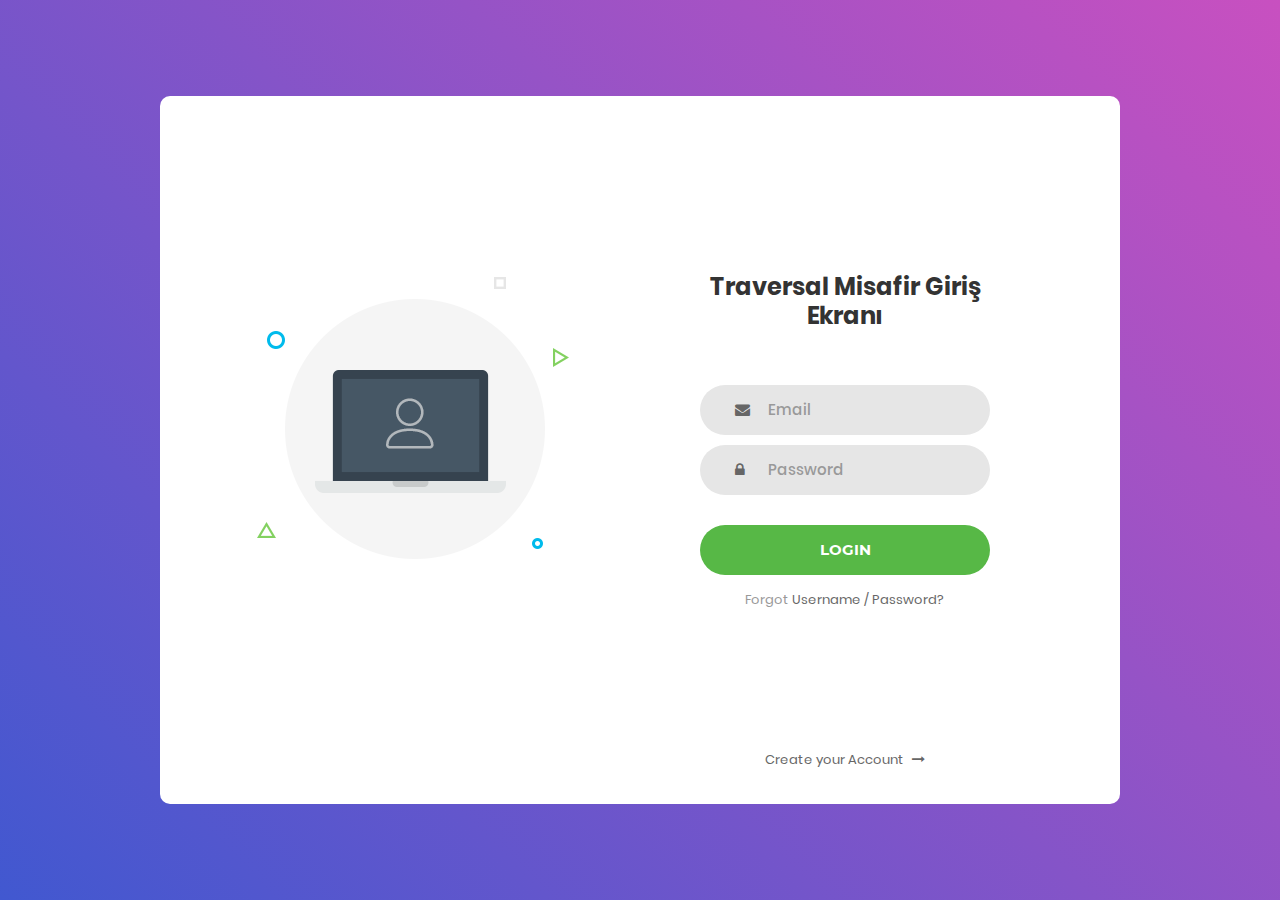
<file: TraversalCoreProject/TraversalCoreProject/wwwroot/Login_v1/index.html>
<!DOCTYPE html>
<html lang="en">
<head>
	<title>Login V1</title>
	<meta charset="UTF-8">
	<meta name="viewport" content="width=device-width, initial-scale=1">
<!--===============================================================================================-->	
	<link rel="icon" type="image/png" href="images/icons/favicon.ico"/>
<!--===============================================================================================-->
	<link rel="stylesheet" type="text/css" href="vendor/bootstrap/css/bootstrap.min.css">
<!--===============================================================================================-->
	<link rel="stylesheet" type="text/css" href="fonts/font-awesome-4.7.0/css/font-awesome.min.css">
<!--===============================================================================================-->
	<link rel="stylesheet" type="text/css" href="vendor/animate/animate.css">
<!--===============================================================================================-->	
	<link rel="stylesheet" type="text/css" href="vendor/css-hamburgers/hamburgers.min.css">
<!--===============================================================================================-->
	<link rel="stylesheet" type="text/css" href="vendor/select2/select2.min.css">
<!--===============================================================================================-->
	<link rel="stylesheet" type="text/css" href="css/util.css">
	<link rel="stylesheet" type="text/css" href="css/main.css">
<!--===============================================================================================-->
</head>
<body>
	
	<div class="limiter">
		<div class="container-login100">
			<div class="wrap-login100">
				<div class="login100-pic js-tilt" data-tilt>
					<img src="images/img-01.png" alt="IMG">
				</div>

				<form class="login100-form validate-form">
					<span class="login100-form-title">
						Traversal Misafir Giriş Ekranı
					</span>

					<div class="wrap-input100 validate-input" data-validate = "Valid email is required: ex@abc.xyz">
						<input class="input100" type="text" name="email" placeholder="Email">
						<span class="focus-input100"></span>
						<span class="symbol-input100">
							<i class="fa fa-envelope" aria-hidden="true"></i>
						</span>
					</div>

					<div class="wrap-input100 validate-input" data-validate = "Password is required">
						<input class="input100" type="password" name="pass" placeholder="Password">
						<span class="focus-input100"></span>
						<span class="symbol-input100">
							<i class="fa fa-lock" aria-hidden="true"></i>
						</span>
					</div>
					
					<div class="container-login100-form-btn">
						<button class="login100-form-btn">
							Login
						</button>
					</div>

					<div class="text-center p-t-12">
						<span class="txt1">
							Forgot
						</span>
						<a class="txt2" href="#">
							Username / Password?
						</a>
					</div>

					<div class="text-center p-t-136">
						<a class="txt2" href="#">
							Create your Account
							<i class="fa fa-long-arrow-right m-l-5" aria-hidden="true"></i>
						</a>
					</div>
				</form>
			</div>
		</div>
	</div>
	
	

	
<!--===============================================================================================-->	
	<script src="vendor/jquery/jquery-3.2.1.min.js"></script>
<!--===============================================================================================-->
	<script src="vendor/bootstrap/js/popper.js"></script>
	<script src="vendor/bootstrap/js/bootstrap.min.js"></script>
<!--===============================================================================================-->
	<script src="vendor/select2/select2.min.js"></script>
<!--===============================================================================================-->
	<script src="vendor/tilt/tilt.jquery.min.js"></script>
	<script >
		$('.js-tilt').tilt({
			scale: 1.1
		})
	</script>
<!--===============================================================================================-->
	<script src="js/main.js"></script>

</body>
</html>
</file>
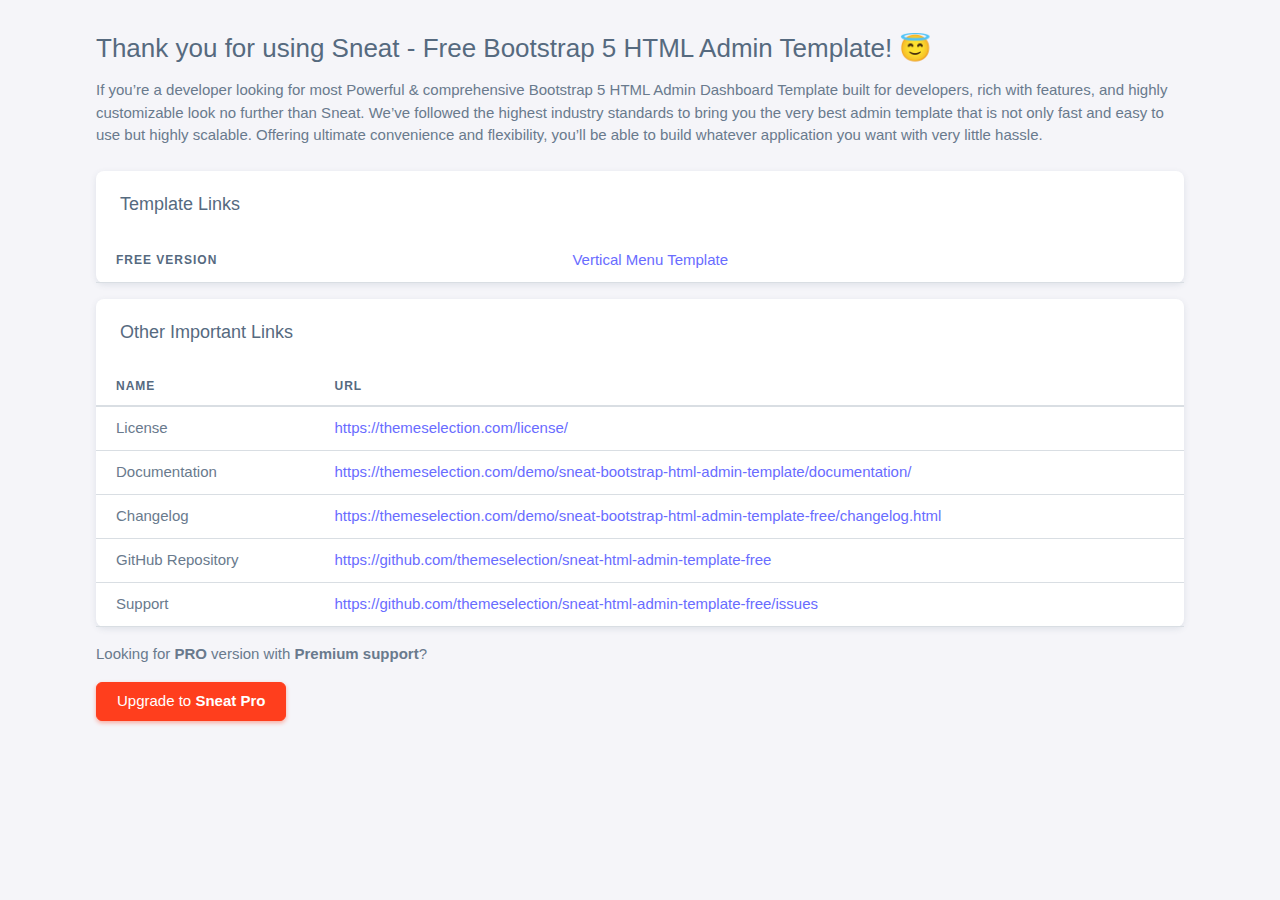
<file: TraversalCoreProject/TraversalCoreProject/wwwroot/sneat/index.html>
<!DOCTYPE html>


<html lang="en" class="light-style  customizer-hide" dir="ltr" data-theme="theme-default" data-assets-path="assets/"
  data-template="vertical-menu-template-no-customizer">

<head>
  <meta charset="utf-8" />
  <meta name="viewport"
    content="width=device-width, initial-scale=1.0, user-scalable=no, minimum-scale=1.0, maximum-scale=1.0" />

  <title>Sneat - Free Bootstrap 5 HTML Admin Template</title>

  <meta name="description" content="" />

  <!-- Favicon -->
  <link rel="icon" type="image/x-icon" href="assets/img/favicon/favicon.ico" />

  <!-- Fonts -->
  <link rel="preconnect" href="https://fonts.googleapis.com">
  <link rel="preconnect" href="https://fonts.gstatic.com" crossorigin>
  <link
    href="https://fonts.googleapis.com/css2?family=Open+Sans:ital,wght@0,300;0,400;0,500;0,600;0,700;1,300;1,400;1,500;1,600;1,700&display=swap"
    rel="stylesheet">

  <!-- Core CSS -->
  <link rel="stylesheet" href="assets/vendor/css/core.css" />
  <link rel="stylesheet" href="assets/vendor/css/theme-default.css" />
  <link rel="stylesheet" href="assets/css/demo.css" />
</head>

<body>

  <!-- Content -->
  <div class="container flex-grow-1 container-p-y my-2">
    <h3>Thank you for using Sneat - Free Bootstrap 5 HTML Admin Template! 😇</h3>
    <p>If you’re a developer looking for most Powerful & comprehensive Bootstrap 5 HTML Admin Dashboard Template built
      for developers, rich with features, and highly customizable look no further than Sneat. We’ve followed the highest
      industry standards to bring you the very best admin template that is not only fast and easy to use but highly
      scalable. Offering ultimate convenience and flexibility, you’ll be able to build whatever application you want
      with very little hassle.</p>

    <!-- Examples -->
    <div class="row mt-sm-4 mt-3">
      <div class="col-12 mb-3">
        <div class="card">
          <h5 class="card-header">Template Links</h5>
          <!-- Template Demo Links -->
          <table class="table">
            <tbody>
              <tr>
                <th>Free Version</th>
                <td><a href="html/index.html" target="_blank">Vertical Menu Template</a></td>
              </tr>
            </tbody>
          </table>
          <!--/ Template Demo Links -->
        </div>
      </div>

      <div class="col-12 mb-3">
        <div class="card">

          <h5 class="card-header">Other Important Links</h5>
          <!-- Other Links -->
          <table class="table">
            <thead>
              <tr>
                <th scope="col">Name</th>
                <th scope="col">URL</th>
              </tr>
            </thead>
            <tbody>

              <tr>
                <td>License </td>
                <td>
                  <a href="https://themeselection.com/license/" target="_blank">https://themeselection.com/license/</a>
                </td>
              </tr>

              <tr>
                <td>Documentation</td>
                <td>
                  <a href="https://themeselection.com/demo/sneat-bootstrap-html-admin-template/documentation/"
                    target="_blank">https://themeselection.com/demo/sneat-bootstrap-html-admin-template/documentation/</a>
                </td>
              </tr>

              <tr>
                <td>Changelog</td>
                <td>
                  <a href="https://themeselection.com/demo/sneat-bootstrap-html-admin-template-free/changelog.html"
                    target="_blank">https://themeselection.com/demo/sneat-bootstrap-html-admin-template-free/changelog.html</a>
                </td>
              </tr>


              <tr>
                <td>GitHub Repository</td>
                <td>
                  <a href="https://github.com/themeselection/sneat-html-admin-template-free"
                    target="_blank">https://github.com/themeselection/sneat-html-admin-template-free</a>
                </td>
              </tr>


              <tr>
                <td>Support</td>
                <td>
                  <a href="https://github.com/themeselection/sneat-html-admin-template-free/issues"
                    target="_blank">https://github.com/themeselection/sneat-html-admin-template-free/issues</a>
                </td>
              </tr>

            </tbody>
          </table>
          <!--/ Other Links -->
        </div>
      </div>

      <div class="col-12 mb-3">
        <p>Looking for <strong>PRO</strong> version with <strong>Premium support</strong>?</p>
        <div class="upgrade-to-pro">
          <a href="https://themeselection.com/products/sneat-bootstrap-html-admin-template/" target="_blank"
            class="btn btn-danger">Upgrade to <strong>Sneat Pro</strong></a>
        </div>
      </div>
    </div>
  </div>
  <!-- / Content -->

</body>

</html>
</file>
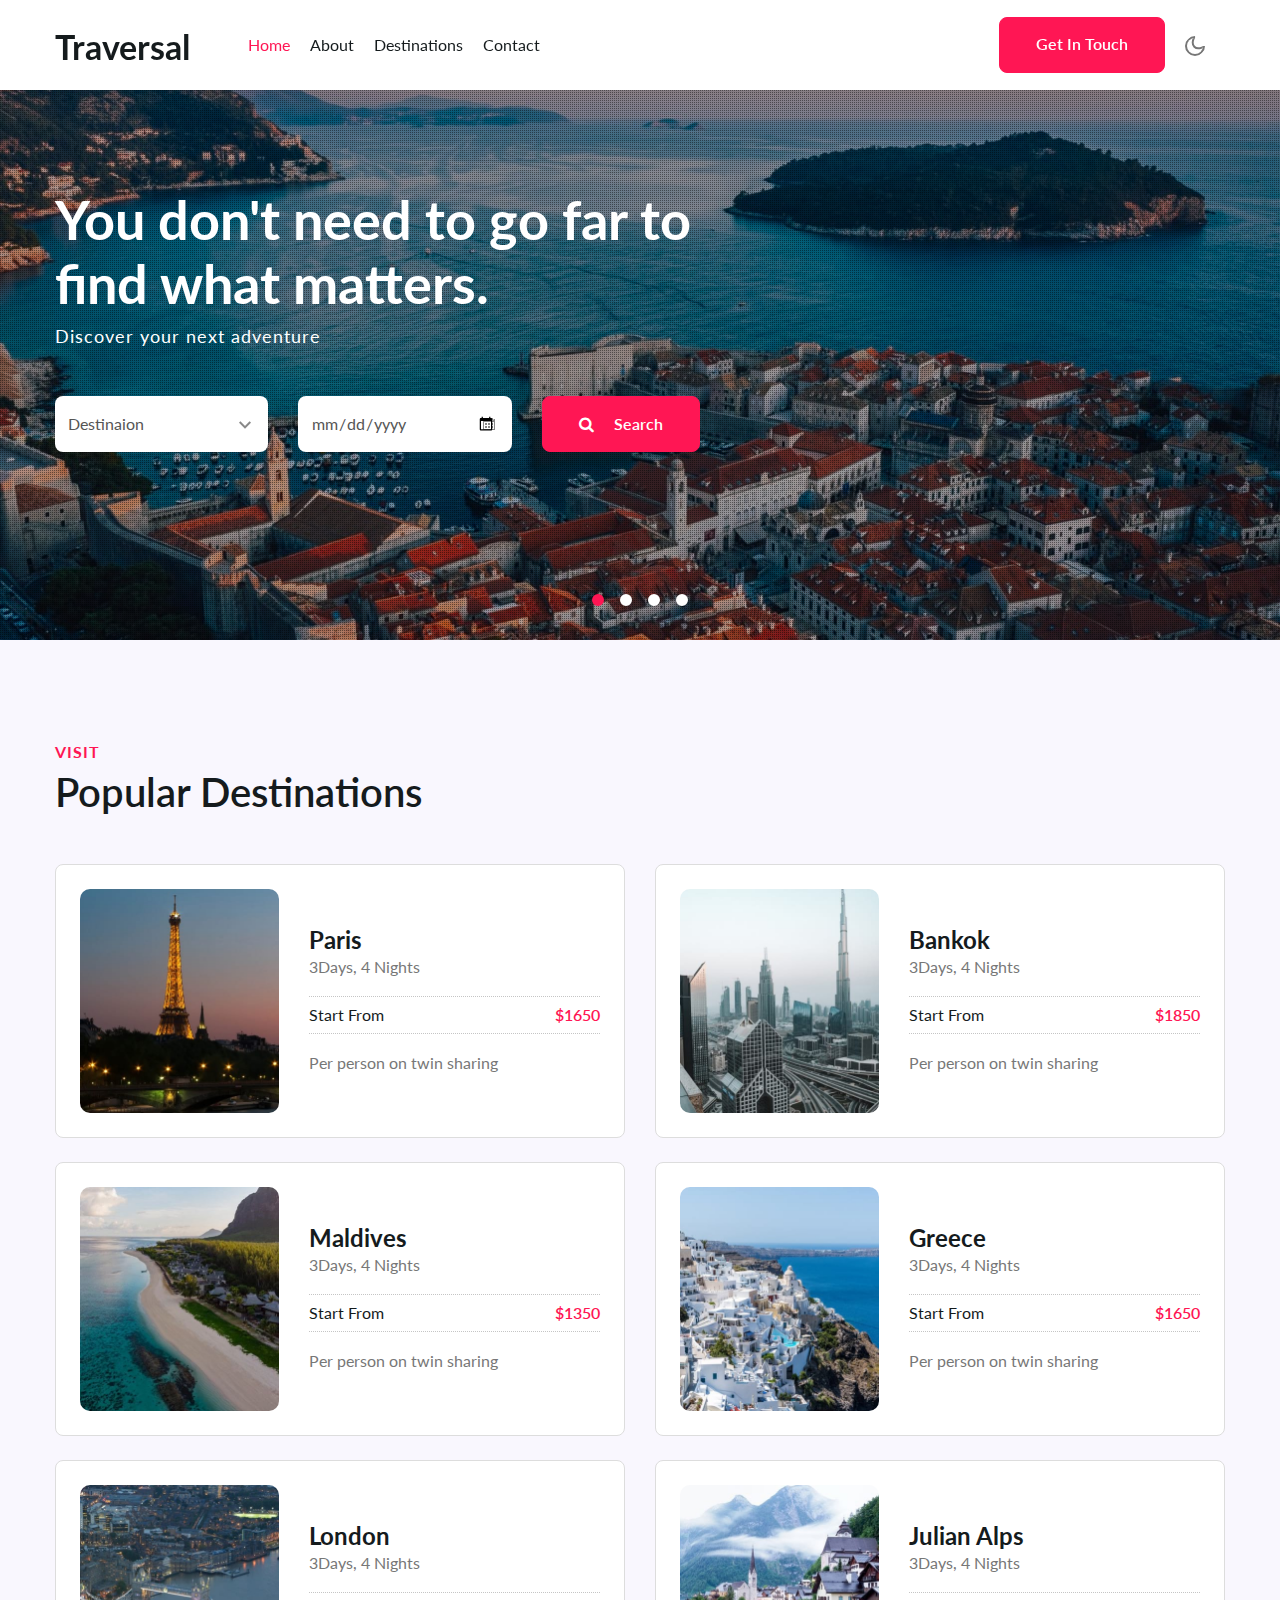
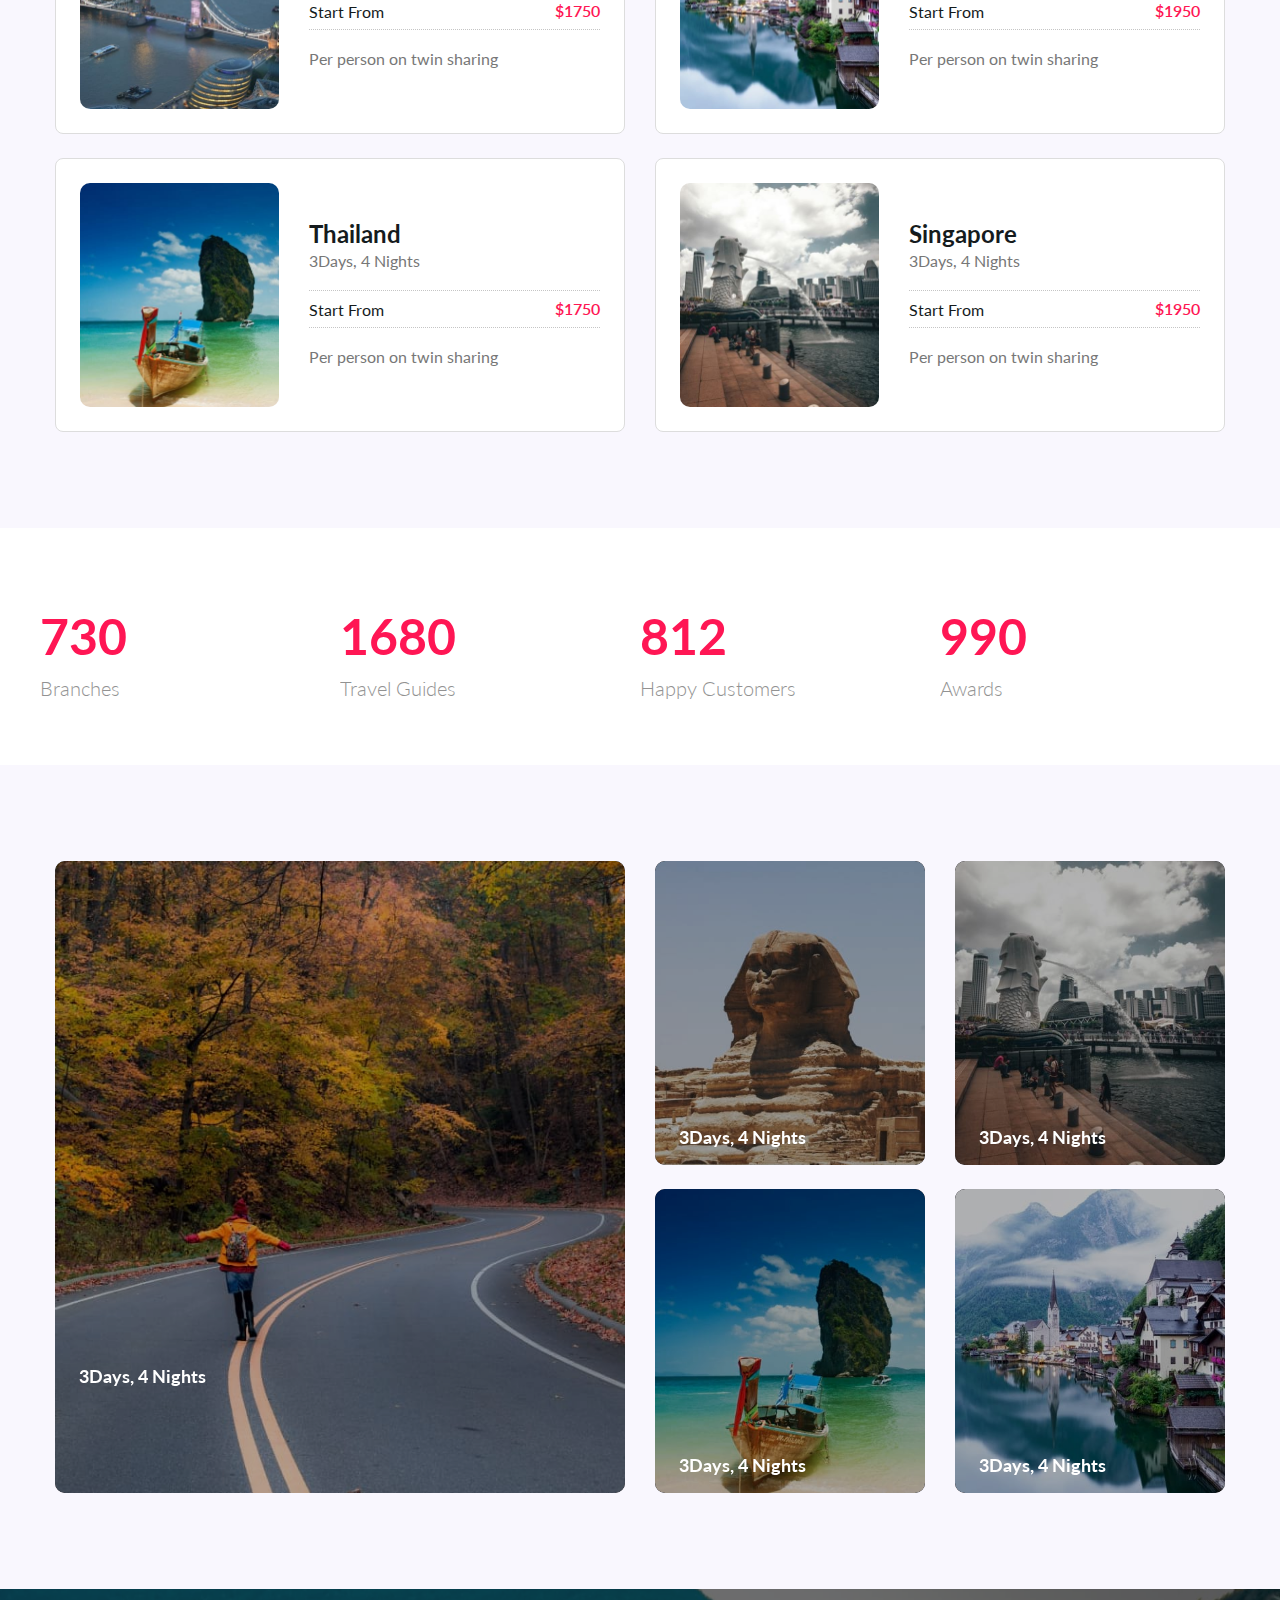
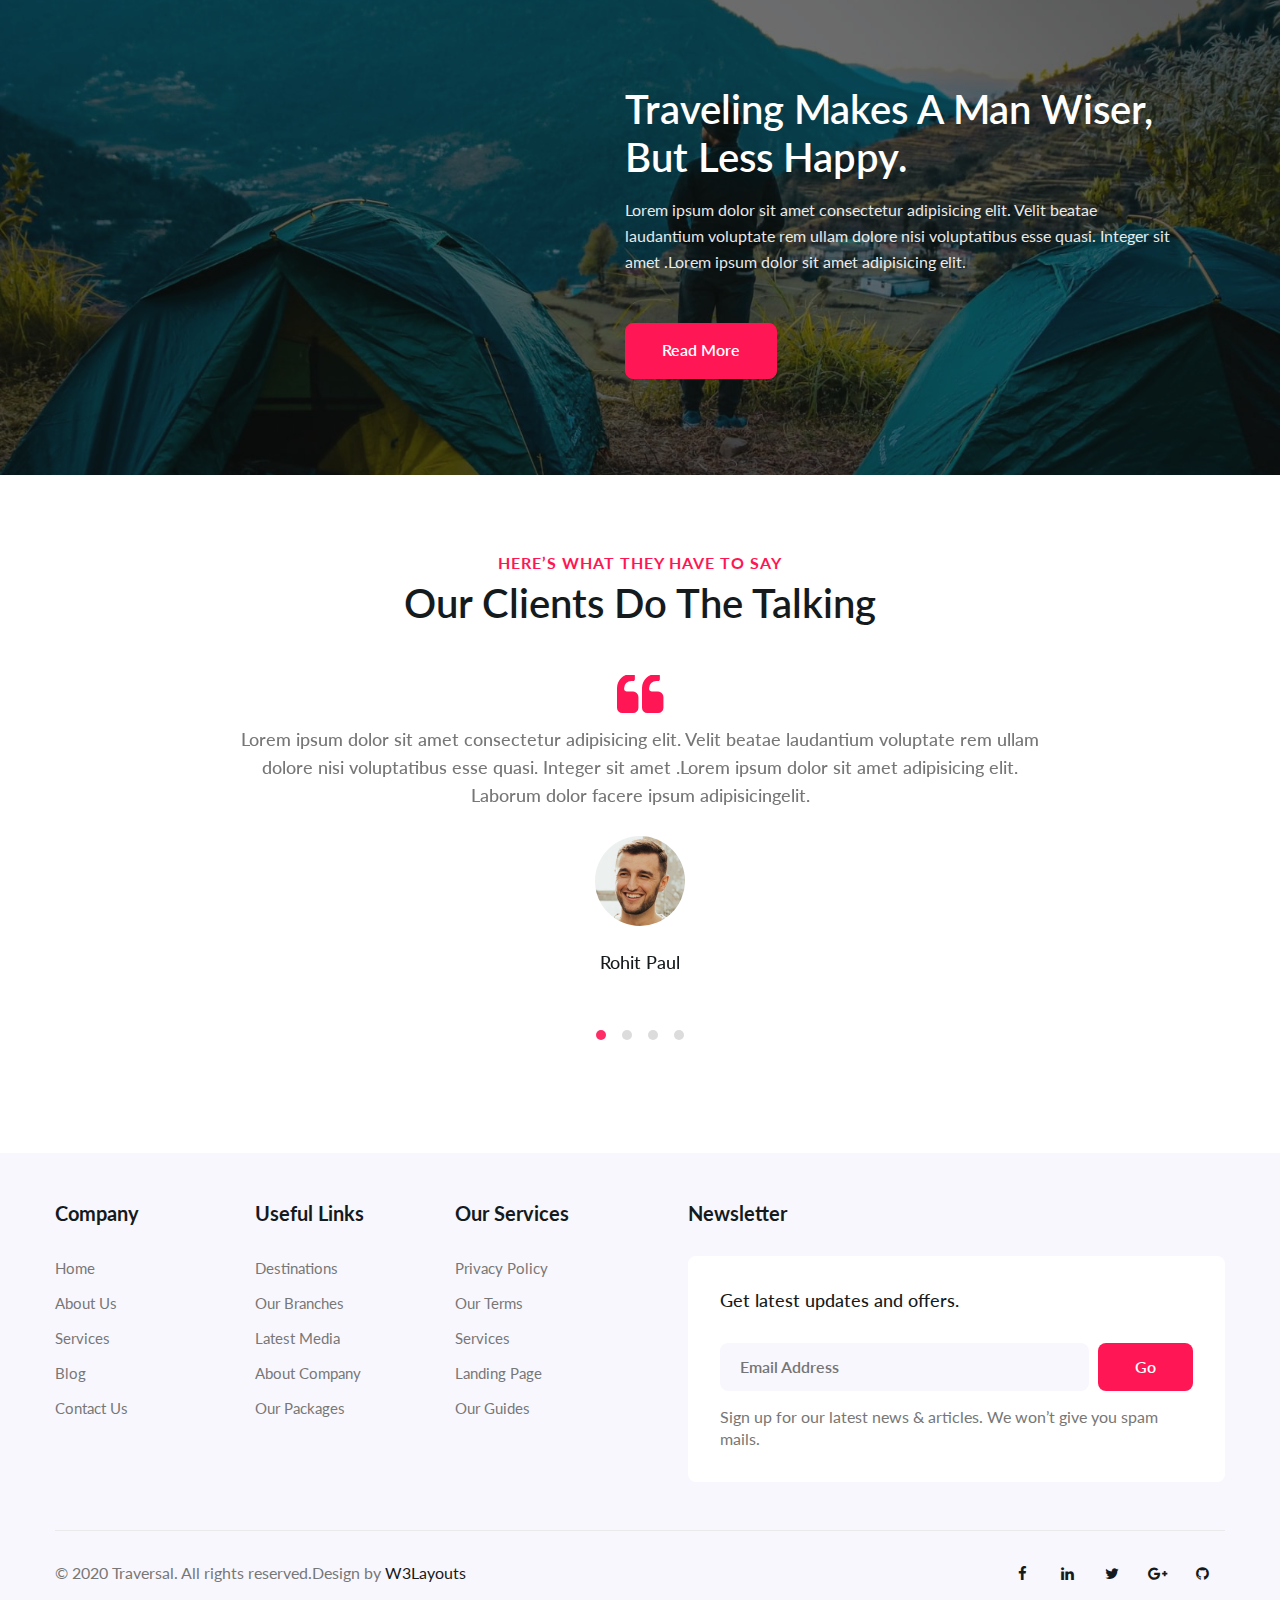
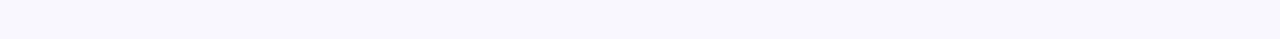
<file: TraversalCoreProject/TraversalCoreProject/wwwroot/Traversal-Theme/index.html>
<!--
Author: W3layouts
Author URL: http://w3layouts.com
-->
<!doctype html>
<html lang="zxx">

<head>
  <!-- Required meta tags -->
  <meta charset="utf-8">
  <meta name="viewport" content="width=device-width, initial-scale=1, shrink-to-fit=no">
  <title>Traversal Travel Category Bootstrap Responsive Template | Home :: W3layouts</title>
  <!-- google fonts -->
  <link href="//fonts.googleapis.com/css2?family=Montserrat:wght@300;400;600;700&display=swap" rel="stylesheet">
  <link href="//fonts.googleapis.com/css2?family=Lato:ital,wght@0,300;0,400;0,700;1,400&display=swap"
    rel="stylesheet">
  <!-- google fonts -->
  <!-- Template CSS -->
  <link rel="stylesheet" href="assets/css/style-starter.css">
  <!-- Template CSS -->
</head>

<body>
  <!--header-->
  <header id="site-header" class="fixed-top">
    <div class="container">
      <nav class="navbar navbar-expand-lg stroke">
        <h1><a class="navbar-brand mr-lg-5" href="index.html">
            Traversal
          </a></h1>
        <!-- if logo is image enable this   
      <a class="navbar-brand" href="#index.html">
          <img src="image-path" alt="Your logo" title="Your logo" style="height:35px;" />
      </a> -->
        <button class="navbar-toggler  collapsed bg-gradient" type="button" data-toggle="collapse"
          data-target="#navbarTogglerDemo02" aria-controls="navbarTogglerDemo02" aria-expanded="false"
          aria-label="Toggle navigation">
          <span class="navbar-toggler-icon fa icon-expand fa-bars"></span>
          <span class="navbar-toggler-icon fa icon-close fa-times"></span>
          </span>
        </button>

        <div class="collapse navbar-collapse" id="navbarTogglerDemo02">
          <ul class="navbar-nav mr-auto">
            <li class="nav-item active">
              <a class="nav-link" href="index.html">Home <span class="sr-only">(current)</span></a>
            </li>
            <li class="nav-item">
              <a class="nav-link" href="about.html">About</a>
            </li>
            <li class="nav-item">
              <a class="nav-link" href="services.html">Destinations</a>
            </li>
    
            <li class="nav-item">
              <a class="nav-link" href="contact.html">Contact</a>
            </li>

          </ul>
        </div>
        <div class="d-lg-block d-none">
          <a href="contact.html" class="btn btn-style btn-secondary">Get In Touch</a>
        </div>
        <!-- toggle switch for light and dark theme -->
        <div class="mobile-position">
          <nav class="navigation">
            <div class="theme-switch-wrapper">
              <label class="theme-switch" for="checkbox">
                <input type="checkbox" id="checkbox">
                <div class="mode-container">
                  <i class="gg-sun"></i>
                  <i class="gg-moon"></i>
                </div>
              </label>
            </div>
          </nav>
        </div>
        <!-- //toggle switch for light and dark theme -->
      </nav>
    </div>
  </header>
  <!-- //header -->
  <!--banner-slider-->
  <!-- main-slider -->
  <section class="w3l-main-slider" id="home">
    <div class="banner-content">
      <div id="demo-1"
        data-zs-src='["assets/images/banner1.jpg", "assets/images/banner2.jpg","assets/images/banner3.jpg", "assets/images/banner4.jpg"]'
        data-zs-overlay="dots">
        <div class="demo-inner-content">
          <div class="container">
            <div class="banner-infhny">
              <h3>You don't need to go far to find what matters.</h3>
              <h6 class="mb-3">Discover your next adventure</h6>
              <div class="flex-wrap search-wthree-field mt-md-5 mt-4">
                <form action="#" method="post" class="booking-form">
                  <div class="row book-form">
                    <div class="form-input col-md-4 mt-md-0 mt-3">

                      <select name="selectpicker" class="selectpicker">
                        <option value="">Destinaion</option>
                        <option value="africa">Africa</option>
                        <option value="america">America</option>
                        <option value="asia">Asia</option>
                        <option value="eastern-europe">Eastern Europe</option>
                        <option value="europe">Europe</option>
                        <option value="south-america">South America</option>
                      </select>

                    </div>
                    <div class="form-input col-md-4 mt-md-0 mt-3">

                      <input type="date" name="" placeholder="Date" required="">
                    </div>
                    <div class="bottom-btn col-md-4 mt-md-0 mt-3">
                      <button class="btn btn-style btn-secondary"><span class="fa fa-search mr-3"
                          aria-hidden="true"></span> Search</button>
                    </div>
                  </div>
                </form>
              </div>
            </div>
          </div>
        </div>
      </div>
    </div>
  </section>
  <!-- /main-slider -->
  <!-- //banner-slider-->

  <!--/grids-->
  <section class="w3l-grids-3 py-5">
    <div class="container py-md-5">
      <div class="title-content text-left mb-lg-5 mb-4">
        <h6 class="sub-title">Visit</h6>
        <h3 class="hny-title">Popular Destinations</h3>
      </div>
      <div class="row bottom-ab-grids">
  <!--/row-grids-->
        <div class="col-lg-6 subject-card mt-lg-0 mt-4">
          <div class="subject-card-header p-4">
            <a href="#" class="card_title p-lg-4d-block">
              <div class="row align-items-center">
                <div class="col-sm-5 subject-img">
                  <img src="assets/images/g1.jpg" class="img-fluid" alt="">
                </div>
                <div class="col-sm-7 subject-content mt-sm-0 mt-4">
                  <h4>Paris</h4>
                  <p>3Days, 4 Nights</p>
                  <div class="dst-btm">
                    <h6 class=""> Start From </h6>
                    <span>$1650</span>
                  </div>
                  <p class="sub-para">Per person on twin sharing</p>
                </div>
              </div>
            </a>
          </div>
        </div>
        <div class="col-lg-6 subject-card mt-lg-0 mt-4">
          <div class="subject-card-header p-4">
            <a href="#" class="card_title p-lg-4d-block">
              <div class="row align-items-center">
                <div class="col-sm-5 subject-img">
                  <img src="assets/images/g2.jpg" class="img-fluid" alt="">
                </div>
                <div class="col-sm-7 subject-content mt-sm-0 mt-4">
                  <h4>Bankok</h4>
                  <p>3Days, 4 Nights</p>
                  <div class="dst-btm">
                    <h6 class=""> Start From </h6>
                    <span>$1850</span>
                  </div>
                  <p class="sub-para">Per person on twin sharing</p>
                </div>
              </div>
            </a>
          </div>
        </div>
          <!--//row-grids-->
            <!--/row-grids-->
        <div class="col-lg-6 subject-card mt-4">
          <div class="subject-card-header p-4">
            <a href="#" class="card_title p-lg-4d-block">
              <div class="row align-items-center">
                <div class="col-sm-5 subject-img">
                  <img src="assets/images/g3.jpg" class="img-fluid" alt="">
                </div>
                <div class="col-sm-7 subject-content mt-sm-0 mt-4">
                  <h4>Maldives</h4>
                  <p>3Days, 4 Nights</p>
                  <div class="dst-btm">
                    <h6 class=""> Start From </h6>
                    <span>$1350</span>
                  </div>
                  <p class="sub-para">Per person on twin sharing</p>
                </div>
              </div>
            </a>
          </div>
        </div>
        <div class="col-lg-6 subject-card mt-4">
          <div class="subject-card-header p-4">
            <a href="#" class="card_title p-lg-4d-block">
              <div class="row align-items-center">
                <div class="col-sm-5 subject-img">
                  <img src="assets/images/g4.jpg" class="img-fluid" alt="">
                </div>
                <div class="col-sm-7 subject-content mt-sm-0 mt-4">
                  <h4>Greece</h4>
                  <p>3Days, 4 Nights</p>
                  <div class="dst-btm">
                    <h6 class=""> Start From </h6>
                    <span>$1650</span>
                  </div>
                  <p class="sub-para">Per person on twin sharing</p>
                </div>
              </div>
            </a>
          </div>
        </div>
          <!--//row-grids-->
            <!--/row-grids-->
        <div class="col-lg-6 subject-card mt-4">
          <div class="subject-card-header p-4">
            <a href="#" class="card_title p-lg-4d-block">
              <div class="row align-items-center">
                <div class="col-sm-5 subject-img">
                  <img src="assets/images/g5.jpg" class="img-fluid" alt="">
                </div>
                <div class="col-sm-7 subject-content mt-sm-0 mt-4">
                  <h4>London</h4>
                  <p>3Days, 4 Nights</p>
                  <div class="dst-btm">
                    <h6 class=""> Start From </h6>
                    <span>$1750</span>
                  </div>
                  <p class="sub-para">Per person on twin sharing</p>
                </div>
              </div>
            </a>
          </div>
        </div>
        <div class="col-lg-6 subject-card mt-4">
          <div class="subject-card-header p-4">
            <a href="#" class="card_title p-lg-4d-block">
              <div class="row align-items-center">
                <div class="col-sm-5 subject-img">
                  <img src="assets/images/g6.jpg" class="img-fluid" alt="">
                </div>
                <div class="col-sm-7 subject-content mt-sm-0 mt-4">
                  <h4>Julian Alps</h4>
                  <p>3Days, 4 Nights</p>
                  <div class="dst-btm">
                    <h6 class=""> Start From </h6>
                    <span>$1950</span>
                  </div>
                  <p class="sub-para">Per person on twin sharing</p>
                </div>
              </div>
            </a>
          </div>
        </div>
          <!--//row-grids-->
                  <!--/row-grids-->
        <div class="col-lg-6 subject-card mt-4">
          <div class="subject-card-header p-4">
            <a href="#" class="card_title p-lg-4d-block">
              <div class="row align-items-center">
                <div class="col-sm-5 subject-img">
                  <img src="assets/images/g7.jpg" class="img-fluid" alt="">
                </div>
                <div class="col-sm-7 subject-content mt-sm-0 mt-4">
                  <h4>Thailand</h4>
                  <p>3Days, 4 Nights</p>
                  <div class="dst-btm">
                    <h6 class=""> Start From </h6>
                    <span>$1750</span>
                  </div>
                  <p class="sub-para">Per person on twin sharing</p>
                </div>
              </div>
            </a>
          </div>
        </div>
        <div class="col-lg-6 subject-card mt-4">
          <div class="subject-card-header p-4">
            <a href="#" class="card_title p-lg-4d-block">
              <div class="row align-items-center">
                <div class="col-sm-5 subject-img">
                  <img src="assets/images/g8.jpg" class="img-fluid" alt="">
                </div>
                <div class="col-sm-7 subject-content mt-sm-0 mt-4">
                  <h4>Singapore</h4>
                  <p>3Days, 4 Nights</p>
                  <div class="dst-btm">
                    <h6 class=""> Start From </h6>
                    <span>$1950</span>
                  </div>
                  <p class="sub-para">Per person on twin sharing</p>
                </div>
              </div>
            </a>
          </div>
        </div>
          <!--//row-grids-->
      </div>
    </div>
  </section>
  <!--//grids-->
  <!-- stats -->
  <section class="w3l-stats py-5" id="stats">
    <div class="gallery-inner container py-lg-0 py-3">
      <div class="row stats-con pb-lg-3">
        <div class="col-lg-3 col-6 stats_info counter_grid">
          <p class="counter">730</p>
          <h4>Branches</h4>
        </div>
        <div class="col-lg-3 col-6 stats_info counter_grid1">
          <p class="counter">1680</p>
          <h4>Travel Guides</h4>
        </div>
        <div class="col-lg-3 col-6 stats_info counter_grid mt-lg-0 mt-5">
          <p class="counter">812</p>
          <h4>Happy Customers</h4>
        </div>
        <div class="col-lg-3 col-6 stats_info counter_grid2 mt-lg-0 mt-5">
          <p class="counter">990</p>
          <h4>Awards</h4>
        </div>
      </div>
    </div>
  </section>
  <!-- //stats -->
  <!--/-->
  <div class="best-rooms py-5">
    <div class="container py-md-5">
        <div class="ban-content-inf row">
            <div class="maghny-gd-1 col-lg-6">
              <div class="maghny-grid">
                <figure class="effect-lily border-radius  m-0">
                    <img class="img-fluid" src="assets/images/g10.jpg" alt="" />
                    <figcaption>
                        <div>
                            <h4>3Days, 4 Nights</h4>
                            <p>From 1720$ </p>
                        </div>

                    </figcaption>
                </figure>
            </div>
            </div>
            <div class="maghny-gd-1 col-lg-6 mt-lg-0 mt-4">
                <div class="row">
                    <div class="maghny-gd-1 col-6">
                        <div class="maghny-grid">
                            <figure class="effect-lily border-radius">
                                <img class="img-fluid" src="assets/images/g9.jpg" alt="" />
                                <figcaption>
                                    <div>
                                        <h4>3Days, 4 Nights</h4>
                                        <p>From 1220$ </p>
                                    </div>

                                </figcaption>
                            </figure>
                        </div>
                    </div>
                    <div class="maghny-gd-1 col-6">
                        <div class="maghny-grid">
                            <figure class="effect-lily border-radius">
                                <img class="img-fluid" src="assets/images/g8.jpg" alt="" />
                                <figcaption>
                                    <div>
                                        <h4>3Days, 4 Nights</h4>
                                        <p>From 1620$ </p>
                                    </div>

                                </figcaption>
                            </figure>
                        </div>
                    </div>
                    <div class="maghny-gd-1 col-6 mt-4">
                        <div class="maghny-grid">
                            <figure class="effect-lily border-radius">
                                <img class="img-fluid" src="assets/images/g7.jpg" alt="" />
                                <figcaption>
                                    <div>
                                        <h4>3Days, 4 Nights</h4>
                                        <p>From 1820$ </p>
                                    </div>

                                </figcaption>
                            </figure>
                        </div>
                    </div>
                    <div class="maghny-gd-1 col-6 mt-4">
                        <div class="maghny-grid">
                            <figure class="effect-lily border-radius">
                                <img class="img-fluid" src="assets/images/g6.jpg" alt="" />
                                <figcaption>
                                    <div>
                                        <h4>3Days, 4 Nights</h4>
                                        <p>From 1520$ </p>
                                    </div>

                                </figcaption>
                            </figure>
                        </div>
                    </div>
                </div>
            </div>
        </div>
    </div>
</div>
  <!-- //stats -->
  <!--/w3l-bottom-->
  <section class="w3l-bottom py-5">
    <div class="container py-md-4 py-3 text-center">
      <div class="row my-lg-4 mt-4">
        <div class="col-lg-9 col-md-10 ml-auto">
          <div class="bottom-info ml-auto">
            <div class="header-section text-left">
              <h3 class="hny-title two">Traveling makes a man wiser, but less happy.</h3>
              <p class="mt-3 pr-lg-5">Lorem ipsum dolor sit amet consectetur adipisicing elit. Velit beatae laudantium
                voluptate rem ullam dolore nisi voluptatibus esse quasi. Integer sit amet .Lorem ipsum dolor sit
                amet adipisicing elit.</p>
              <a href="about.html" class="btn btn-style btn-secondary mt-5">Read More</a>
            </div>
           

          </div>
        </div>
      </div>
    </div>
  </section>
  <!--//w3l-bottom-->
  <!-- testimonials -->
  <section class="w3l-clients" id="clients">
    <!-- /grids -->
    <div class="cusrtomer-layout py-5">
      <div class="container py-lg-4 py-md-3 pb-lg-0">
        <div class="heading text-center mx-auto">
          <h6 class="sub-title text-center">Here’s what they have to say</h6>
          <h3 class="hny-title mb-md-5 mb-4">our clients do the talking</h3>
        </div>
        <!-- /grids -->
        <div class="testimonial-width">
          <div id="owl-demo1" class="owl-two owl-carousel owl-theme">
            <div class="item">
              <div class="testimonial-content">
                <div class="testimonial">
                  <blockquote>
                    <span class="fa fa-quote-left" aria-hidden="true"></span>
                    Lorem ipsum dolor sit amet consectetur adipisicing elit. Velit beatae laudantium
                    voluptate rem ullam dolore nisi voluptatibus esse quasi. Integer sit amet .Lorem ipsum dolor sit
                    amet adipisicing elit. Laborum dolor facere ipsum adipisicingelit.
                  </blockquote>
                  <div class="testi-des">
                    <div class="test-img"><img src="assets/images/c1.jpg" class="img-fluid" alt="client-img">
                    </div>
                    <div class="peopl align-self">
                      <h3>Rohit Paul</h3>
                      <p class="indentity">Example City</p>
                    </div>
                  </div>
                </div>
              </div>
            </div>
            <div class="item">
              <div class="testimonial-content">
                <div class="testimonial">
                  <blockquote>
                    <span class="fa fa-quote-left" aria-hidden="true"></span>
                    Lorem ipsum dolor sit amet consectetur adipisicing elit. Velit beatae laudantium
                    voluptate rem ullam dolore nisi voluptatibus esse quasi. Integer sit amet .Lorem ipsum dolor sit
                    amet adipisicing elit. Laborum dolor facere ipsum adipisicingelit.
                  </blockquote>
                  <div class="testi-des">
                    <div class="test-img"><img src="assets/images/c2.jpg" class="img-fluid" alt="client-img">
                    </div>
                    <div class="peopl align-self">
                      <h3>Shveta</h3>
                      <p class="indentity">Example City</p>
                    </div>
                  </div>
                </div>
              </div>
            </div>
            <div class="item">
              <div class="testimonial-content">
                <div class="testimonial">
                  <blockquote>
                    <span class="fa fa-quote-left" aria-hidden="true"></span>
                    Lorem ipsum dolor sit amet consectetur adipisicing elit. Velit beatae laudantium
                    voluptate rem ullam dolore nisi voluptatibus esse quasi. Integer sit amet .Lorem ipsum dolor sit
                    amet adipisicing elit. Laborum dolor facere ipsum adipisicingelit.
                  </blockquote>
                  <div class="testi-des">
                    <div class="test-img"><img src="assets/images/c3.jpg" class="img-fluid" alt="client-img">
                    </div>
                    <div class="peopl align-self">
                      <h3>Roy Linderson</h3>
                      <p class="indentity">Example City</p>
                    </div>
                  </div>
                </div>
              </div>
            </div>
            <div class="item">
              <div class="testimonial-content">
                <div class="testimonial">
                  <blockquote>
                    <span class="fa fa-quote-left" aria-hidden="true"></span>
                    Lorem ipsum dolor sit amet consectetur adipisicing elit. Velit beatae laudantium
                    voluptate rem ullam dolore nisi voluptatibus esse quasi. Integer sit amet .Lorem ipsum dolor sit
                    amet adipisicing elit. Laborum dolor facere ipsum adipisicingelit.
                  </blockquote>
                  <div class="testi-des">
                    <div class="test-img"><img src="assets/images/c4.jpg" class="img-fluid" alt="client-img">
                    </div>
                    <div class="peopl align-self">
                      <h3>Mike Thyson</h3>
                      <p class="indentity">Example City</p>
                    </div>
                  </div>
                </div>
              </div>
            </div>


          </div>
        </div>
      </div>
      <!-- /grids -->
    </div>
    <!-- //grids -->
  </section>
  <!-- //testimonials -->

  <!--/w3l-footer-29-main-->
  <footer>
    <!-- footer -->
    <section class="w3l-footer">
      <div class="w3l-footer-16-main py-5">
        <div class="container">
          <div class="row">
            <div class="col-lg-6 column">
              <div class="row">
                <div class="col-md-4 column">
                  <h3>Company</h3>
                  <ul class="footer-gd-16">
                    <li><a href="index.html">Home</a></li>
                    <li><a href="about.html">About Us</a></li>
                    <li><a href="services.html">Services</a></li>
                    <li><a href="blog.html">Blog</a></li>
                    <li><a href="contact.html">Contact Us</a></li>
                  </ul>
                </div>
                <div class="col-md-4 column mt-md-0 mt-4">
                  <h3>Useful Links</h3>
                  <ul class="footer-gd-16">
                    <li><a href="#url">Destinations</a></li>
                    <li><a href="#url">Our Branches</a></li>
                    <li><a href="#url">Latest Media</a></li>
                    <li><a href="about.html">About Company</a></li>
                    <li><a href="#url">Our Packages</a></li>
                  </ul>
                </div>
                <div class="col-md-4 column mt-md-0 mt-4">
                  <h3>Our Services</h3>
                  <ul class="footer-gd-16">
                    <li><a href="#url">Privacy Policy</a></li>
                    <li><a href="#url">Our Terms</a></li>
                    <li><a href="services.html">Services</a></li>
                    <li><a href="landing-single.html">Landing Page</a></li>
                    <li><a href="#url">Our Guides</a></li>
                  </ul>
                </div>
              </div>
            </div>
            <div class="col-lg-6 col-md-12 column pl-lg-5 column4 mt-lg-0 mt-5">
              <h3>Newsletter </h3>
              <div class="end-column">
                <h4>Get latest updates and offers.</h4>
                <form action="#" class="subscribe" method="post">
                  <input type="email" name="email" placeholder="Email Address" required="">
                  <button type="submit">Go</button>
                </form>
                <p>Sign up for our latest news & articles. We won’t give you spam mails.</p>
              </div>
            </div>
          </div>
          <div class="d-flex below-section justify-content-between align-items-center pt-4 mt-5">
            <div class="columns text-lg-left text-center">
              <p>&copy; 2020 Traversal. All rights reserved.Design by <a href="https://w3layouts.com/" target="_blank">
                W3Layouts</a>
              </p>
            </div>
            <div class="columns-2 mt-lg-0 mt-3">
              <ul class="social">
                <li><a href="#facebook"><span class="fa fa-facebook" aria-hidden="true"></span></a>
                </li>
                <li><a href="#linkedin"><span class="fa fa-linkedin" aria-hidden="true"></span></a>
                </li>
                <li><a href="#twitter"><span class="fa fa-twitter" aria-hidden="true"></span></a>
                </li>
                <li><a href="#google"><span class="fa fa-google-plus" aria-hidden="true"></span></a>
                </li>
                <li><a href="#github"><span class="fa fa-github" aria-hidden="true"></span></a>
                </li>
              </ul>
            </div>
          </div>
        </div>
      </div>
  
      <!-- move top -->
      <button onclick="topFunction()" id="movetop" title="Go to top">
        <span class="fa fa-angle-up"></span>
      </button>
      <script>
        // When the user scrolls down 20px from the top of the document, show the button
        window.onscroll = function () {
          scrollFunction()
        };
  
        function scrollFunction() {
          if (document.body.scrollTop > 20 || document.documentElement.scrollTop > 20) {
            document.getElementById("movetop").style.display = "block";
          } else {
            document.getElementById("movetop").style.display = "none";
          }
        }
  
        // When the user clicks on the button, scroll to the top of the document
        function topFunction() {
          document.body.scrollTop = 0;
          document.documentElement.scrollTop = 0;
        }
      </script>
      <!-- //move top -->
      <script>
        $(function () {
          $('.navbar-toggler').click(function () {
            $('body').toggleClass('noscroll');
          })
        });
      </script>
    </section>
    <!-- //footer -->
  </footer>
  <!-- Template JavaScript -->
  <script src="assets/js/jquery-3.3.1.min.js"></script>
  <script src="assets/js/theme-change.js"></script>
  <!--/slider-js-->
  <script src="assets/js/jquery.min.js"></script>
  <script src="assets/js/modernizr-2.6.2.min.js"></script>
  <script src="assets/js/jquery.zoomslider.min.js"></script>
  <!--//slider-js-->
  <script src="assets/js/owl.carousel.js"></script>
  <!-- script for tesimonials carousel slider -->
  <script>
    $(document).ready(function () {
      $("#owl-demo1").owlCarousel({
        loop: true,
        margin: 20,
        nav: false,
        responsiveClass: true,
        responsive: {
          0: {
            items: 1,
            nav: false
          },
          736: {
            items: 1,
            nav: false
          },
          1000: {
            items: 1,
            nav: false,
            loop: true
          }
        }
      })
    })
  </script>
  <!-- //script for tesimonials carousel slider -->
  <!-- stats number counter-->
  <script src="assets/js/jquery.waypoints.min.js"></script>
  <script src="assets/js/jquery.countup.js"></script>
  <script>
    $('.counter').countUp();
  </script>
  <!-- //stats number counter -->

  <!--/MENU-JS-->
  <script>
    $(window).on("scroll", function () {
      var scroll = $(window).scrollTop();

      if (scroll >= 80) {
        $("#site-header").addClass("nav-fixed");
      } else {
        $("#site-header").removeClass("nav-fixed");
      }
    });

    //Main navigation Active Class Add Remove
    $(".navbar-toggler").on("click", function () {
      $("header").toggleClass("active");
    });
    $(document).on("ready", function () {
      if ($(window).width() > 991) {
        $("header").removeClass("active");
      }
      $(window).on("resize", function () {
        if ($(window).width() > 991) {
          $("header").removeClass("active");
        }
      });
    });
  </script>
  <!--//MENU-JS-->

  <script src="assets/js/bootstrap.min.js"></script>

</body>

</html>
</file>
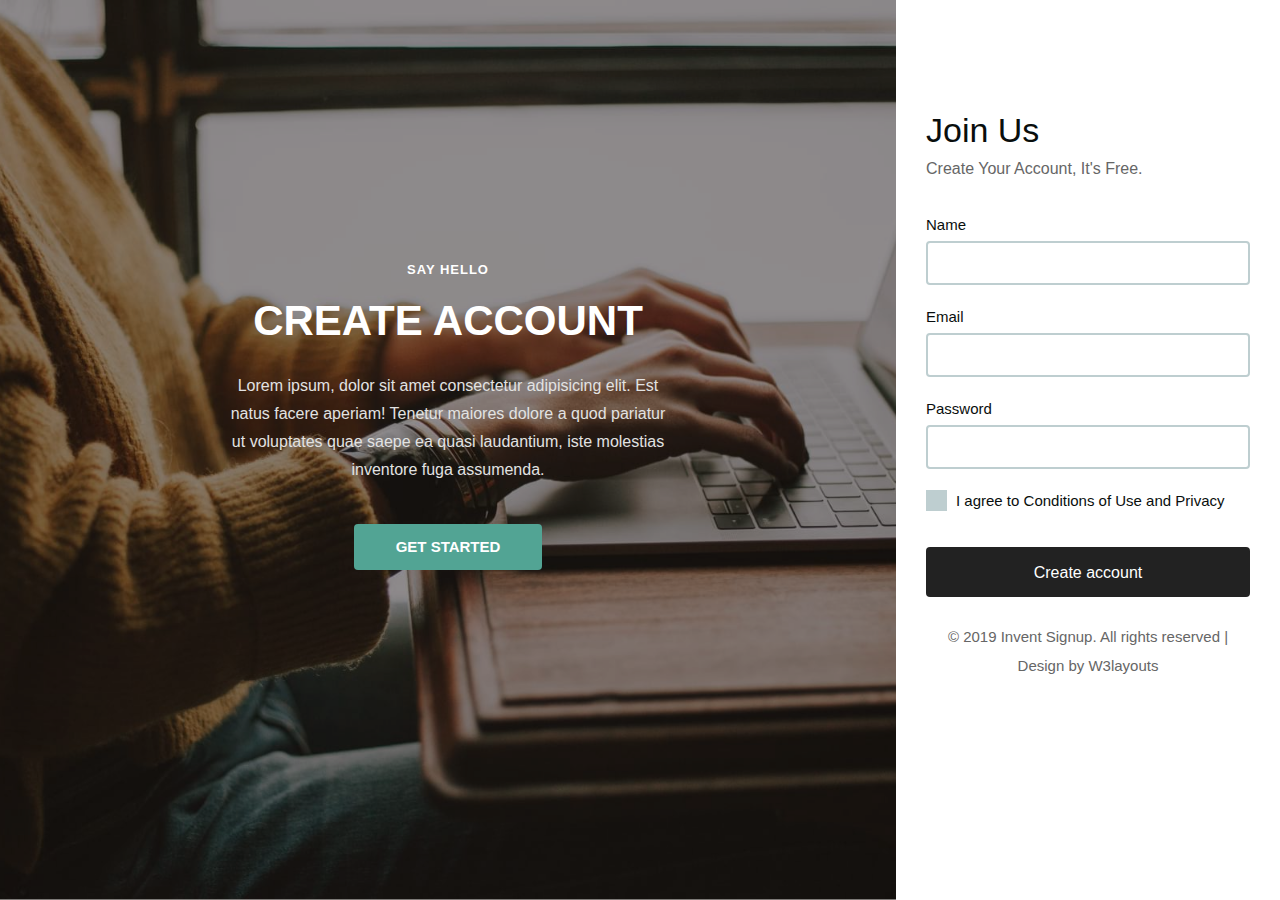
<file: TraversalCoreProject/TraversalCoreProject/wwwroot/web/index.html>
<!--
Author: W3layouts
Author URL: http://w3layouts.com
-->
<!DOCTYPE html>
<html lang="zxx">

<head>
	<title>Invent Signup Form Responsive Widget Template | Home :: W3layouts</title>
	<!-- Meta tag Keywords -->
	<meta name="viewport" content="width=device-width, initial-scale=1">
	<meta charset="UTF-8" />
	<meta name="keywords"
		content="Invent Signup Form Responsive web template, Bootstrap Web Templates, Flat Web Templates, Android Compatible web template, Smartphone Compatible web template, free webdesigns for Nokia, Samsung, LG, SonyEricsson, Motorola web design" />
	<script>
		addEventListener("load", function () {
			setTimeout(hideURLbar, 0);
		}, false);

		function hideURLbar() {
			window.scrollTo(0, 1);
		}
	</script>
	<!-- //Meta tag Keywords -->
	<!--/Style-CSS -->
	<link rel="stylesheet" href="css/style.css" type="text/css" media="all" />
	<!--//Style-CSS -->
</head>

<body>
	<!-- /login-section -->
	<section class="w3l-login-6">
		<div class="login-hny">
			<div class="form-content">
				<div class="form-right">
					<div class="overlay">
						<div class="grid-info-form">
							<h5>Say hello</h5>
							<h3>CREATE ACCOUNT </h3>
							<p>Lorem ipsum, dolor sit amet consectetur adipisicing elit. Est natus facere aperiam!
								Tenetur maiores dolore a quod pariatur ut voluptates quae saepe ea quasi laudantium,
								iste molestias inventore fuga assumenda.</p>
							<a href="index.html" class="read-more-1 btn">Get Started</a>
						</div>
					
					</div>
				</div>
				<div class="form-left">
					<div class="middle">
						<h4>Join Us</h4>
						<p>Create Your Account, It's Free.</p>
					</div>
					<form action="#" method="post" class="signin-form">
							<div class="form-input">
								<label>Name</label>
								<input type="text" name="" placeholder="" required />
							</div>
							<div class="form-input">
								<label>Email</label>
								<input type="email" name="" placeholder="" required />
							</div>
							<div class="form-input">
								<label>Password</label>
								<input type="password" name="" placeholder="" required />
							</div>
							
							<label class="container">I agree to <a href="#">Conditions</a> of Use and <a href="#">Privacy</a>
								<input type="checkbox">
								<span class="checkmark"></span>
							</label>
							<button class="btn">Create account</button>
					</form>
					<div class="copy-right text-center">
						<p>© 2019 Invent Signup. All rights reserved | Design by
								<a href="http://w3layouts.com/" target="_blank">W3layouts</a></p>
					 </div>
				</div>
				
			</div>
			
		</div>
	</section>
	<!-- //login-section -->
</body>

</html>
</file>
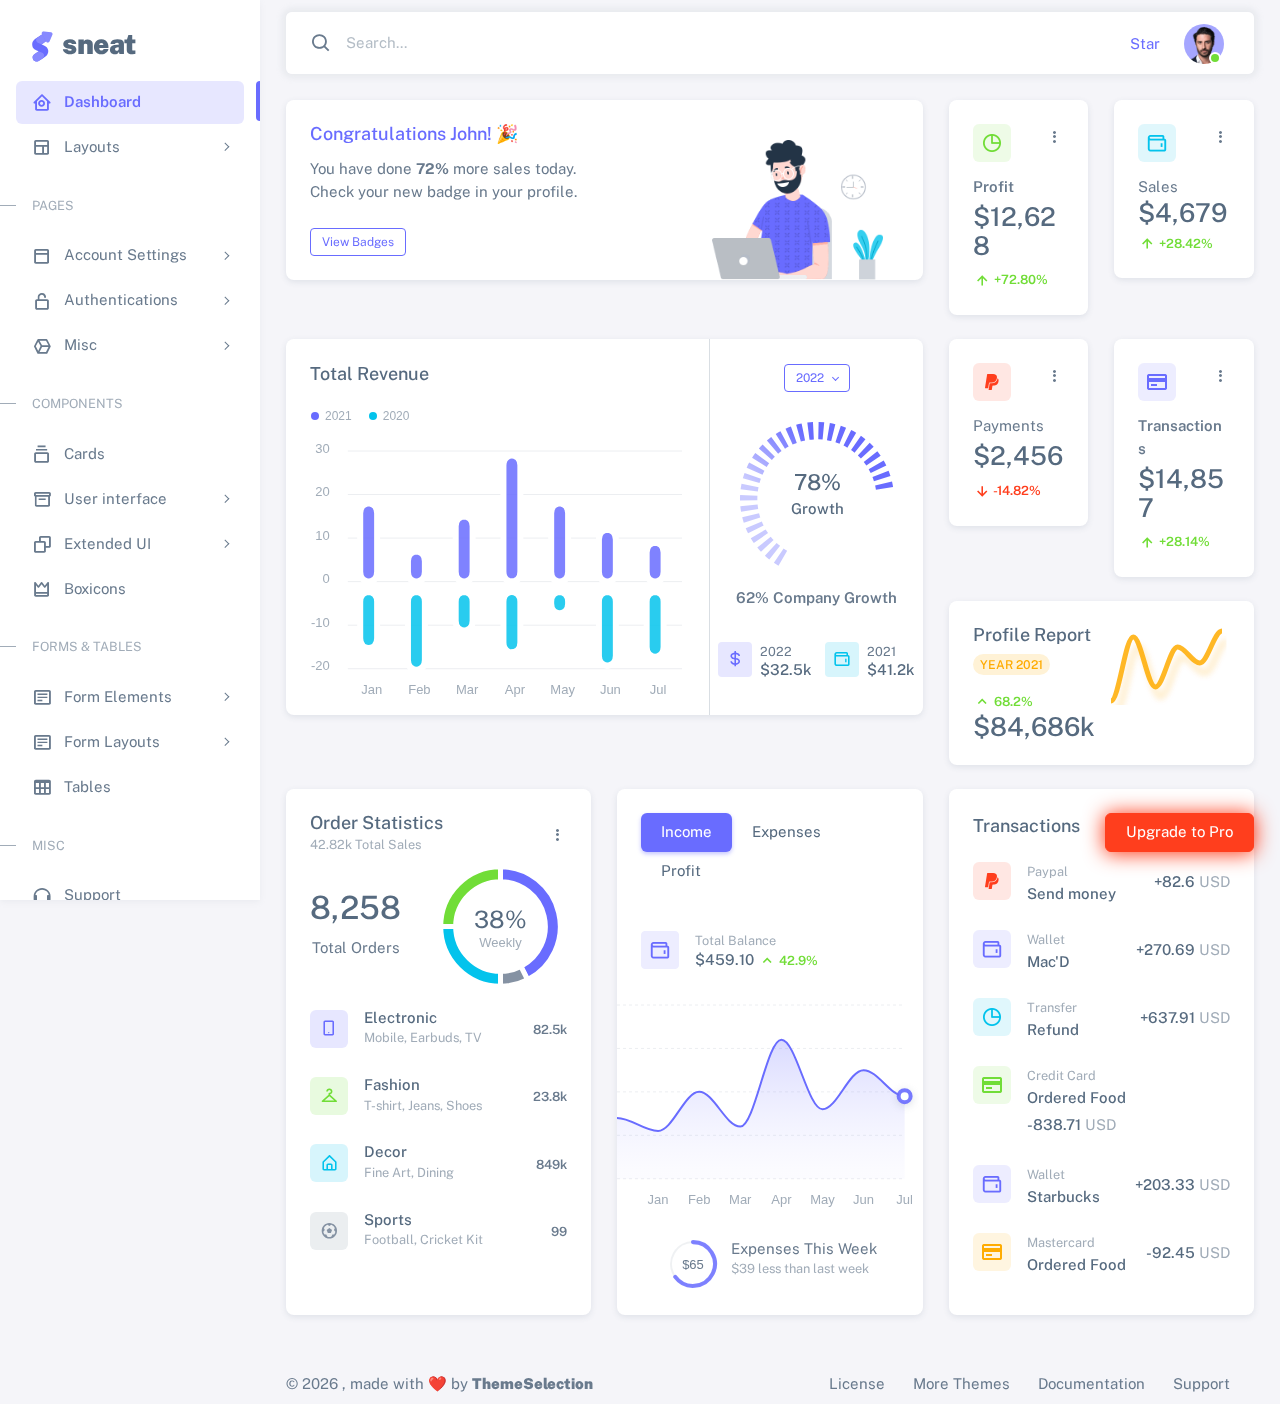
<file: TraversalCoreProject/TraversalCoreProject/wwwroot/sneat/html/index.html>
<!DOCTYPE html>

<!-- =========================================================
* Sneat - Bootstrap 5 HTML Admin Template - Pro | v1.0.0
==============================================================

* Product Page: https://themeselection.com/products/sneat-bootstrap-html-admin-template/
* Created by: ThemeSelection
* License: You must have a valid license purchased in order to legally use the theme for your project.
* Copyright ThemeSelection (https://themeselection.com)

=========================================================
 -->
<!-- beautify ignore:start -->
<html
  lang="en"
  class="light-style layout-menu-fixed"
  dir="ltr"
  data-theme="theme-default"
  data-assets-path="../assets/"
  data-template="vertical-menu-template-free"
>
  <head>
    <meta charset="utf-8" />
    <meta
      name="viewport"
      content="width=device-width, initial-scale=1.0, user-scalable=no, minimum-scale=1.0, maximum-scale=1.0"
    />

    <title>Dashboard - Analytics | Sneat - Bootstrap 5 HTML Admin Template - Pro</title>

    <meta name="description" content="" />

    <!-- Favicon -->
    <link rel="icon" type="image/x-icon" href="../assets/img/favicon/favicon.ico" />

    <!-- Fonts -->
    <link rel="preconnect" href="https://fonts.googleapis.com" />
    <link rel="preconnect" href="https://fonts.gstatic.com" crossorigin />
    <link
      href="https://fonts.googleapis.com/css2?family=Public+Sans:ital,wght@0,300;0,400;0,500;0,600;0,700;1,300;1,400;1,500;1,600;1,700&display=swap"
      rel="stylesheet"
    />

    <!-- Icons. Uncomment required icon fonts -->
    <link rel="stylesheet" href="../assets/vendor/fonts/boxicons.css" />

    <!-- Core CSS -->
    <link rel="stylesheet" href="../assets/vendor/css/core.css" class="template-customizer-core-css" />
    <link rel="stylesheet" href="../assets/vendor/css/theme-default.css" class="template-customizer-theme-css" />
    <link rel="stylesheet" href="../assets/css/demo.css" />

    <!-- Vendors CSS -->
    <link rel="stylesheet" href="../assets/vendor/libs/perfect-scrollbar/perfect-scrollbar.css" />

    <link rel="stylesheet" href="../assets/vendor/libs/apex-charts/apex-charts.css" />

    <!-- Page CSS -->

    <!-- Helpers -->
    <script src="../assets/vendor/js/helpers.js"></script>

    <!--! Template customizer & Theme config files MUST be included after core stylesheets and helpers.js in the <head> section -->
    <!--? Config:  Mandatory theme config file contain global vars & default theme options, Set your preferred theme option in this file.  -->
    <script src="../assets/js/config.js"></script>
  </head>

  <body>
    <!-- Layout wrapper -->
    <div class="layout-wrapper layout-content-navbar">
      <div class="layout-container">
        <!-- Menu -->

        <aside id="layout-menu" class="layout-menu menu-vertical menu bg-menu-theme">
          <div class="app-brand demo">
            <a href="index.html" class="app-brand-link">
              <span class="app-brand-logo demo">
                <svg
                  width="25"
                  viewBox="0 0 25 42"
                  version="1.1"
                  xmlns="http://www.w3.org/2000/svg"
                  xmlns:xlink="http://www.w3.org/1999/xlink"
                >
                  <defs>
                    <path
                      d="M13.7918663,0.358365126 L3.39788168,7.44174259 C0.566865006,9.69408886 -0.379795268,12.4788597 0.557900856,15.7960551 C0.68998853,16.2305145 1.09562888,17.7872135 3.12357076,19.2293357 C3.8146334,19.7207684 5.32369333,20.3834223 7.65075054,21.2172976 L7.59773219,21.2525164 L2.63468769,24.5493413 C0.445452254,26.3002124 0.0884951797,28.5083815 1.56381646,31.1738486 C2.83770406,32.8170431 5.20850219,33.2640127 7.09180128,32.5391577 C8.347334,32.0559211 11.4559176,30.0011079 16.4175519,26.3747182 C18.0338572,24.4997857 18.6973423,22.4544883 18.4080071,20.2388261 C17.963753,17.5346866 16.1776345,15.5799961 13.0496516,14.3747546 L10.9194936,13.4715819 L18.6192054,7.984237 L13.7918663,0.358365126 Z"
                      id="path-1"
                    ></path>
                    <path
                      d="M5.47320593,6.00457225 C4.05321814,8.216144 4.36334763,10.0722806 6.40359441,11.5729822 C8.61520715,12.571656 10.0999176,13.2171421 10.8577257,13.5094407 L15.5088241,14.433041 L18.6192054,7.984237 C15.5364148,3.11535317 13.9273018,0.573395879 13.7918663,0.358365126 C13.5790555,0.511491653 10.8061687,2.3935607 5.47320593,6.00457225 Z"
                      id="path-3"
                    ></path>
                    <path
                      d="M7.50063644,21.2294429 L12.3234468,23.3159332 C14.1688022,24.7579751 14.397098,26.4880487 13.008334,28.506154 C11.6195701,30.5242593 10.3099883,31.790241 9.07958868,32.3040991 C5.78142938,33.4346997 4.13234973,34 4.13234973,34 C4.13234973,34 2.75489982,33.0538207 2.37032616e-14,31.1614621 C-0.55822714,27.8186216 -0.55822714,26.0572515 -4.05231404e-15,25.8773518 C0.83734071,25.6075023 2.77988457,22.8248993 3.3049379,22.52991 C3.65497346,22.3332504 5.05353963,21.8997614 7.50063644,21.2294429 Z"
                      id="path-4"
                    ></path>
                    <path
                      d="M20.6,7.13333333 L25.6,13.8 C26.2627417,14.6836556 26.0836556,15.9372583 25.2,16.6 C24.8538077,16.8596443 24.4327404,17 24,17 L14,17 C12.8954305,17 12,16.1045695 12,15 C12,14.5672596 12.1403557,14.1461923 12.4,13.8 L17.4,7.13333333 C18.0627417,6.24967773 19.3163444,6.07059163 20.2,6.73333333 C20.3516113,6.84704183 20.4862915,6.981722 20.6,7.13333333 Z"
                      id="path-5"
                    ></path>
                  </defs>
                  <g id="g-app-brand" stroke="none" stroke-width="1" fill="none" fill-rule="evenodd">
                    <g id="Brand-Logo" transform="translate(-27.000000, -15.000000)">
                      <g id="Icon" transform="translate(27.000000, 15.000000)">
                        <g id="Mask" transform="translate(0.000000, 8.000000)">
                          <mask id="mask-2" fill="white">
                            <use xlink:href="#path-1"></use>
                          </mask>
                          <use fill="#696cff" xlink:href="#path-1"></use>
                          <g id="Path-3" mask="url(#mask-2)">
                            <use fill="#696cff" xlink:href="#path-3"></use>
                            <use fill-opacity="0.2" fill="#FFFFFF" xlink:href="#path-3"></use>
                          </g>
                          <g id="Path-4" mask="url(#mask-2)">
                            <use fill="#696cff" xlink:href="#path-4"></use>
                            <use fill-opacity="0.2" fill="#FFFFFF" xlink:href="#path-4"></use>
                          </g>
                        </g>
                        <g
                          id="Triangle"
                          transform="translate(19.000000, 11.000000) rotate(-300.000000) translate(-19.000000, -11.000000) "
                        >
                          <use fill="#696cff" xlink:href="#path-5"></use>
                          <use fill-opacity="0.2" fill="#FFFFFF" xlink:href="#path-5"></use>
                        </g>
                      </g>
                    </g>
                  </g>
                </svg>
              </span>
              <span class="app-brand-text demo menu-text fw-bolder ms-2">Sneat</span>
            </a>

            <a href="javascript:void(0);" class="layout-menu-toggle menu-link text-large ms-auto d-block d-xl-none">
              <i class="bx bx-chevron-left bx-sm align-middle"></i>
            </a>
          </div>

          <div class="menu-inner-shadow"></div>

          <ul class="menu-inner py-1">
            <!-- Dashboard -->
            <li class="menu-item active">
              <a href="index.html" class="menu-link">
                <i class="menu-icon tf-icons bx bx-home-circle"></i>
                <div data-i18n="Analytics">Dashboard</div>
              </a>
            </li>

            <!-- Layouts -->
            <li class="menu-item">
              <a href="javascript:void(0);" class="menu-link menu-toggle">
                <i class="menu-icon tf-icons bx bx-layout"></i>
                <div data-i18n="Layouts">Layouts</div>
              </a>

              <ul class="menu-sub">
                <li class="menu-item">
                  <a href="layouts-without-menu.html" class="menu-link">
                    <div data-i18n="Without menu">Without menu</div>
                  </a>
                </li>
                <li class="menu-item">
                  <a href="layouts-without-navbar.html" class="menu-link">
                    <div data-i18n="Without navbar">Without navbar</div>
                  </a>
                </li>
                <li class="menu-item">
                  <a href="layouts-container.html" class="menu-link">
                    <div data-i18n="Container">Container</div>
                  </a>
                </li>
                <li class="menu-item">
                  <a href="layouts-fluid.html" class="menu-link">
                    <div data-i18n="Fluid">Fluid</div>
                  </a>
                </li>
                <li class="menu-item">
                  <a href="layouts-blank.html" class="menu-link">
                    <div data-i18n="Blank">Blank</div>
                  </a>
                </li>
              </ul>
            </li>

            <li class="menu-header small text-uppercase">
              <span class="menu-header-text">Pages</span>
            </li>
            <li class="menu-item">
              <a href="javascript:void(0);" class="menu-link menu-toggle">
                <i class="menu-icon tf-icons bx bx-dock-top"></i>
                <div data-i18n="Account Settings">Account Settings</div>
              </a>
              <ul class="menu-sub">
                <li class="menu-item">
                  <a href="pages-account-settings-account.html" class="menu-link">
                    <div data-i18n="Account">Account</div>
                  </a>
                </li>
                <li class="menu-item">
                  <a href="pages-account-settings-notifications.html" class="menu-link">
                    <div data-i18n="Notifications">Notifications</div>
                  </a>
                </li>
                <li class="menu-item">
                  <a href="pages-account-settings-connections.html" class="menu-link">
                    <div data-i18n="Connections">Connections</div>
                  </a>
                </li>
              </ul>
            </li>
            <li class="menu-item">
              <a href="javascript:void(0);" class="menu-link menu-toggle">
                <i class="menu-icon tf-icons bx bx-lock-open-alt"></i>
                <div data-i18n="Authentications">Authentications</div>
              </a>
              <ul class="menu-sub">
                <li class="menu-item">
                  <a href="auth-login-basic.html" class="menu-link" target="_blank">
                    <div data-i18n="Basic">Login</div>
                  </a>
                </li>
                <li class="menu-item">
                  <a href="auth-register-basic.html" class="menu-link" target="_blank">
                    <div data-i18n="Basic">Register</div>
                  </a>
                </li>
                <li class="menu-item">
                  <a href="auth-forgot-password-basic.html" class="menu-link" target="_blank">
                    <div data-i18n="Basic">Forgot Password</div>
                  </a>
                </li>
              </ul>
            </li>
            <li class="menu-item">
              <a href="javascript:void(0);" class="menu-link menu-toggle">
                <i class="menu-icon tf-icons bx bx-cube-alt"></i>
                <div data-i18n="Misc">Misc</div>
              </a>
              <ul class="menu-sub">
                <li class="menu-item">
                  <a href="pages-misc-error.html" class="menu-link">
                    <div data-i18n="Error">Error</div>
                  </a>
                </li>
                <li class="menu-item">
                  <a href="pages-misc-under-maintenance.html" class="menu-link">
                    <div data-i18n="Under Maintenance">Under Maintenance</div>
                  </a>
                </li>
              </ul>
            </li>
            <!-- Components -->
            <li class="menu-header small text-uppercase"><span class="menu-header-text">Components</span></li>
            <!-- Cards -->
            <li class="menu-item">
              <a href="cards-basic.html" class="menu-link">
                <i class="menu-icon tf-icons bx bx-collection"></i>
                <div data-i18n="Basic">Cards</div>
              </a>
            </li>
            <!-- User interface -->
            <li class="menu-item">
              <a href="javascript:void(0)" class="menu-link menu-toggle">
                <i class="menu-icon tf-icons bx bx-box"></i>
                <div data-i18n="User interface">User interface</div>
              </a>
              <ul class="menu-sub">
                <li class="menu-item">
                  <a href="ui-accordion.html" class="menu-link">
                    <div data-i18n="Accordion">Accordion</div>
                  </a>
                </li>
                <li class="menu-item">
                  <a href="ui-alerts.html" class="menu-link">
                    <div data-i18n="Alerts">Alerts</div>
                  </a>
                </li>
                <li class="menu-item">
                  <a href="ui-badges.html" class="menu-link">
                    <div data-i18n="Badges">Badges</div>
                  </a>
                </li>
                <li class="menu-item">
                  <a href="ui-buttons.html" class="menu-link">
                    <div data-i18n="Buttons">Buttons</div>
                  </a>
                </li>
                <li class="menu-item">
                  <a href="ui-carousel.html" class="menu-link">
                    <div data-i18n="Carousel">Carousel</div>
                  </a>
                </li>
                <li class="menu-item">
                  <a href="ui-collapse.html" class="menu-link">
                    <div data-i18n="Collapse">Collapse</div>
                  </a>
                </li>
                <li class="menu-item">
                  <a href="ui-dropdowns.html" class="menu-link">
                    <div data-i18n="Dropdowns">Dropdowns</div>
                  </a>
                </li>
                <li class="menu-item">
                  <a href="ui-footer.html" class="menu-link">
                    <div data-i18n="Footer">Footer</div>
                  </a>
                </li>
                <li class="menu-item">
                  <a href="ui-list-groups.html" class="menu-link">
                    <div data-i18n="List Groups">List groups</div>
                  </a>
                </li>
                <li class="menu-item">
                  <a href="ui-modals.html" class="menu-link">
                    <div data-i18n="Modals">Modals</div>
                  </a>
                </li>
                <li class="menu-item">
                  <a href="ui-navbar.html" class="menu-link">
                    <div data-i18n="Navbar">Navbar</div>
                  </a>
                </li>
                <li class="menu-item">
                  <a href="ui-offcanvas.html" class="menu-link">
                    <div data-i18n="Offcanvas">Offcanvas</div>
                  </a>
                </li>
                <li class="menu-item">
                  <a href="ui-pagination-breadcrumbs.html" class="menu-link">
                    <div data-i18n="Pagination &amp; Breadcrumbs">Pagination &amp; Breadcrumbs</div>
                  </a>
                </li>
                <li class="menu-item">
                  <a href="ui-progress.html" class="menu-link">
                    <div data-i18n="Progress">Progress</div>
                  </a>
                </li>
                <li class="menu-item">
                  <a href="ui-spinners.html" class="menu-link">
                    <div data-i18n="Spinners">Spinners</div>
                  </a>
                </li>
                <li class="menu-item">
                  <a href="ui-tabs-pills.html" class="menu-link">
                    <div data-i18n="Tabs &amp; Pills">Tabs &amp; Pills</div>
                  </a>
                </li>
                <li class="menu-item">
                  <a href="ui-toasts.html" class="menu-link">
                    <div data-i18n="Toasts">Toasts</div>
                  </a>
                </li>
                <li class="menu-item">
                  <a href="ui-tooltips-popovers.html" class="menu-link">
                    <div data-i18n="Tooltips & Popovers">Tooltips &amp; popovers</div>
                  </a>
                </li>
                <li class="menu-item">
                  <a href="ui-typography.html" class="menu-link">
                    <div data-i18n="Typography">Typography</div>
                  </a>
                </li>
              </ul>
            </li>

            <!-- Extended components -->
            <li class="menu-item">
              <a href="javascript:void(0)" class="menu-link menu-toggle">
                <i class="menu-icon tf-icons bx bx-copy"></i>
                <div data-i18n="Extended UI">Extended UI</div>
              </a>
              <ul class="menu-sub">
                <li class="menu-item">
                  <a href="extended-ui-perfect-scrollbar.html" class="menu-link">
                    <div data-i18n="Perfect Scrollbar">Perfect scrollbar</div>
                  </a>
                </li>
                <li class="menu-item">
                  <a href="extended-ui-text-divider.html" class="menu-link">
                    <div data-i18n="Text Divider">Text Divider</div>
                  </a>
                </li>
              </ul>
            </li>

            <li class="menu-item">
              <a href="icons-boxicons.html" class="menu-link">
                <i class="menu-icon tf-icons bx bx-crown"></i>
                <div data-i18n="Boxicons">Boxicons</div>
              </a>
            </li>

            <!-- Forms & Tables -->
            <li class="menu-header small text-uppercase"><span class="menu-header-text">Forms &amp; Tables</span></li>
            <!-- Forms -->
            <li class="menu-item">
              <a href="javascript:void(0);" class="menu-link menu-toggle">
                <i class="menu-icon tf-icons bx bx-detail"></i>
                <div data-i18n="Form Elements">Form Elements</div>
              </a>
              <ul class="menu-sub">
                <li class="menu-item">
                  <a href="forms-basic-inputs.html" class="menu-link">
                    <div data-i18n="Basic Inputs">Basic Inputs</div>
                  </a>
                </li>
                <li class="menu-item">
                  <a href="forms-input-groups.html" class="menu-link">
                    <div data-i18n="Input groups">Input groups</div>
                  </a>
                </li>
              </ul>
            </li>
            <li class="menu-item">
              <a href="javascript:void(0);" class="menu-link menu-toggle">
                <i class="menu-icon tf-icons bx bx-detail"></i>
                <div data-i18n="Form Layouts">Form Layouts</div>
              </a>
              <ul class="menu-sub">
                <li class="menu-item">
                  <a href="form-layouts-vertical.html" class="menu-link">
                    <div data-i18n="Vertical Form">Vertical Form</div>
                  </a>
                </li>
                <li class="menu-item">
                  <a href="form-layouts-horizontal.html" class="menu-link">
                    <div data-i18n="Horizontal Form">Horizontal Form</div>
                  </a>
                </li>
              </ul>
            </li>
            <!-- Tables -->
            <li class="menu-item">
              <a href="tables-basic.html" class="menu-link">
                <i class="menu-icon tf-icons bx bx-table"></i>
                <div data-i18n="Tables">Tables</div>
              </a>
            </li>
            <!-- Misc -->
            <li class="menu-header small text-uppercase"><span class="menu-header-text">Misc</span></li>
            <li class="menu-item">
              <a
                href="https://github.com/themeselection/sneat-html-admin-template-free/issues"
                target="_blank"
                class="menu-link"
              >
                <i class="menu-icon tf-icons bx bx-support"></i>
                <div data-i18n="Support">Support</div>
              </a>
            </li>
            <li class="menu-item">
              <a
                href="https://themeselection.com/demo/sneat-bootstrap-html-admin-template/documentation/"
                target="_blank"
                class="menu-link"
              >
                <i class="menu-icon tf-icons bx bx-file"></i>
                <div data-i18n="Documentation">Documentation</div>
              </a>
            </li>
          </ul>
        </aside>
        <!-- / Menu -->

        <!-- Layout container -->
        <div class="layout-page">
          <!-- Navbar -->

          <nav
            class="layout-navbar container-xxl navbar navbar-expand-xl navbar-detached align-items-center bg-navbar-theme"
            id="layout-navbar"
          >
            <div class="layout-menu-toggle navbar-nav align-items-xl-center me-3 me-xl-0 d-xl-none">
              <a class="nav-item nav-link px-0 me-xl-4" href="javascript:void(0)">
                <i class="bx bx-menu bx-sm"></i>
              </a>
            </div>

            <div class="navbar-nav-right d-flex align-items-center" id="navbar-collapse">
              <!-- Search -->
              <div class="navbar-nav align-items-center">
                <div class="nav-item d-flex align-items-center">
                  <i class="bx bx-search fs-4 lh-0"></i>
                  <input
                    type="text"
                    class="form-control border-0 shadow-none"
                    placeholder="Search..."
                    aria-label="Search..."
                  />
                </div>
              </div>
              <!-- /Search -->

              <ul class="navbar-nav flex-row align-items-center ms-auto">
                <!-- Place this tag where you want the button to render. -->
                <li class="nav-item lh-1 me-3">
                  <a
                    class="github-button"
                    href="https://github.com/themeselection/sneat-html-admin-template-free"
                    data-icon="octicon-star"
                    data-size="large"
                    data-show-count="true"
                    aria-label="Star themeselection/sneat-html-admin-template-free on GitHub"
                    >Star</a
                  >
                </li>

                <!-- User -->
                <li class="nav-item navbar-dropdown dropdown-user dropdown">
                  <a class="nav-link dropdown-toggle hide-arrow" href="javascript:void(0);" data-bs-toggle="dropdown">
                    <div class="avatar avatar-online">
                      <img src="../assets/img/avatars/1.png" alt class="w-px-40 h-auto rounded-circle" />
                    </div>
                  </a>
                  <ul class="dropdown-menu dropdown-menu-end">
                    <li>
                      <a class="dropdown-item" href="#">
                        <div class="d-flex">
                          <div class="flex-shrink-0 me-3">
                            <div class="avatar avatar-online">
                              <img src="../assets/img/avatars/1.png" alt class="w-px-40 h-auto rounded-circle" />
                            </div>
                          </div>
                          <div class="flex-grow-1">
                            <span class="fw-semibold d-block">John Doe</span>
                            <small class="text-muted">Admin</small>
                          </div>
                        </div>
                      </a>
                    </li>
                    <li>
                      <div class="dropdown-divider"></div>
                    </li>
                    <li>
                      <a class="dropdown-item" href="#">
                        <i class="bx bx-user me-2"></i>
                        <span class="align-middle">My Profile</span>
                      </a>
                    </li>
                    <li>
                      <a class="dropdown-item" href="#">
                        <i class="bx bx-cog me-2"></i>
                        <span class="align-middle">Settings</span>
                      </a>
                    </li>
                    <li>
                      <a class="dropdown-item" href="#">
                        <span class="d-flex align-items-center align-middle">
                          <i class="flex-shrink-0 bx bx-credit-card me-2"></i>
                          <span class="flex-grow-1 align-middle">Billing</span>
                          <span class="flex-shrink-0 badge badge-center rounded-pill bg-danger w-px-20 h-px-20">4</span>
                        </span>
                      </a>
                    </li>
                    <li>
                      <div class="dropdown-divider"></div>
                    </li>
                    <li>
                      <a class="dropdown-item" href="auth-login-basic.html">
                        <i class="bx bx-power-off me-2"></i>
                        <span class="align-middle">Log Out</span>
                      </a>
                    </li>
                  </ul>
                </li>
                <!--/ User -->
              </ul>
            </div>
          </nav>

          <!-- / Navbar -->

          <!-- Content wrapper -->
          <div class="content-wrapper">
            <!-- Content -->

            <div class="container-xxl flex-grow-1 container-p-y">
              <div class="row">
                <div class="col-lg-8 mb-4 order-0">
                  <div class="card">
                    <div class="d-flex align-items-end row">
                      <div class="col-sm-7">
                        <div class="card-body">
                          <h5 class="card-title text-primary">Congratulations John! 🎉</h5>
                          <p class="mb-4">
                            You have done <span class="fw-bold">72%</span> more sales today. Check your new badge in
                            your profile.
                          </p>

                          <a href="javascript:;" class="btn btn-sm btn-outline-primary">View Badges</a>
                        </div>
                      </div>
                      <div class="col-sm-5 text-center text-sm-left">
                        <div class="card-body pb-0 px-0 px-md-4">
                          <img
                            src="../assets/img/illustrations/man-with-laptop-light.png"
                            height="140"
                            alt="View Badge User"
                            data-app-dark-img="illustrations/man-with-laptop-dark.png"
                            data-app-light-img="illustrations/man-with-laptop-light.png"
                          />
                        </div>
                      </div>
                    </div>
                  </div>
                </div>
                <div class="col-lg-4 col-md-4 order-1">
                  <div class="row">
                    <div class="col-lg-6 col-md-12 col-6 mb-4">
                      <div class="card">
                        <div class="card-body">
                          <div class="card-title d-flex align-items-start justify-content-between">
                            <div class="avatar flex-shrink-0">
                              <img
                                src="../assets/img/icons/unicons/chart-success.png"
                                alt="chart success"
                                class="rounded"
                              />
                            </div>
                            <div class="dropdown">
                              <button
                                class="btn p-0"
                                type="button"
                                id="cardOpt3"
                                data-bs-toggle="dropdown"
                                aria-haspopup="true"
                                aria-expanded="false"
                              >
                                <i class="bx bx-dots-vertical-rounded"></i>
                              </button>
                              <div class="dropdown-menu dropdown-menu-end" aria-labelledby="cardOpt3">
                                <a class="dropdown-item" href="javascript:void(0);">View More</a>
                                <a class="dropdown-item" href="javascript:void(0);">Delete</a>
                              </div>
                            </div>
                          </div>
                          <span class="fw-semibold d-block mb-1">Profit</span>
                          <h3 class="card-title mb-2">$12,628</h3>
                          <small class="text-success fw-semibold"><i class="bx bx-up-arrow-alt"></i> +72.80%</small>
                        </div>
                      </div>
                    </div>
                    <div class="col-lg-6 col-md-12 col-6 mb-4">
                      <div class="card">
                        <div class="card-body">
                          <div class="card-title d-flex align-items-start justify-content-between">
                            <div class="avatar flex-shrink-0">
                              <img
                                src="../assets/img/icons/unicons/wallet-info.png"
                                alt="Credit Card"
                                class="rounded"
                              />
                            </div>
                            <div class="dropdown">
                              <button
                                class="btn p-0"
                                type="button"
                                id="cardOpt6"
                                data-bs-toggle="dropdown"
                                aria-haspopup="true"
                                aria-expanded="false"
                              >
                                <i class="bx bx-dots-vertical-rounded"></i>
                              </button>
                              <div class="dropdown-menu dropdown-menu-end" aria-labelledby="cardOpt6">
                                <a class="dropdown-item" href="javascript:void(0);">View More</a>
                                <a class="dropdown-item" href="javascript:void(0);">Delete</a>
                              </div>
                            </div>
                          </div>
                          <span>Sales</span>
                          <h3 class="card-title text-nowrap mb-1">$4,679</h3>
                          <small class="text-success fw-semibold"><i class="bx bx-up-arrow-alt"></i> +28.42%</small>
                        </div>
                      </div>
                    </div>
                  </div>
                </div>
                <!-- Total Revenue -->
                <div class="col-12 col-lg-8 order-2 order-md-3 order-lg-2 mb-4">
                  <div class="card">
                    <div class="row row-bordered g-0">
                      <div class="col-md-8">
                        <h5 class="card-header m-0 me-2 pb-3">Total Revenue</h5>
                        <div id="totalRevenueChart" class="px-2"></div>
                      </div>
                      <div class="col-md-4">
                        <div class="card-body">
                          <div class="text-center">
                            <div class="dropdown">
                              <button
                                class="btn btn-sm btn-outline-primary dropdown-toggle"
                                type="button"
                                id="growthReportId"
                                data-bs-toggle="dropdown"
                                aria-haspopup="true"
                                aria-expanded="false"
                              >
                                2022
                              </button>
                              <div class="dropdown-menu dropdown-menu-end" aria-labelledby="growthReportId">
                                <a class="dropdown-item" href="javascript:void(0);">2021</a>
                                <a class="dropdown-item" href="javascript:void(0);">2020</a>
                                <a class="dropdown-item" href="javascript:void(0);">2019</a>
                              </div>
                            </div>
                          </div>
                        </div>
                        <div id="growthChart"></div>
                        <div class="text-center fw-semibold pt-3 mb-2">62% Company Growth</div>

                        <div class="d-flex px-xxl-4 px-lg-2 p-4 gap-xxl-3 gap-lg-1 gap-3 justify-content-between">
                          <div class="d-flex">
                            <div class="me-2">
                              <span class="badge bg-label-primary p-2"><i class="bx bx-dollar text-primary"></i></span>
                            </div>
                            <div class="d-flex flex-column">
                              <small>2022</small>
                              <h6 class="mb-0">$32.5k</h6>
                            </div>
                          </div>
                          <div class="d-flex">
                            <div class="me-2">
                              <span class="badge bg-label-info p-2"><i class="bx bx-wallet text-info"></i></span>
                            </div>
                            <div class="d-flex flex-column">
                              <small>2021</small>
                              <h6 class="mb-0">$41.2k</h6>
                            </div>
                          </div>
                        </div>
                      </div>
                    </div>
                  </div>
                </div>
                <!--/ Total Revenue -->
                <div class="col-12 col-md-8 col-lg-4 order-3 order-md-2">
                  <div class="row">
                    <div class="col-6 mb-4">
                      <div class="card">
                        <div class="card-body">
                          <div class="card-title d-flex align-items-start justify-content-between">
                            <div class="avatar flex-shrink-0">
                              <img src="../assets/img/icons/unicons/paypal.png" alt="Credit Card" class="rounded" />
                            </div>
                            <div class="dropdown">
                              <button
                                class="btn p-0"
                                type="button"
                                id="cardOpt4"
                                data-bs-toggle="dropdown"
                                aria-haspopup="true"
                                aria-expanded="false"
                              >
                                <i class="bx bx-dots-vertical-rounded"></i>
                              </button>
                              <div class="dropdown-menu dropdown-menu-end" aria-labelledby="cardOpt4">
                                <a class="dropdown-item" href="javascript:void(0);">View More</a>
                                <a class="dropdown-item" href="javascript:void(0);">Delete</a>
                              </div>
                            </div>
                          </div>
                          <span class="d-block mb-1">Payments</span>
                          <h3 class="card-title text-nowrap mb-2">$2,456</h3>
                          <small class="text-danger fw-semibold"><i class="bx bx-down-arrow-alt"></i> -14.82%</small>
                        </div>
                      </div>
                    </div>
                    <div class="col-6 mb-4">
                      <div class="card">
                        <div class="card-body">
                          <div class="card-title d-flex align-items-start justify-content-between">
                            <div class="avatar flex-shrink-0">
                              <img src="../assets/img/icons/unicons/cc-primary.png" alt="Credit Card" class="rounded" />
                            </div>
                            <div class="dropdown">
                              <button
                                class="btn p-0"
                                type="button"
                                id="cardOpt1"
                                data-bs-toggle="dropdown"
                                aria-haspopup="true"
                                aria-expanded="false"
                              >
                                <i class="bx bx-dots-vertical-rounded"></i>
                              </button>
                              <div class="dropdown-menu" aria-labelledby="cardOpt1">
                                <a class="dropdown-item" href="javascript:void(0);">View More</a>
                                <a class="dropdown-item" href="javascript:void(0);">Delete</a>
                              </div>
                            </div>
                          </div>
                          <span class="fw-semibold d-block mb-1">Transactions</span>
                          <h3 class="card-title mb-2">$14,857</h3>
                          <small class="text-success fw-semibold"><i class="bx bx-up-arrow-alt"></i> +28.14%</small>
                        </div>
                      </div>
                    </div>
                    <!-- </div>
    <div class="row"> -->
                    <div class="col-12 mb-4">
                      <div class="card">
                        <div class="card-body">
                          <div class="d-flex justify-content-between flex-sm-row flex-column gap-3">
                            <div class="d-flex flex-sm-column flex-row align-items-start justify-content-between">
                              <div class="card-title">
                                <h5 class="text-nowrap mb-2">Profile Report</h5>
                                <span class="badge bg-label-warning rounded-pill">Year 2021</span>
                              </div>
                              <div class="mt-sm-auto">
                                <small class="text-success text-nowrap fw-semibold"
                                  ><i class="bx bx-chevron-up"></i> 68.2%</small
                                >
                                <h3 class="mb-0">$84,686k</h3>
                              </div>
                            </div>
                            <div id="profileReportChart"></div>
                          </div>
                        </div>
                      </div>
                    </div>
                  </div>
                </div>
              </div>
              <div class="row">
                <!-- Order Statistics -->
                <div class="col-md-6 col-lg-4 col-xl-4 order-0 mb-4">
                  <div class="card h-100">
                    <div class="card-header d-flex align-items-center justify-content-between pb-0">
                      <div class="card-title mb-0">
                        <h5 class="m-0 me-2">Order Statistics</h5>
                        <small class="text-muted">42.82k Total Sales</small>
                      </div>
                      <div class="dropdown">
                        <button
                          class="btn p-0"
                          type="button"
                          id="orederStatistics"
                          data-bs-toggle="dropdown"
                          aria-haspopup="true"
                          aria-expanded="false"
                        >
                          <i class="bx bx-dots-vertical-rounded"></i>
                        </button>
                        <div class="dropdown-menu dropdown-menu-end" aria-labelledby="orederStatistics">
                          <a class="dropdown-item" href="javascript:void(0);">Select All</a>
                          <a class="dropdown-item" href="javascript:void(0);">Refresh</a>
                          <a class="dropdown-item" href="javascript:void(0);">Share</a>
                        </div>
                      </div>
                    </div>
                    <div class="card-body">
                      <div class="d-flex justify-content-between align-items-center mb-3">
                        <div class="d-flex flex-column align-items-center gap-1">
                          <h2 class="mb-2">8,258</h2>
                          <span>Total Orders</span>
                        </div>
                        <div id="orderStatisticsChart"></div>
                      </div>
                      <ul class="p-0 m-0">
                        <li class="d-flex mb-4 pb-1">
                          <div class="avatar flex-shrink-0 me-3">
                            <span class="avatar-initial rounded bg-label-primary"
                              ><i class="bx bx-mobile-alt"></i
                            ></span>
                          </div>
                          <div class="d-flex w-100 flex-wrap align-items-center justify-content-between gap-2">
                            <div class="me-2">
                              <h6 class="mb-0">Electronic</h6>
                              <small class="text-muted">Mobile, Earbuds, TV</small>
                            </div>
                            <div class="user-progress">
                              <small class="fw-semibold">82.5k</small>
                            </div>
                          </div>
                        </li>
                        <li class="d-flex mb-4 pb-1">
                          <div class="avatar flex-shrink-0 me-3">
                            <span class="avatar-initial rounded bg-label-success"><i class="bx bx-closet"></i></span>
                          </div>
                          <div class="d-flex w-100 flex-wrap align-items-center justify-content-between gap-2">
                            <div class="me-2">
                              <h6 class="mb-0">Fashion</h6>
                              <small class="text-muted">T-shirt, Jeans, Shoes</small>
                            </div>
                            <div class="user-progress">
                              <small class="fw-semibold">23.8k</small>
                            </div>
                          </div>
                        </li>
                        <li class="d-flex mb-4 pb-1">
                          <div class="avatar flex-shrink-0 me-3">
                            <span class="avatar-initial rounded bg-label-info"><i class="bx bx-home-alt"></i></span>
                          </div>
                          <div class="d-flex w-100 flex-wrap align-items-center justify-content-between gap-2">
                            <div class="me-2">
                              <h6 class="mb-0">Decor</h6>
                              <small class="text-muted">Fine Art, Dining</small>
                            </div>
                            <div class="user-progress">
                              <small class="fw-semibold">849k</small>
                            </div>
                          </div>
                        </li>
                        <li class="d-flex">
                          <div class="avatar flex-shrink-0 me-3">
                            <span class="avatar-initial rounded bg-label-secondary"
                              ><i class="bx bx-football"></i
                            ></span>
                          </div>
                          <div class="d-flex w-100 flex-wrap align-items-center justify-content-between gap-2">
                            <div class="me-2">
                              <h6 class="mb-0">Sports</h6>
                              <small class="text-muted">Football, Cricket Kit</small>
                            </div>
                            <div class="user-progress">
                              <small class="fw-semibold">99</small>
                            </div>
                          </div>
                        </li>
                      </ul>
                    </div>
                  </div>
                </div>
                <!--/ Order Statistics -->

                <!-- Expense Overview -->
                <div class="col-md-6 col-lg-4 order-1 mb-4">
                  <div class="card h-100">
                    <div class="card-header">
                      <ul class="nav nav-pills" role="tablist">
                        <li class="nav-item">
                          <button
                            type="button"
                            class="nav-link active"
                            role="tab"
                            data-bs-toggle="tab"
                            data-bs-target="#navs-tabs-line-card-income"
                            aria-controls="navs-tabs-line-card-income"
                            aria-selected="true"
                          >
                            Income
                          </button>
                        </li>
                        <li class="nav-item">
                          <button type="button" class="nav-link" role="tab">Expenses</button>
                        </li>
                        <li class="nav-item">
                          <button type="button" class="nav-link" role="tab">Profit</button>
                        </li>
                      </ul>
                    </div>
                    <div class="card-body px-0">
                      <div class="tab-content p-0">
                        <div class="tab-pane fade show active" id="navs-tabs-line-card-income" role="tabpanel">
                          <div class="d-flex p-4 pt-3">
                            <div class="avatar flex-shrink-0 me-3">
                              <img src="../assets/img/icons/unicons/wallet.png" alt="User" />
                            </div>
                            <div>
                              <small class="text-muted d-block">Total Balance</small>
                              <div class="d-flex align-items-center">
                                <h6 class="mb-0 me-1">$459.10</h6>
                                <small class="text-success fw-semibold">
                                  <i class="bx bx-chevron-up"></i>
                                  42.9%
                                </small>
                              </div>
                            </div>
                          </div>
                          <div id="incomeChart"></div>
                          <div class="d-flex justify-content-center pt-4 gap-2">
                            <div class="flex-shrink-0">
                              <div id="expensesOfWeek"></div>
                            </div>
                            <div>
                              <p class="mb-n1 mt-1">Expenses This Week</p>
                              <small class="text-muted">$39 less than last week</small>
                            </div>
                          </div>
                        </div>
                      </div>
                    </div>
                  </div>
                </div>
                <!--/ Expense Overview -->

                <!-- Transactions -->
                <div class="col-md-6 col-lg-4 order-2 mb-4">
                  <div class="card h-100">
                    <div class="card-header d-flex align-items-center justify-content-between">
                      <h5 class="card-title m-0 me-2">Transactions</h5>
                      <div class="dropdown">
                        <button
                          class="btn p-0"
                          type="button"
                          id="transactionID"
                          data-bs-toggle="dropdown"
                          aria-haspopup="true"
                          aria-expanded="false"
                        >
                          <i class="bx bx-dots-vertical-rounded"></i>
                        </button>
                        <div class="dropdown-menu dropdown-menu-end" aria-labelledby="transactionID">
                          <a class="dropdown-item" href="javascript:void(0);">Last 28 Days</a>
                          <a class="dropdown-item" href="javascript:void(0);">Last Month</a>
                          <a class="dropdown-item" href="javascript:void(0);">Last Year</a>
                        </div>
                      </div>
                    </div>
                    <div class="card-body">
                      <ul class="p-0 m-0">
                        <li class="d-flex mb-4 pb-1">
                          <div class="avatar flex-shrink-0 me-3">
                            <img src="../assets/img/icons/unicons/paypal.png" alt="User" class="rounded" />
                          </div>
                          <div class="d-flex w-100 flex-wrap align-items-center justify-content-between gap-2">
                            <div class="me-2">
                              <small class="text-muted d-block mb-1">Paypal</small>
                              <h6 class="mb-0">Send money</h6>
                            </div>
                            <div class="user-progress d-flex align-items-center gap-1">
                              <h6 class="mb-0">+82.6</h6>
                              <span class="text-muted">USD</span>
                            </div>
                          </div>
                        </li>
                        <li class="d-flex mb-4 pb-1">
                          <div class="avatar flex-shrink-0 me-3">
                            <img src="../assets/img/icons/unicons/wallet.png" alt="User" class="rounded" />
                          </div>
                          <div class="d-flex w-100 flex-wrap align-items-center justify-content-between gap-2">
                            <div class="me-2">
                              <small class="text-muted d-block mb-1">Wallet</small>
                              <h6 class="mb-0">Mac'D</h6>
                            </div>
                            <div class="user-progress d-flex align-items-center gap-1">
                              <h6 class="mb-0">+270.69</h6>
                              <span class="text-muted">USD</span>
                            </div>
                          </div>
                        </li>
                        <li class="d-flex mb-4 pb-1">
                          <div class="avatar flex-shrink-0 me-3">
                            <img src="../assets/img/icons/unicons/chart.png" alt="User" class="rounded" />
                          </div>
                          <div class="d-flex w-100 flex-wrap align-items-center justify-content-between gap-2">
                            <div class="me-2">
                              <small class="text-muted d-block mb-1">Transfer</small>
                              <h6 class="mb-0">Refund</h6>
                            </div>
                            <div class="user-progress d-flex align-items-center gap-1">
                              <h6 class="mb-0">+637.91</h6>
                              <span class="text-muted">USD</span>
                            </div>
                          </div>
                        </li>
                        <li class="d-flex mb-4 pb-1">
                          <div class="avatar flex-shrink-0 me-3">
                            <img src="../assets/img/icons/unicons/cc-success.png" alt="User" class="rounded" />
                          </div>
                          <div class="d-flex w-100 flex-wrap align-items-center justify-content-between gap-2">
                            <div class="me-2">
                              <small class="text-muted d-block mb-1">Credit Card</small>
                              <h6 class="mb-0">Ordered Food</h6>
                            </div>
                            <div class="user-progress d-flex align-items-center gap-1">
                              <h6 class="mb-0">-838.71</h6>
                              <span class="text-muted">USD</span>
                            </div>
                          </div>
                        </li>
                        <li class="d-flex mb-4 pb-1">
                          <div class="avatar flex-shrink-0 me-3">
                            <img src="../assets/img/icons/unicons/wallet.png" alt="User" class="rounded" />
                          </div>
                          <div class="d-flex w-100 flex-wrap align-items-center justify-content-between gap-2">
                            <div class="me-2">
                              <small class="text-muted d-block mb-1">Wallet</small>
                              <h6 class="mb-0">Starbucks</h6>
                            </div>
                            <div class="user-progress d-flex align-items-center gap-1">
                              <h6 class="mb-0">+203.33</h6>
                              <span class="text-muted">USD</span>
                            </div>
                          </div>
                        </li>
                        <li class="d-flex">
                          <div class="avatar flex-shrink-0 me-3">
                            <img src="../assets/img/icons/unicons/cc-warning.png" alt="User" class="rounded" />
                          </div>
                          <div class="d-flex w-100 flex-wrap align-items-center justify-content-between gap-2">
                            <div class="me-2">
                              <small class="text-muted d-block mb-1">Mastercard</small>
                              <h6 class="mb-0">Ordered Food</h6>
                            </div>
                            <div class="user-progress d-flex align-items-center gap-1">
                              <h6 class="mb-0">-92.45</h6>
                              <span class="text-muted">USD</span>
                            </div>
                          </div>
                        </li>
                      </ul>
                    </div>
                  </div>
                </div>
                <!--/ Transactions -->
              </div>
            </div>
            <!-- / Content -->

            <!-- Footer -->
            <footer class="content-footer footer bg-footer-theme">
              <div class="container-xxl d-flex flex-wrap justify-content-between py-2 flex-md-row flex-column">
                <div class="mb-2 mb-md-0">
                  ©
                  <script>
                    document.write(new Date().getFullYear());
                  </script>
                  , made with ❤️ by
                  <a href="https://themeselection.com" target="_blank" class="footer-link fw-bolder">ThemeSelection</a>
                </div>
                <div>
                  <a href="https://themeselection.com/license/" class="footer-link me-4" target="_blank">License</a>
                  <a href="https://themeselection.com/" target="_blank" class="footer-link me-4">More Themes</a>

                  <a
                    href="https://themeselection.com/demo/sneat-bootstrap-html-admin-template/documentation/"
                    target="_blank"
                    class="footer-link me-4"
                    >Documentation</a
                  >

                  <a
                    href="https://github.com/themeselection/sneat-html-admin-template-free/issues"
                    target="_blank"
                    class="footer-link me-4"
                    >Support</a
                  >
                </div>
              </div>
            </footer>
            <!-- / Footer -->

            <div class="content-backdrop fade"></div>
          </div>
          <!-- Content wrapper -->
        </div>
        <!-- / Layout page -->
      </div>

      <!-- Overlay -->
      <div class="layout-overlay layout-menu-toggle"></div>
    </div>
    <!-- / Layout wrapper -->

    <div class="buy-now">
      <a
        href="https://themeselection.com/products/sneat-bootstrap-html-admin-template/"
        target="_blank"
        class="btn btn-danger btn-buy-now"
        >Upgrade to Pro</a
      >
    </div>

    <!-- Core JS -->
    <!-- build:js assets/vendor/js/core.js -->
    <script src="../assets/vendor/libs/jquery/jquery.js"></script>
    <script src="../assets/vendor/libs/popper/popper.js"></script>
    <script src="../assets/vendor/js/bootstrap.js"></script>
    <script src="../assets/vendor/libs/perfect-scrollbar/perfect-scrollbar.js"></script>

    <script src="../assets/vendor/js/menu.js"></script>
    <!-- endbuild -->

    <!-- Vendors JS -->
    <script src="../assets/vendor/libs/apex-charts/apexcharts.js"></script>

    <!-- Main JS -->
    <script src="../assets/js/main.js"></script>

    <!-- Page JS -->
    <script src="../assets/js/dashboards-analytics.js"></script>

    <!-- Place this tag in your head or just before your close body tag. -->
    <script async defer src="https://buttons.github.io/buttons.js"></script>
  </body>
</html>
</file>
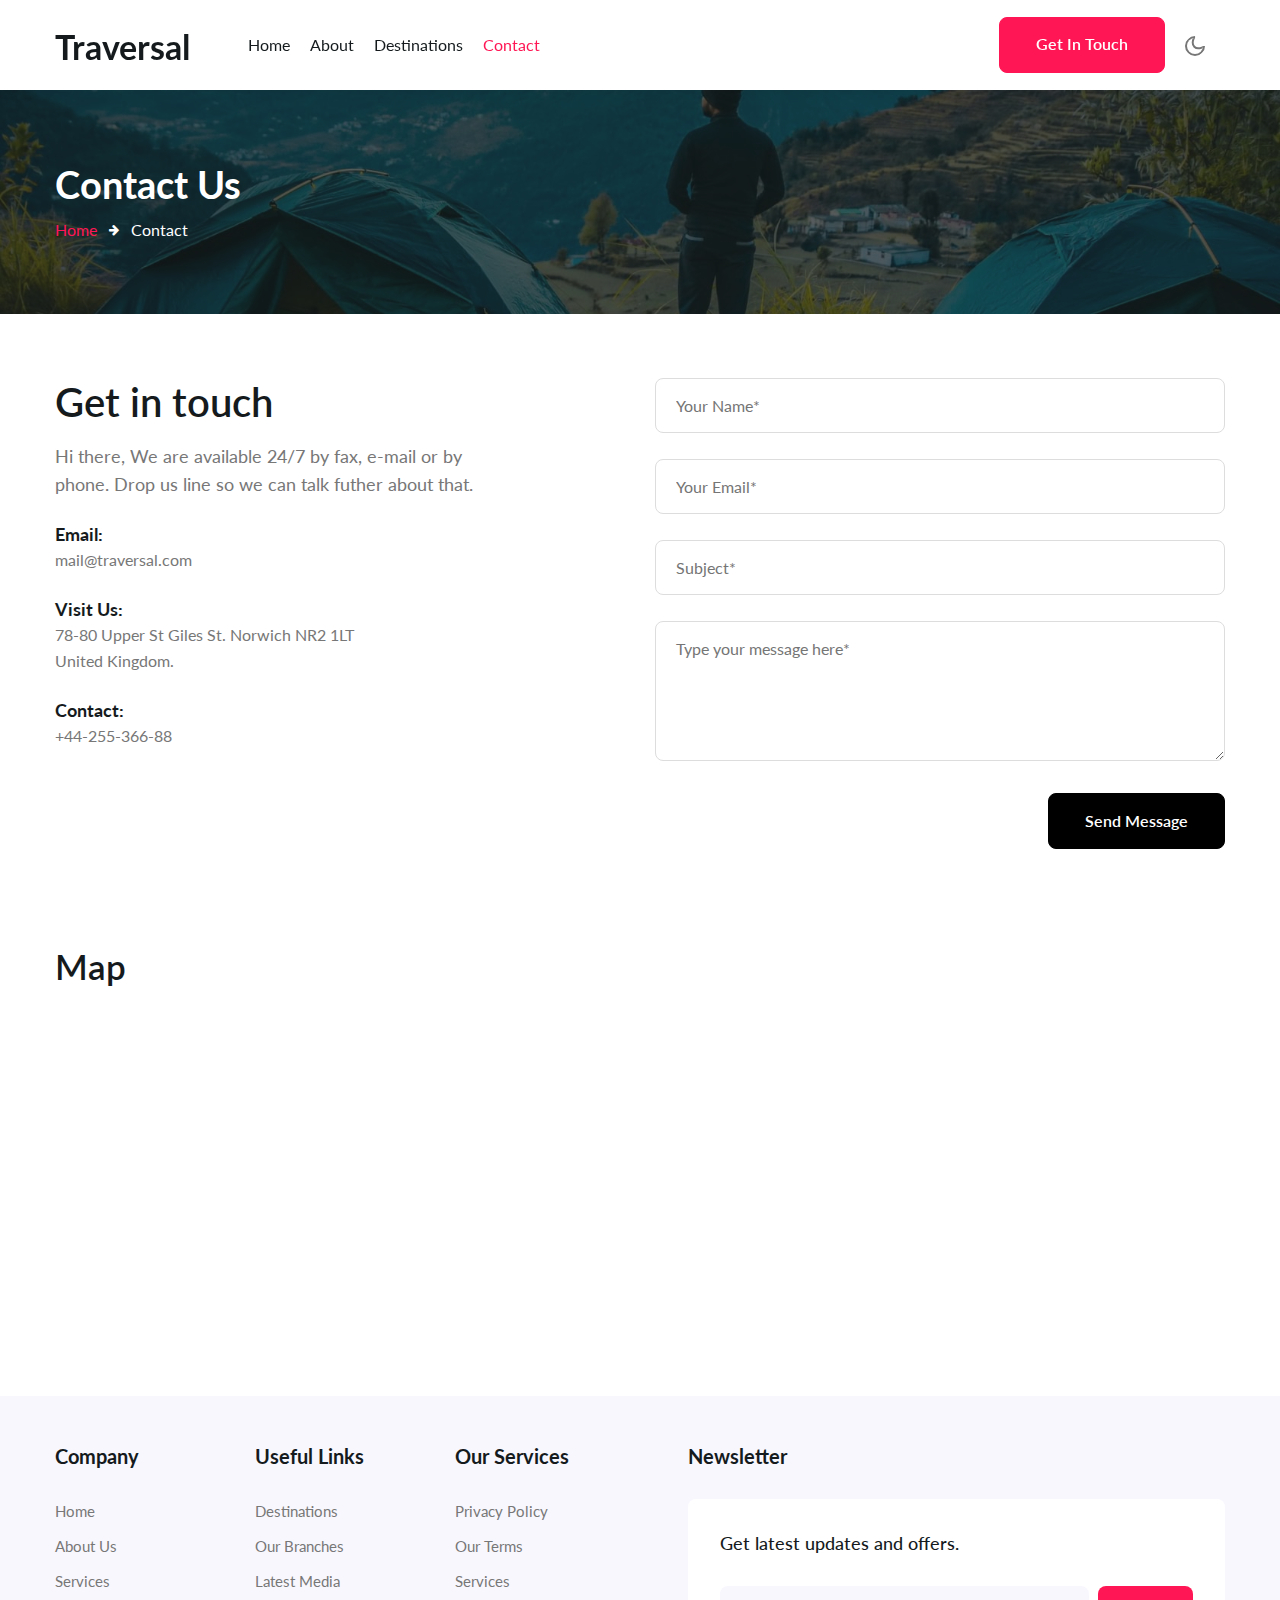
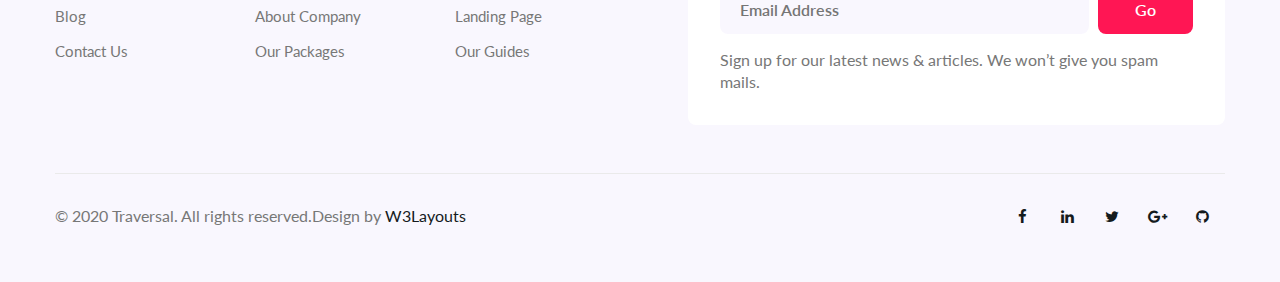
<file: TraversalCoreProject/TraversalCoreProject/wwwroot/Traversal-Theme/contact.html>
<!--
Author: W3layouts
Author URL: http://w3layouts.com
-->
<!doctype html>
<html lang="zxx">

<head>
  <!-- Required meta tags -->
  <meta charset="utf-8">
  <meta name="viewport" content="width=device-width, initial-scale=1, shrink-to-fit=no">
  <title>Traversal Travel Category Bootstrap Responsive Template | Contact :: W3layouts</title>
  <!-- google fonts -->
  <link href="//fonts.googleapis.com/css2?family=Montserrat:wght@300;400;600;700&display=swap" rel="stylesheet">
  <link href="//fonts.googleapis.com/css2?family=Lato:ital,wght@0,300;0,400;0,700;1,400&display=swap"
    rel="stylesheet">
  <!-- google fonts -->
  <!-- Template CSS -->
  <link rel="stylesheet" href="assets/css/style-starter.css">
  <!-- Template CSS -->
</head>

<body>
  <!--header-->
  <header id="site-header" class="fixed-top">
    <div class="container">
      <nav class="navbar navbar-expand-lg stroke">
        <h1><a class="navbar-brand mr-lg-5" href="index.html">
            Traversal
          </a></h1>
        <!-- if logo is image enable this   
      <a class="navbar-brand" href="#index.html">
          <img src="image-path" alt="Your logo" title="Your logo" style="height:35px;" />
      </a> -->
        <button class="navbar-toggler  collapsed bg-gradient" type="button" data-toggle="collapse"
          data-target="#navbarTogglerDemo02" aria-controls="navbarTogglerDemo02" aria-expanded="false"
          aria-label="Toggle navigation">
          <span class="navbar-toggler-icon fa icon-expand fa-bars"></span>
          <span class="navbar-toggler-icon fa icon-close fa-times"></span>
          </span>
        </button>

        <div class="collapse navbar-collapse" id="navbarTogglerDemo02">
          <ul class="navbar-nav mr-auto">
            <li class="nav-item">
              <a class="nav-link" href="index.html">Home <span class="sr-only">(current)</span></a>
            </li>
            <li class="nav-item">
              <a class="nav-link" href="about.html">About</a>
            </li>
            <li class="nav-item">
              <a class="nav-link" href="services.html">Destinations</a>
            </li>
 
            <li class="nav-item active">
              <a class="nav-link" href="contact.html">Contact</a>
            </li>

          </ul>
        </div>
        <div class="d-lg-block d-none">
          <a href="contact.html" class="btn btn-style btn-secondary">Get In Touch</a>
        </div>
        <!-- toggle switch for light and dark theme -->
        <div class="mobile-position">
          <nav class="navigation">
            <div class="theme-switch-wrapper">
              <label class="theme-switch" for="checkbox">
                <input type="checkbox" id="checkbox">
                <div class="mode-container">
                  <i class="gg-sun"></i>
                  <i class="gg-moon"></i>
                </div>
              </label>
            </div>
          </nav>
        </div>
        <!-- //toggle switch for light and dark theme -->
      </nav>
    </div>
  </header>
  <!-- //header -->
  <!-- about breadcrumb -->
  <section class="w3l-about-breadcrumb text-left">
    <div class="breadcrumb-bg breadcrumb-bg-about py-sm-5 py-4">
      <div class="container py-2">
        <h2 class="title">Contact Us</h2>
        <ul class="breadcrumbs-custom-path mt-2">
          <li><a href="#url">Home</a></li>
          <li class="active"><span class="fa fa-arrow-right mx-2" aria-hidden="true"></span> Contact </li>
        </ul>
      </div>
    </div>
  </section>
  <!-- //about breadcrumb -->
<!-- contact-form -->
<section class="w3l-contact" id="contact">
  <div class="contact-infubd py-5">
    <div class="container py-lg-3">
      <div class="contact-grids row">
        <div class="col-lg-6 contact-left">
          <div class="partners">
            <div class="cont-details">
              <h5>Get in touch</h5>
              <p class="mt-3 mb-4">Hi there, We are available 24/7 by fax, e-mail or by phone. Drop us line so we can talk
                futher about that.</p>
            </div>
            <div class="hours">
              <h6 class="mt-4">Email:</h6>
              <p> <a href="mailto:mail@traversal.com">
                mail@traversal.com</a></p>
              <h6 class="mt-4">Visit Us:</h6>
              <p> 78-80 Upper St Giles St. Norwich NR2 1LT United Kingdom.</p>
              <h6 class="mt-4">Contact:</h6>
              <p class="margin-top"><a href="tel:+44-255-366-88">+44-255-366-88</a></p>
            </div>
          </div>
        </div>
        <div class="col-lg-6 mt-lg-0 mt-5 contact-right">
          <form action="https://sendmail.w3layouts.com/submitForm" method="post" class="signin-form">
            <div class="input-grids">
              <div class="form-group">
                <input type="text" name="w3lName" id="w3lName" placeholder="Your Name*" class="contact-input" />
              </div>
              <div class="form-group">
                <input type="email" name="w3lSender" id="w3lSender" placeholder="Your Email*" class="contact-input" required="" />
              </div>
              <div class="form-group">
                <input type="text" name="w3lSubect" id="w3lSubect" placeholder="Subject*" class="contact-input" />
              </div>
            </div>
            <div class="form-group">
              <textarea name="w3lMessage" id="w3lMessage" placeholder="Type your message here*" required=""></textarea>
            </div>
            <div class="text-right">
              <button class="btn btn-style btn-primary">Send Message</button>
            </div>
          </form>
        </div>

      </div>
      <div class="map mt-5 pt-md-5">
        <h5>Map</h5>
        <iframe
          src="https://www.google.com/maps/embed?pb=!1m18!1m12!1m3!1d387145.86654334463!2d-74.25818682528057!3d40.70531100753592!2m3!1f0!2f0!3f0!3m2!1i1024!2i768!4f13.1!3m3!1m2!1s0x89c24fa5d33f083b%3A0xc80b8f06e177fe62!2sNew+York%2C+NY%2C+USA!5e0!3m2!1sen!2sin!4v1493028309728"
          style="border:0" allowfullscreen=""></iframe>
      </div>
    </div>
</section>
<!-- /contact-form -->

  <!--/w3l-footer-29-main-->
  <footer>
    <!-- footer -->
    <section class="w3l-footer">
      <div class="w3l-footer-16-main py-5">
        <div class="container">
          <div class="row">
            <div class="col-lg-6 column">
              <div class="row">
                <div class="col-md-4 column">
                  <h3>Company</h3>
                  <ul class="footer-gd-16">
                    <li><a href="index.html">Home</a></li>
                    <li><a href="about.html">About Us</a></li>
                    <li><a href="services.html">Services</a></li>
                    <li><a href="blog.html">Blog</a></li>
                    <li><a href="contact.html">Contact Us</a></li>
                  </ul>
                </div>
                <div class="col-md-4 column mt-md-0 mt-4">
                  <h3>Useful Links</h3>
                  <ul class="footer-gd-16">
                    <li><a href="#url">Destinations</a></li>
                    <li><a href="#url">Our Branches</a></li>
                    <li><a href="#url">Latest Media</a></li>
                    <li><a href="about.html">About Company</a></li>
                    <li><a href="#url">Our Packages</a></li>
                  </ul>
                </div>
                <div class="col-md-4 column mt-md-0 mt-4">
                  <h3>Our Services</h3>
                  <ul class="footer-gd-16">
                    <li><a href="#url">Privacy Policy</a></li>
                    <li><a href="#url">Our Terms</a></li>
                    <li><a href="services.html">Services</a></li>
                    <li><a href="landing-single.html">Landing Page</a></li>
                    <li><a href="#url">Our Guides</a></li>
                  </ul>
                </div>
              </div>
            </div>
            <div class="col-lg-6 col-md-12 column pl-lg-5 column4 mt-lg-0 mt-5">
              <h3>Newsletter </h3>
              <div class="end-column">
                <h4>Get latest updates and offers.</h4>
                <form action="#" class="subscribe" method="post">
                  <input type="email" name="email" placeholder="Email Address" required="">
                  <button type="submit">Go</button>
                </form>
                <p>Sign up for our latest news & articles. We won’t give you spam mails.</p>
              </div>
            </div>
          </div>
          <div class="d-flex below-section justify-content-between align-items-center pt-4 mt-5">
            <div class="columns text-lg-left text-center">
              <p>&copy; 2020 Traversal. All rights reserved.Design by <a href="https://w3layouts.com/" target="_blank">
                W3Layouts</a>
              </p>
            </div>
            <div class="columns-2 mt-lg-0 mt-3">
              <ul class="social">
                <li><a href="#facebook"><span class="fa fa-facebook" aria-hidden="true"></span></a>
                </li>
                <li><a href="#linkedin"><span class="fa fa-linkedin" aria-hidden="true"></span></a>
                </li>
                <li><a href="#twitter"><span class="fa fa-twitter" aria-hidden="true"></span></a>
                </li>
                <li><a href="#google"><span class="fa fa-google-plus" aria-hidden="true"></span></a>
                </li>
                <li><a href="#github"><span class="fa fa-github" aria-hidden="true"></span></a>
                </li>
              </ul>
            </div>
          </div>
        </div>
      </div>
  
      <!-- move top -->
      <button onclick="topFunction()" id="movetop" title="Go to top">
        <span class="fa fa-angle-up"></span>
      </button>
      <script>
        // When the user scrolls down 20px from the top of the document, show the button
        window.onscroll = function () {
          scrollFunction()
        };
  
        function scrollFunction() {
          if (document.body.scrollTop > 20 || document.documentElement.scrollTop > 20) {
            document.getElementById("movetop").style.display = "block";
          } else {
            document.getElementById("movetop").style.display = "none";
          }
        }
  
        // When the user clicks on the button, scroll to the top of the document
        function topFunction() {
          document.body.scrollTop = 0;
          document.documentElement.scrollTop = 0;
        }
      </script>
      <!-- //move top -->
      <script>
        $(function () {
          $('.navbar-toggler').click(function () {
            $('body').toggleClass('noscroll');
          })
        });
      </script>
    </section>
    <!-- //footer -->
  </footer>
  <!-- Template JavaScript -->
  <script src="assets/js/jquery-3.3.1.min.js"></script>
  <script src="assets/js/theme-change.js"></script>
  <!--/MENU-JS-->
  <script>
    $(window).on("scroll", function () {
      var scroll = $(window).scrollTop();

      if (scroll >= 80) {
        $("#site-header").addClass("nav-fixed");
      } else {
        $("#site-header").removeClass("nav-fixed");
      }
    });

    //Main navigation Active Class Add Remove
    $(".navbar-toggler").on("click", function () {
      $("header").toggleClass("active");
    });
    $(document).on("ready", function () {
      if ($(window).width() > 991) {
        $("header").removeClass("active");
      }
      $(window).on("resize", function () {
        if ($(window).width() > 991) {
          $("header").removeClass("active");
        }
      });
    });
  </script>
  <!--//MENU-JS-->

  <script src="assets/js/bootstrap.min.js"></script>

</body>

</html>
</file>
<file: TraversalCoreProject/TraversalCoreProject/wwwroot/Login_v1/css/util.css>
/*[ FONT SIZE ]
///////////////////////////////////////////////////////////
*/
.fs-1 {font-size: 1px;}
.fs-2 {font-size: 2px;}
.fs-3 {font-size: 3px;}
.fs-4 {font-size: 4px;}
.fs-5 {font-size: 5px;}
.fs-6 {font-size: 6px;}
.fs-7 {font-size: 7px;}
.fs-8 {font-size: 8px;}
.fs-9 {font-size: 9px;}
.fs-10 {font-size: 10px;}
.fs-11 {font-size: 11px;}
.fs-12 {font-size: 12px;}
.fs-13 {font-size: 13px;}
.fs-14 {font-size: 14px;}
.fs-15 {font-size: 15px;}
.fs-16 {font-size: 16px;}
.fs-17 {font-size: 17px;}
.fs-18 {font-size: 18px;}
.fs-19 {font-size: 19px;}
.fs-20 {font-size: 20px;}
.fs-21 {font-size: 21px;}
.fs-22 {font-size: 22px;}
.fs-23 {font-size: 23px;}
.fs-24 {font-size: 24px;}
.fs-25 {font-size: 25px;}
.fs-26 {font-size: 26px;}
.fs-27 {font-size: 27px;}
.fs-28 {font-size: 28px;}
.fs-29 {font-size: 29px;}
.fs-30 {font-size: 30px;}
.fs-31 {font-size: 31px;}
.fs-32 {font-size: 32px;}
.fs-33 {font-size: 33px;}
.fs-34 {font-size: 34px;}
.fs-35 {font-size: 35px;}
.fs-36 {font-size: 36px;}
.fs-37 {font-size: 37px;}
.fs-38 {font-size: 38px;}
.fs-39 {font-size: 39px;}
.fs-40 {font-size: 40px;}
.fs-41 {font-size: 41px;}
.fs-42 {font-size: 42px;}
.fs-43 {font-size: 43px;}
.fs-44 {font-size: 44px;}
.fs-45 {font-size: 45px;}
.fs-46 {font-size: 46px;}
.fs-47 {font-size: 47px;}
.fs-48 {font-size: 48px;}
.fs-49 {font-size: 49px;}
.fs-50 {font-size: 50px;}
.fs-51 {font-size: 51px;}
.fs-52 {font-size: 52px;}
.fs-53 {font-size: 53px;}
.fs-54 {font-size: 54px;}
.fs-55 {font-size: 55px;}
.fs-56 {font-size: 56px;}
.fs-57 {font-size: 57px;}
.fs-58 {font-size: 58px;}
.fs-59 {font-size: 59px;}
.fs-60 {font-size: 60px;}
.fs-61 {font-size: 61px;}
.fs-62 {font-size: 62px;}
.fs-63 {font-size: 63px;}
.fs-64 {font-size: 64px;}
.fs-65 {font-size: 65px;}
.fs-66 {font-size: 66px;}
.fs-67 {font-size: 67px;}
.fs-68 {font-size: 68px;}
.fs-69 {font-size: 69px;}
.fs-70 {font-size: 70px;}
.fs-71 {font-size: 71px;}
.fs-72 {font-size: 72px;}
.fs-73 {font-size: 73px;}
.fs-74 {font-size: 74px;}
.fs-75 {font-size: 75px;}
.fs-76 {font-size: 76px;}
.fs-77 {font-size: 77px;}
.fs-78 {font-size: 78px;}
.fs-79 {font-size: 79px;}
.fs-80 {font-size: 80px;}
.fs-81 {font-size: 81px;}
.fs-82 {font-size: 82px;}
.fs-83 {font-size: 83px;}
.fs-84 {font-size: 84px;}
.fs-85 {font-size: 85px;}
.fs-86 {font-size: 86px;}
.fs-87 {font-size: 87px;}
.fs-88 {font-size: 88px;}
.fs-89 {font-size: 89px;}
.fs-90 {font-size: 90px;}
.fs-91 {font-size: 91px;}
.fs-92 {font-size: 92px;}
.fs-93 {font-size: 93px;}
.fs-94 {font-size: 94px;}
.fs-95 {font-size: 95px;}
.fs-96 {font-size: 96px;}
.fs-97 {font-size: 97px;}
.fs-98 {font-size: 98px;}
.fs-99 {font-size: 99px;}
.fs-100 {font-size: 100px;}
.fs-101 {font-size: 101px;}
.fs-102 {font-size: 102px;}
.fs-103 {font-size: 103px;}
.fs-104 {font-size: 104px;}
.fs-105 {font-size: 105px;}
.fs-106 {font-size: 106px;}
.fs-107 {font-size: 107px;}
.fs-108 {font-size: 108px;}
.fs-109 {font-size: 109px;}
.fs-110 {font-size: 110px;}
.fs-111 {font-size: 111px;}
.fs-112 {font-size: 112px;}
.fs-113 {font-size: 113px;}
.fs-114 {font-size: 114px;}
.fs-115 {font-size: 115px;}
.fs-116 {font-size: 116px;}
.fs-117 {font-size: 117px;}
.fs-118 {font-size: 118px;}
.fs-119 {font-size: 119px;}
.fs-120 {font-size: 120px;}
.fs-121 {font-size: 121px;}
.fs-122 {font-size: 122px;}
.fs-123 {font-size: 123px;}
.fs-124 {font-size: 124px;}
.fs-125 {font-size: 125px;}
.fs-126 {font-size: 126px;}
.fs-127 {font-size: 127px;}
.fs-128 {font-size: 128px;}
.fs-129 {font-size: 129px;}
.fs-130 {font-size: 130px;}
.fs-131 {font-size: 131px;}
.fs-132 {font-size: 132px;}
.fs-133 {font-size: 133px;}
.fs-134 {font-size: 134px;}
.fs-135 {font-size: 135px;}
.fs-136 {font-size: 136px;}
.fs-137 {font-size: 137px;}
.fs-138 {font-size: 138px;}
.fs-139 {font-size: 139px;}
.fs-140 {font-size: 140px;}
.fs-141 {font-size: 141px;}
.fs-142 {font-size: 142px;}
.fs-143 {font-size: 143px;}
.fs-144 {font-size: 144px;}
.fs-145 {font-size: 145px;}
.fs-146 {font-size: 146px;}
.fs-147 {font-size: 147px;}
.fs-148 {font-size: 148px;}
.fs-149 {font-size: 149px;}
.fs-150 {font-size: 150px;}
.fs-151 {font-size: 151px;}
.fs-152 {font-size: 152px;}
.fs-153 {font-size: 153px;}
.fs-154 {font-size: 154px;}
.fs-155 {font-size: 155px;}
.fs-156 {font-size: 156px;}
.fs-157 {font-size: 157px;}
.fs-158 {font-size: 158px;}
.fs-159 {font-size: 159px;}
.fs-160 {font-size: 160px;}
.fs-161 {font-size: 161px;}
.fs-162 {font-size: 162px;}
.fs-163 {font-size: 163px;}
.fs-164 {font-size: 164px;}
.fs-165 {font-size: 165px;}
.fs-166 {font-size: 166px;}
.fs-167 {font-size: 167px;}
.fs-168 {font-size: 168px;}
.fs-169 {font-size: 169px;}
.fs-170 {font-size: 170px;}
.fs-171 {font-size: 171px;}
.fs-172 {font-size: 172px;}
.fs-173 {font-size: 173px;}
.fs-174 {font-size: 174px;}
.fs-175 {font-size: 175px;}
.fs-176 {font-size: 176px;}
.fs-177 {font-size: 177px;}
.fs-178 {font-size: 178px;}
.fs-179 {font-size: 179px;}
.fs-180 {font-size: 180px;}
.fs-181 {font-size: 181px;}
.fs-182 {font-size: 182px;}
.fs-183 {font-size: 183px;}
.fs-184 {font-size: 184px;}
.fs-185 {font-size: 185px;}
.fs-186 {font-size: 186px;}
.fs-187 {font-size: 187px;}
.fs-188 {font-size: 188px;}
.fs-189 {font-size: 189px;}
.fs-190 {font-size: 190px;}
.fs-191 {font-size: 191px;}
.fs-192 {font-size: 192px;}
.fs-193 {font-size: 193px;}
.fs-194 {font-size: 194px;}
.fs-195 {font-size: 195px;}
.fs-196 {font-size: 196px;}
.fs-197 {font-size: 197px;}
.fs-198 {font-size: 198px;}
.fs-199 {font-size: 199px;}
.fs-200 {font-size: 200px;}

/*[ PADDING ]
///////////////////////////////////////////////////////////
*/
.p-t-0 {padding-top: 0px;}
.p-t-1 {padding-top: 1px;}
.p-t-2 {padding-top: 2px;}
.p-t-3 {padding-top: 3px;}
.p-t-4 {padding-top: 4px;}
.p-t-5 {padding-top: 5px;}
.p-t-6 {padding-top: 6px;}
.p-t-7 {padding-top: 7px;}
.p-t-8 {padding-top: 8px;}
.p-t-9 {padding-top: 9px;}
.p-t-10 {padding-top: 10px;}
.p-t-11 {padding-top: 11px;}
.p-t-12 {padding-top: 12px;}
.p-t-13 {padding-top: 13px;}
.p-t-14 {padding-top: 14px;}
.p-t-15 {padding-top: 15px;}
.p-t-16 {padding-top: 16px;}
.p-t-17 {padding-top: 17px;}
.p-t-18 {padding-top: 18px;}
.p-t-19 {padding-top: 19px;}
.p-t-20 {padding-top: 20px;}
.p-t-21 {padding-top: 21px;}
.p-t-22 {padding-top: 22px;}
.p-t-23 {padding-top: 23px;}
.p-t-24 {padding-top: 24px;}
.p-t-25 {padding-top: 25px;}
.p-t-26 {padding-top: 26px;}
.p-t-27 {padding-top: 27px;}
.p-t-28 {padding-top: 28px;}
.p-t-29 {padding-top: 29px;}
.p-t-30 {padding-top: 30px;}
.p-t-31 {padding-top: 31px;}
.p-t-32 {padding-top: 32px;}
.p-t-33 {padding-top: 33px;}
.p-t-34 {padding-top: 34px;}
.p-t-35 {padding-top: 35px;}
.p-t-36 {padding-top: 36px;}
.p-t-37 {padding-top: 37px;}
.p-t-38 {padding-top: 38px;}
.p-t-39 {padding-top: 39px;}
.p-t-40 {padding-top: 40px;}
.p-t-41 {padding-top: 41px;}
.p-t-42 {padding-top: 42px;}
.p-t-43 {padding-top: 43px;}
.p-t-44 {padding-top: 44px;}
.p-t-45 {padding-top: 45px;}
.p-t-46 {padding-top: 46px;}
.p-t-47 {padding-top: 47px;}
.p-t-48 {padding-top: 48px;}
.p-t-49 {padding-top: 49px;}
.p-t-50 {padding-top: 50px;}
.p-t-51 {padding-top: 51px;}
.p-t-52 {padding-top: 52px;}
.p-t-53 {padding-top: 53px;}
.p-t-54 {padding-top: 54px;}
.p-t-55 {padding-top: 55px;}
.p-t-56 {padding-top: 56px;}
.p-t-57 {padding-top: 57px;}
.p-t-58 {padding-top: 58px;}
.p-t-59 {padding-top: 59px;}
.p-t-60 {padding-top: 60px;}
.p-t-61 {padding-top: 61px;}
.p-t-62 {padding-top: 62px;}
.p-t-63 {padding-top: 63px;}
.p-t-64 {padding-top: 64px;}
.p-t-65 {padding-top: 65px;}
.p-t-66 {padding-top: 66px;}
.p-t-67 {padding-top: 67px;}
.p-t-68 {padding-top: 68px;}
.p-t-69 {padding-top: 69px;}
.p-t-70 {padding-top: 70px;}
.p-t-71 {padding-top: 71px;}
.p-t-72 {padding-top: 72px;}
.p-t-73 {padding-top: 73px;}
.p-t-74 {padding-top: 74px;}
.p-t-75 {padding-top: 75px;}
.p-t-76 {padding-top: 76px;}
.p-t-77 {padding-top: 77px;}
.p-t-78 {padding-top: 78px;}
.p-t-79 {padding-top: 79px;}
.p-t-80 {padding-top: 80px;}
.p-t-81 {padding-top: 81px;}
.p-t-82 {padding-top: 82px;}
.p-t-83 {padding-top: 83px;}
.p-t-84 {padding-top: 84px;}
.p-t-85 {padding-top: 85px;}
.p-t-86 {padding-top: 86px;}
.p-t-87 {padding-top: 87px;}
.p-t-88 {padding-top: 88px;}
.p-t-89 {padding-top: 89px;}
.p-t-90 {padding-top: 90px;}
.p-t-91 {padding-top: 91px;}
.p-t-92 {padding-top: 92px;}
.p-t-93 {padding-top: 93px;}
.p-t-94 {padding-top: 94px;}
.p-t-95 {padding-top: 95px;}
.p-t-96 {padding-top: 96px;}
.p-t-97 {padding-top: 97px;}
.p-t-98 {padding-top: 98px;}
.p-t-99 {padding-top: 99px;}
.p-t-100 {padding-top: 100px;}
.p-t-101 {padding-top: 101px;}
.p-t-102 {padding-top: 102px;}
.p-t-103 {padding-top: 103px;}
.p-t-104 {padding-top: 104px;}
.p-t-105 {padding-top: 105px;}
.p-t-106 {padding-top: 106px;}
.p-t-107 {padding-top: 107px;}
.p-t-108 {padding-top: 108px;}
.p-t-109 {padding-top: 109px;}
.p-t-110 {padding-top: 110px;}
.p-t-111 {padding-top: 111px;}
.p-t-112 {padding-top: 112px;}
.p-t-113 {padding-top: 113px;}
.p-t-114 {padding-top: 114px;}
.p-t-115 {padding-top: 115px;}
.p-t-116 {padding-top: 116px;}
.p-t-117 {padding-top: 117px;}
.p-t-118 {padding-top: 118px;}
.p-t-119 {padding-top: 119px;}
.p-t-120 {padding-top: 120px;}
.p-t-121 {padding-top: 121px;}
.p-t-122 {padding-top: 122px;}
.p-t-123 {padding-top: 123px;}
.p-t-124 {padding-top: 124px;}
.p-t-125 {padding-top: 125px;}
.p-t-126 {padding-top: 126px;}
.p-t-127 {padding-top: 127px;}
.p-t-128 {padding-top: 128px;}
.p-t-129 {padding-top: 129px;}
.p-t-130 {padding-top: 130px;}
.p-t-131 {padding-top: 131px;}
.p-t-132 {padding-top: 132px;}
.p-t-133 {padding-top: 133px;}
.p-t-134 {padding-top: 134px;}
.p-t-135 {padding-top: 135px;}
.p-t-136 {padding-top: 136px;}
.p-t-137 {padding-top: 137px;}
.p-t-138 {padding-top: 138px;}
.p-t-139 {padding-top: 139px;}
.p-t-140 {padding-top: 140px;}
.p-t-141 {padding-top: 141px;}
.p-t-142 {padding-top: 142px;}
.p-t-143 {padding-top: 143px;}
.p-t-144 {padding-top: 144px;}
.p-t-145 {padding-top: 145px;}
.p-t-146 {padding-top: 146px;}
.p-t-147 {padding-top: 147px;}
.p-t-148 {padding-top: 148px;}
.p-t-149 {padding-top: 149px;}
.p-t-150 {padding-top: 150px;}
.p-t-151 {padding-top: 151px;}
.p-t-152 {padding-top: 152px;}
.p-t-153 {padding-top: 153px;}
.p-t-154 {padding-top: 154px;}
.p-t-155 {padding-top: 155px;}
.p-t-156 {padding-top: 156px;}
.p-t-157 {padding-top: 157px;}
.p-t-158 {padding-top: 158px;}
.p-t-159 {padding-top: 159px;}
.p-t-160 {padding-top: 160px;}
.p-t-161 {padding-top: 161px;}
.p-t-162 {padding-top: 162px;}
.p-t-163 {padding-top: 163px;}
.p-t-164 {padding-top: 164px;}
.p-t-165 {padding-top: 165px;}
.p-t-166 {padding-top: 166px;}
.p-t-167 {padding-top: 167px;}
.p-t-168 {padding-top: 168px;}
.p-t-169 {padding-top: 169px;}
.p-t-170 {padding-top: 170px;}
.p-t-171 {padding-top: 171px;}
.p-t-172 {padding-top: 172px;}
.p-t-173 {padding-top: 173px;}
.p-t-174 {padding-top: 174px;}
.p-t-175 {padding-top: 175px;}
.p-t-176 {padding-top: 176px;}
.p-t-177 {padding-top: 177px;}
.p-t-178 {padding-top: 178px;}
.p-t-179 {padding-top: 179px;}
.p-t-180 {padding-top: 180px;}
.p-t-181 {padding-top: 181px;}
.p-t-182 {padding-top: 182px;}
.p-t-183 {padding-top: 183px;}
.p-t-184 {padding-top: 184px;}
.p-t-185 {padding-top: 185px;}
.p-t-186 {padding-top: 186px;}
.p-t-187 {padding-top: 187px;}
.p-t-188 {padding-top: 188px;}
.p-t-189 {padding-top: 189px;}
.p-t-190 {padding-top: 190px;}
.p-t-191 {padding-top: 191px;}
.p-t-192 {padding-top: 192px;}
.p-t-193 {padding-top: 193px;}
.p-t-194 {padding-top: 194px;}
.p-t-195 {padding-top: 195px;}
.p-t-196 {padding-top: 196px;}
.p-t-197 {padding-top: 197px;}
.p-t-198 {padding-top: 198px;}
.p-t-199 {padding-top: 199px;}
.p-t-200 {padding-top: 200px;}
.p-t-201 {padding-top: 201px;}
.p-t-202 {padding-top: 202px;}
.p-t-203 {padding-top: 203px;}
.p-t-204 {padding-top: 204px;}
.p-t-205 {padding-top: 205px;}
.p-t-206 {padding-top: 206px;}
.p-t-207 {padding-top: 207px;}
.p-t-208 {padding-top: 208px;}
.p-t-209 {padding-top: 209px;}
.p-t-210 {padding-top: 210px;}
.p-t-211 {padding-top: 211px;}
.p-t-212 {padding-top: 212px;}
.p-t-213 {padding-top: 213px;}
.p-t-214 {padding-top: 214px;}
.p-t-215 {padding-top: 215px;}
.p-t-216 {padding-top: 216px;}
.p-t-217 {padding-top: 217px;}
.p-t-218 {padding-top: 218px;}
.p-t-219 {padding-top: 219px;}
.p-t-220 {padding-top: 220px;}
.p-t-221 {padding-top: 221px;}
.p-t-222 {padding-top: 222px;}
.p-t-223 {padding-top: 223px;}
.p-t-224 {padding-top: 224px;}
.p-t-225 {padding-top: 225px;}
.p-t-226 {padding-top: 226px;}
.p-t-227 {padding-top: 227px;}
.p-t-228 {padding-top: 228px;}
.p-t-229 {padding-top: 229px;}
.p-t-230 {padding-top: 230px;}
.p-t-231 {padding-top: 231px;}
.p-t-232 {padding-top: 232px;}
.p-t-233 {padding-top: 233px;}
.p-t-234 {padding-top: 234px;}
.p-t-235 {padding-top: 235px;}
.p-t-236 {padding-top: 236px;}
.p-t-237 {padding-top: 237px;}
.p-t-238 {padding-top: 238px;}
.p-t-239 {padding-top: 239px;}
.p-t-240 {padding-top: 240px;}
.p-t-241 {padding-top: 241px;}
.p-t-242 {padding-top: 242px;}
.p-t-243 {padding-top: 243px;}
.p-t-244 {padding-top: 244px;}
.p-t-245 {padding-top: 245px;}
.p-t-246 {padding-top: 246px;}
.p-t-247 {padding-top: 247px;}
.p-t-248 {padding-top: 248px;}
.p-t-249 {padding-top: 249px;}
.p-t-250 {padding-top: 250px;}
.p-b-0 {padding-bottom: 0px;}
.p-b-1 {padding-bottom: 1px;}
.p-b-2 {padding-bottom: 2px;}
.p-b-3 {padding-bottom: 3px;}
.p-b-4 {padding-bottom: 4px;}
.p-b-5 {padding-bottom: 5px;}
.p-b-6 {padding-bottom: 6px;}
.p-b-7 {padding-bottom: 7px;}
.p-b-8 {padding-bottom: 8px;}
.p-b-9 {padding-bottom: 9px;}
.p-b-10 {padding-bottom: 10px;}
.p-b-11 {padding-bottom: 11px;}
.p-b-12 {padding-bottom: 12px;}
.p-b-13 {padding-bottom: 13px;}
.p-b-14 {padding-bottom: 14px;}
.p-b-15 {padding-bottom: 15px;}
.p-b-16 {padding-bottom: 16px;}
.p-b-17 {padding-bottom: 17px;}
.p-b-18 {padding-bottom: 18px;}
.p-b-19 {padding-bottom: 19px;}
.p-b-20 {padding-bottom: 20px;}
.p-b-21 {padding-bottom: 21px;}
.p-b-22 {padding-bottom: 22px;}
.p-b-23 {padding-bottom: 23px;}
.p-b-24 {padding-bottom: 24px;}
.p-b-25 {padding-bottom: 25px;}
.p-b-26 {padding-bottom: 26px;}
.p-b-27 {padding-bottom: 27px;}
.p-b-28 {padding-bottom: 28px;}
.p-b-29 {padding-bottom: 29px;}
.p-b-30 {padding-bottom: 30px;}
.p-b-31 {padding-bottom: 31px;}
.p-b-32 {padding-bottom: 32px;}
.p-b-33 {padding-bottom: 33px;}
.p-b-34 {padding-bottom: 34px;}
.p-b-35 {padding-bottom: 35px;}
.p-b-36 {padding-bottom: 36px;}
.p-b-37 {padding-bottom: 37px;}
.p-b-38 {padding-bottom: 38px;}
.p-b-39 {padding-bottom: 39px;}
.p-b-40 {padding-bottom: 40px;}
.p-b-41 {padding-bottom: 41px;}
.p-b-42 {padding-bottom: 42px;}
.p-b-43 {padding-bottom: 43px;}
.p-b-44 {padding-bottom: 44px;}
.p-b-45 {padding-bottom: 45px;}
.p-b-46 {padding-bottom: 46px;}
.p-b-47 {padding-bottom: 47px;}
.p-b-48 {padding-bottom: 48px;}
.p-b-49 {padding-bottom: 49px;}
.p-b-50 {padding-bottom: 50px;}
.p-b-51 {padding-bottom: 51px;}
.p-b-52 {padding-bottom: 52px;}
.p-b-53 {padding-bottom: 53px;}
.p-b-54 {padding-bottom: 54px;}
.p-b-55 {padding-bottom: 55px;}
.p-b-56 {padding-bottom: 56px;}
.p-b-57 {padding-bottom: 57px;}
.p-b-58 {padding-bottom: 58px;}
.p-b-59 {padding-bottom: 59px;}
.p-b-60 {padding-bottom: 60px;}
.p-b-61 {padding-bottom: 61px;}
.p-b-62 {padding-bottom: 62px;}
.p-b-63 {padding-bottom: 63px;}
.p-b-64 {padding-bottom: 64px;}
.p-b-65 {padding-bottom: 65px;}
.p-b-66 {padding-bottom: 66px;}
.p-b-67 {padding-bottom: 67px;}
.p-b-68 {padding-bottom: 68px;}
.p-b-69 {padding-bottom: 69px;}
.p-b-70 {padding-bottom: 70px;}
.p-b-71 {padding-bottom: 71px;}
.p-b-72 {padding-bottom: 72px;}
.p-b-73 {padding-bottom: 73px;}
.p-b-74 {padding-bottom: 74px;}
.p-b-75 {padding-bottom: 75px;}
.p-b-76 {padding-bottom: 76px;}
.p-b-77 {padding-bottom: 77px;}
.p-b-78 {padding-bottom: 78px;}
.p-b-79 {padding-bottom: 79px;}
.p-b-80 {padding-bottom: 80px;}
.p-b-81 {padding-bottom: 81px;}
.p-b-82 {padding-bottom: 82px;}
.p-b-83 {padding-bottom: 83px;}
.p-b-84 {padding-bottom: 84px;}
.p-b-85 {padding-bottom: 85px;}
.p-b-86 {padding-bottom: 86px;}
.p-b-87 {padding-bottom: 87px;}
.p-b-88 {padding-bottom: 88px;}
.p-b-89 {padding-bottom: 89px;}
.p-b-90 {padding-bottom: 90px;}
.p-b-91 {padding-bottom: 91px;}
.p-b-92 {padding-bottom: 92px;}
.p-b-93 {padding-bottom: 93px;}
.p-b-94 {padding-bottom: 94px;}
.p-b-95 {padding-bottom: 95px;}
.p-b-96 {padding-bottom: 96px;}
.p-b-97 {padding-bottom: 97px;}
.p-b-98 {padding-bottom: 98px;}
.p-b-99 {padding-bottom: 99px;}
.p-b-100 {padding-bottom: 100px;}
.p-b-101 {padding-bottom: 101px;}
.p-b-102 {padding-bottom: 102px;}
.p-b-103 {padding-bottom: 103px;}
.p-b-104 {padding-bottom: 104px;}
.p-b-105 {padding-bottom: 105px;}
.p-b-106 {padding-bottom: 106px;}
.p-b-107 {padding-bottom: 107px;}
.p-b-108 {padding-bottom: 108px;}
.p-b-109 {padding-bottom: 109px;}
.p-b-110 {padding-bottom: 110px;}
.p-b-111 {padding-bottom: 111px;}
.p-b-112 {padding-bottom: 112px;}
.p-b-113 {padding-bottom: 113px;}
.p-b-114 {padding-bottom: 114px;}
.p-b-115 {padding-bottom: 115px;}
.p-b-116 {padding-bottom: 116px;}
.p-b-117 {padding-bottom: 117px;}
.p-b-118 {padding-bottom: 118px;}
.p-b-119 {padding-bottom: 119px;}
.p-b-120 {padding-bottom: 120px;}
.p-b-121 {padding-bottom: 121px;}
.p-b-122 {padding-bottom: 122px;}
.p-b-123 {padding-bottom: 123px;}
.p-b-124 {padding-bottom: 124px;}
.p-b-125 {padding-bottom: 125px;}
.p-b-126 {padding-bottom: 126px;}
.p-b-127 {padding-bottom: 127px;}
.p-b-128 {padding-bottom: 128px;}
.p-b-129 {padding-bottom: 129px;}
.p-b-130 {padding-bottom: 130px;}
.p-b-131 {padding-bottom: 131px;}
.p-b-132 {padding-bottom: 132px;}
.p-b-133 {padding-bottom: 133px;}
.p-b-134 {padding-bottom: 134px;}
.p-b-135 {padding-bottom: 135px;}
.p-b-136 {padding-bottom: 136px;}
.p-b-137 {padding-bottom: 137px;}
.p-b-138 {padding-bottom: 138px;}
.p-b-139 {padding-bottom: 139px;}
.p-b-140 {padding-bottom: 140px;}
.p-b-141 {padding-bottom: 141px;}
.p-b-142 {padding-bottom: 142px;}
.p-b-143 {padding-bottom: 143px;}
.p-b-144 {padding-bottom: 144px;}
.p-b-145 {padding-bottom: 145px;}
.p-b-146 {padding-bottom: 146px;}
.p-b-147 {padding-bottom: 147px;}
.p-b-148 {padding-bottom: 148px;}
.p-b-149 {padding-bottom: 149px;}
.p-b-150 {padding-bottom: 150px;}
.p-b-151 {padding-bottom: 151px;}
.p-b-152 {padding-bottom: 152px;}
.p-b-153 {padding-bottom: 153px;}
.p-b-154 {padding-bottom: 154px;}
.p-b-155 {padding-bottom: 155px;}
.p-b-156 {padding-bottom: 156px;}
.p-b-157 {padding-bottom: 157px;}
.p-b-158 {padding-bottom: 158px;}
.p-b-159 {padding-bottom: 159px;}
.p-b-160 {padding-bottom: 160px;}
.p-b-161 {padding-bottom: 161px;}
.p-b-162 {padding-bottom: 162px;}
.p-b-163 {padding-bottom: 163px;}
.p-b-164 {padding-bottom: 164px;}
.p-b-165 {padding-bottom: 165px;}
.p-b-166 {padding-bottom: 166px;}
.p-b-167 {padding-bottom: 167px;}
.p-b-168 {padding-bottom: 168px;}
.p-b-169 {padding-bottom: 169px;}
.p-b-170 {padding-bottom: 170px;}
.p-b-171 {padding-bottom: 171px;}
.p-b-172 {padding-bottom: 172px;}
.p-b-173 {padding-bottom: 173px;}
.p-b-174 {padding-bottom: 174px;}
.p-b-175 {padding-bottom: 175px;}
.p-b-176 {padding-bottom: 176px;}
.p-b-177 {padding-bottom: 177px;}
.p-b-178 {padding-bottom: 178px;}
.p-b-179 {padding-bottom: 179px;}
.p-b-180 {padding-bottom: 180px;}
.p-b-181 {padding-bottom: 181px;}
.p-b-182 {padding-bottom: 182px;}
.p-b-183 {padding-bottom: 183px;}
.p-b-184 {padding-bottom: 184px;}
.p-b-185 {padding-bottom: 185px;}
.p-b-186 {padding-bottom: 186px;}
.p-b-187 {padding-bottom: 187px;}
.p-b-188 {padding-bottom: 188px;}
.p-b-189 {padding-bottom: 189px;}
.p-b-190 {padding-bottom: 190px;}
.p-b-191 {padding-bottom: 191px;}
.p-b-192 {padding-bottom: 192px;}
.p-b-193 {padding-bottom: 193px;}
.p-b-194 {padding-bottom: 194px;}
.p-b-195 {padding-bottom: 195px;}
.p-b-196 {padding-bottom: 196px;}
.p-b-197 {padding-bottom: 197px;}
.p-b-198 {padding-bottom: 198px;}
.p-b-199 {padding-bottom: 199px;}
.p-b-200 {padding-bottom: 200px;}
.p-b-201 {padding-bottom: 201px;}
.p-b-202 {padding-bottom: 202px;}
.p-b-203 {padding-bottom: 203px;}
.p-b-204 {padding-bottom: 204px;}
.p-b-205 {padding-bottom: 205px;}
.p-b-206 {padding-bottom: 206px;}
.p-b-207 {padding-bottom: 207px;}
.p-b-208 {padding-bottom: 208px;}
.p-b-209 {padding-bottom: 209px;}
.p-b-210 {padding-bottom: 210px;}
.p-b-211 {padding-bottom: 211px;}
.p-b-212 {padding-bottom: 212px;}
.p-b-213 {padding-bottom: 213px;}
.p-b-214 {padding-bottom: 214px;}
.p-b-215 {padding-bottom: 215px;}
.p-b-216 {padding-bottom: 216px;}
.p-b-217 {padding-bottom: 217px;}
.p-b-218 {padding-bottom: 218px;}
.p-b-219 {padding-bottom: 219px;}
.p-b-220 {padding-bottom: 220px;}
.p-b-221 {padding-bottom: 221px;}
.p-b-222 {padding-bottom: 222px;}
.p-b-223 {padding-bottom: 223px;}
.p-b-224 {padding-bottom: 224px;}
.p-b-225 {padding-bottom: 225px;}
.p-b-226 {padding-bottom: 226px;}
.p-b-227 {padding-bottom: 227px;}
.p-b-228 {padding-bottom: 228px;}
.p-b-229 {padding-bottom: 229px;}
.p-b-230 {padding-bottom: 230px;}
.p-b-231 {padding-bottom: 231px;}
.p-b-232 {padding-bottom: 232px;}
.p-b-233 {padding-bottom: 233px;}
.p-b-234 {padding-bottom: 234px;}
.p-b-235 {padding-bottom: 235px;}
.p-b-236 {padding-bottom: 236px;}
.p-b-237 {padding-bottom: 237px;}
.p-b-238 {padding-bottom: 238px;}
.p-b-239 {padding-bottom: 239px;}
.p-b-240 {padding-bottom: 240px;}
.p-b-241 {padding-bottom: 241px;}
.p-b-242 {padding-bottom: 242px;}
.p-b-243 {padding-bottom: 243px;}
.p-b-244 {padding-bottom: 244px;}
.p-b-245 {padding-bottom: 245px;}
.p-b-246 {padding-bottom: 246px;}
.p-b-247 {padding-bottom: 247px;}
.p-b-248 {padding-bottom: 248px;}
.p-b-249 {padding-bottom: 249px;}
.p-b-250 {padding-bottom: 250px;}
.p-l-0 {padding-left: 0px;}
.p-l-1 {padding-left: 1px;}
.p-l-2 {padding-left: 2px;}
.p-l-3 {padding-left: 3px;}
.p-l-4 {padding-left: 4px;}
.p-l-5 {padding-left: 5px;}
.p-l-6 {padding-left: 6px;}
.p-l-7 {padding-left: 7px;}
.p-l-8 {padding-left: 8px;}
.p-l-9 {padding-left: 9px;}
.p-l-10 {padding-left: 10px;}
.p-l-11 {padding-left: 11px;}
.p-l-12 {padding-left: 12px;}
.p-l-13 {padding-left: 13px;}
.p-l-14 {padding-left: 14px;}
.p-l-15 {padding-left: 15px;}
.p-l-16 {padding-left: 16px;}
.p-l-17 {padding-left: 17px;}
.p-l-18 {padding-left: 18px;}
.p-l-19 {padding-left: 19px;}
.p-l-20 {padding-left: 20px;}
.p-l-21 {padding-left: 21px;}
.p-l-22 {padding-left: 22px;}
.p-l-23 {padding-left: 23px;}
.p-l-24 {padding-left: 24px;}
.p-l-25 {padding-left: 25px;}
.p-l-26 {padding-left: 26px;}
.p-l-27 {padding-left: 27px;}
.p-l-28 {padding-left: 28px;}
.p-l-29 {padding-left: 29px;}
.p-l-30 {padding-left: 30px;}
.p-l-31 {padding-left: 31px;}
.p-l-32 {padding-left: 32px;}
.p-l-33 {padding-left: 33px;}
.p-l-34 {padding-left: 34px;}
.p-l-35 {padding-left: 35px;}
.p-l-36 {padding-left: 36px;}
.p-l-37 {padding-left: 37px;}
.p-l-38 {padding-left: 38px;}
.p-l-39 {padding-left: 39px;}
.p-l-40 {padding-left: 40px;}
.p-l-41 {padding-left: 41px;}
.p-l-42 {padding-left: 42px;}
.p-l-43 {padding-left: 43px;}
.p-l-44 {padding-left: 44px;}
.p-l-45 {padding-left: 45px;}
.p-l-46 {padding-left: 46px;}
.p-l-47 {padding-left: 47px;}
.p-l-48 {padding-left: 48px;}
.p-l-49 {padding-left: 49px;}
.p-l-50 {padding-left: 50px;}
.p-l-51 {padding-left: 51px;}
.p-l-52 {padding-left: 52px;}
.p-l-53 {padding-left: 53px;}
.p-l-54 {padding-left: 54px;}
.p-l-55 {padding-left: 55px;}
.p-l-56 {padding-left: 56px;}
.p-l-57 {padding-left: 57px;}
.p-l-58 {padding-left: 58px;}
.p-l-59 {padding-left: 59px;}
.p-l-60 {padding-left: 60px;}
.p-l-61 {padding-left: 61px;}
.p-l-62 {padding-left: 62px;}
.p-l-63 {padding-left: 63px;}
.p-l-64 {padding-left: 64px;}
.p-l-65 {padding-left: 65px;}
.p-l-66 {padding-left: 66px;}
.p-l-67 {padding-left: 67px;}
.p-l-68 {padding-left: 68px;}
.p-l-69 {padding-left: 69px;}
.p-l-70 {padding-left: 70px;}
.p-l-71 {padding-left: 71px;}
.p-l-72 {padding-left: 72px;}
.p-l-73 {padding-left: 73px;}
.p-l-74 {padding-left: 74px;}
.p-l-75 {padding-left: 75px;}
.p-l-76 {padding-left: 76px;}
.p-l-77 {padding-left: 77px;}
.p-l-78 {padding-left: 78px;}
.p-l-79 {padding-left: 79px;}
.p-l-80 {padding-left: 80px;}
.p-l-81 {padding-left: 81px;}
.p-l-82 {padding-left: 82px;}
.p-l-83 {padding-left: 83px;}
.p-l-84 {padding-left: 84px;}
.p-l-85 {padding-left: 85px;}
.p-l-86 {padding-left: 86px;}
.p-l-87 {padding-left: 87px;}
.p-l-88 {padding-left: 88px;}
.p-l-89 {padding-left: 89px;}
.p-l-90 {padding-left: 90px;}
.p-l-91 {padding-left: 91px;}
.p-l-92 {padding-left: 92px;}
.p-l-93 {padding-left: 93px;}
.p-l-94 {padding-left: 94px;}
.p-l-95 {padding-left: 95px;}
.p-l-96 {padding-left: 96px;}
.p-l-97 {padding-left: 97px;}
.p-l-98 {padding-left: 98px;}
.p-l-99 {padding-left: 99px;}
.p-l-100 {padding-left: 100px;}
.p-l-101 {padding-left: 101px;}
.p-l-102 {padding-left: 102px;}
.p-l-103 {padding-left: 103px;}
.p-l-104 {padding-left: 104px;}
.p-l-105 {padding-left: 105px;}
.p-l-106 {padding-left: 106px;}
.p-l-107 {padding-left: 107px;}
.p-l-108 {padding-left: 108px;}
.p-l-109 {padding-left: 109px;}
.p-l-110 {padding-left: 110px;}
.p-l-111 {padding-left: 111px;}
.p-l-112 {padding-left: 112px;}
.p-l-113 {padding-left: 113px;}
.p-l-114 {padding-left: 114px;}
.p-l-115 {padding-left: 115px;}
.p-l-116 {padding-left: 116px;}
.p-l-117 {padding-left: 117px;}
.p-l-118 {padding-left: 118px;}
.p-l-119 {padding-left: 119px;}
.p-l-120 {padding-left: 120px;}
.p-l-121 {padding-left: 121px;}
.p-l-122 {padding-left: 122px;}
.p-l-123 {padding-left: 123px;}
.p-l-124 {padding-left: 124px;}
.p-l-125 {padding-left: 125px;}
.p-l-126 {padding-left: 126px;}
.p-l-127 {padding-left: 127px;}
.p-l-128 {padding-left: 128px;}
.p-l-129 {padding-left: 129px;}
.p-l-130 {padding-left: 130px;}
.p-l-131 {padding-left: 131px;}
.p-l-132 {padding-left: 132px;}
.p-l-133 {padding-left: 133px;}
.p-l-134 {padding-left: 134px;}
.p-l-135 {padding-left: 135px;}
.p-l-136 {padding-left: 136px;}
.p-l-137 {padding-left: 137px;}
.p-l-138 {padding-left: 138px;}
.p-l-139 {padding-left: 139px;}
.p-l-140 {padding-left: 140px;}
.p-l-141 {padding-left: 141px;}
.p-l-142 {padding-left: 142px;}
.p-l-143 {padding-left: 143px;}
.p-l-144 {padding-left: 144px;}
.p-l-145 {padding-left: 145px;}
.p-l-146 {padding-left: 146px;}
.p-l-147 {padding-left: 147px;}
.p-l-148 {padding-left: 148px;}
.p-l-149 {padding-left: 149px;}
.p-l-150 {padding-left: 150px;}
.p-l-151 {padding-left: 151px;}
.p-l-152 {padding-left: 152px;}
.p-l-153 {padding-left: 153px;}
.p-l-154 {padding-left: 154px;}
.p-l-155 {padding-left: 155px;}
.p-l-156 {padding-left: 156px;}
.p-l-157 {padding-left: 157px;}
.p-l-158 {padding-left: 158px;}
.p-l-159 {padding-left: 159px;}
.p-l-160 {padding-left: 160px;}
.p-l-161 {padding-left: 161px;}
.p-l-162 {padding-left: 162px;}
.p-l-163 {padding-left: 163px;}
.p-l-164 {padding-left: 164px;}
.p-l-165 {padding-left: 165px;}
.p-l-166 {padding-left: 166px;}
.p-l-167 {padding-left: 167px;}
.p-l-168 {padding-left: 168px;}
.p-l-169 {padding-left: 169px;}
.p-l-170 {padding-left: 170px;}
.p-l-171 {padding-left: 171px;}
.p-l-172 {padding-left: 172px;}
.p-l-173 {padding-left: 173px;}
.p-l-174 {padding-left: 174px;}
.p-l-175 {padding-left: 175px;}
.p-l-176 {padding-left: 176px;}
.p-l-177 {padding-left: 177px;}
.p-l-178 {padding-left: 178px;}
.p-l-179 {padding-left: 179px;}
.p-l-180 {padding-left: 180px;}
.p-l-181 {padding-left: 181px;}
.p-l-182 {padding-left: 182px;}
.p-l-183 {padding-left: 183px;}
.p-l-184 {padding-left: 184px;}
.p-l-185 {padding-left: 185px;}
.p-l-186 {padding-left: 186px;}
.p-l-187 {padding-left: 187px;}
.p-l-188 {padding-left: 188px;}
.p-l-189 {padding-left: 189px;}
.p-l-190 {padding-left: 190px;}
.p-l-191 {padding-left: 191px;}
.p-l-192 {padding-left: 192px;}
.p-l-193 {padding-left: 193px;}
.p-l-194 {padding-left: 194px;}
.p-l-195 {padding-left: 195px;}
.p-l-196 {padding-left: 196px;}
.p-l-197 {padding-left: 197px;}
.p-l-198 {padding-left: 198px;}
.p-l-199 {padding-left: 199px;}
.p-l-200 {padding-left: 200px;}
.p-l-201 {padding-left: 201px;}
.p-l-202 {padding-left: 202px;}
.p-l-203 {padding-left: 203px;}
.p-l-204 {padding-left: 204px;}
.p-l-205 {padding-left: 205px;}
.p-l-206 {padding-left: 206px;}
.p-l-207 {padding-left: 207px;}
.p-l-208 {padding-left: 208px;}
.p-l-209 {padding-left: 209px;}
.p-l-210 {padding-left: 210px;}
.p-l-211 {padding-left: 211px;}
.p-l-212 {padding-left: 212px;}
.p-l-213 {padding-left: 213px;}
.p-l-214 {padding-left: 214px;}
.p-l-215 {padding-left: 215px;}
.p-l-216 {padding-left: 216px;}
.p-l-217 {padding-left: 217px;}
.p-l-218 {padding-left: 218px;}
.p-l-219 {padding-left: 219px;}
.p-l-220 {padding-left: 220px;}
.p-l-221 {padding-left: 221px;}
.p-l-222 {padding-left: 222px;}
.p-l-223 {padding-left: 223px;}
.p-l-224 {padding-left: 224px;}
.p-l-225 {padding-left: 225px;}
.p-l-226 {padding-left: 226px;}
.p-l-227 {padding-left: 227px;}
.p-l-228 {padding-left: 228px;}
.p-l-229 {padding-left: 229px;}
.p-l-230 {padding-left: 230px;}
.p-l-231 {padding-left: 231px;}
.p-l-232 {padding-left: 232px;}
.p-l-233 {padding-left: 233px;}
.p-l-234 {padding-left: 234px;}
.p-l-235 {padding-left: 235px;}
.p-l-236 {padding-left: 236px;}
.p-l-237 {padding-left: 237px;}
.p-l-238 {padding-left: 238px;}
.p-l-239 {padding-left: 239px;}
.p-l-240 {padding-left: 240px;}
.p-l-241 {padding-left: 241px;}
.p-l-242 {padding-left: 242px;}
.p-l-243 {padding-left: 243px;}
.p-l-244 {padding-left: 244px;}
.p-l-245 {padding-left: 245px;}
.p-l-246 {padding-left: 246px;}
.p-l-247 {padding-left: 247px;}
.p-l-248 {padding-left: 248px;}
.p-l-249 {padding-left: 249px;}
.p-l-250 {padding-left: 250px;}
.p-r-0 {padding-right: 0px;}
.p-r-1 {padding-right: 1px;}
.p-r-2 {padding-right: 2px;}
.p-r-3 {padding-right: 3px;}
.p-r-4 {padding-right: 4px;}
.p-r-5 {padding-right: 5px;}
.p-r-6 {padding-right: 6px;}
.p-r-7 {padding-right: 7px;}
.p-r-8 {padding-right: 8px;}
.p-r-9 {padding-right: 9px;}
.p-r-10 {padding-right: 10px;}
.p-r-11 {padding-right: 11px;}
.p-r-12 {padding-right: 12px;}
.p-r-13 {padding-right: 13px;}
.p-r-14 {padding-right: 14px;}
.p-r-15 {padding-right: 15px;}
.p-r-16 {padding-right: 16px;}
.p-r-17 {padding-right: 17px;}
.p-r-18 {padding-right: 18px;}
.p-r-19 {padding-right: 19px;}
.p-r-20 {padding-right: 20px;}
.p-r-21 {padding-right: 21px;}
.p-r-22 {padding-right: 22px;}
.p-r-23 {padding-right: 23px;}
.p-r-24 {padding-right: 24px;}
.p-r-25 {padding-right: 25px;}
.p-r-26 {padding-right: 26px;}
.p-r-27 {padding-right: 27px;}
.p-r-28 {padding-right: 28px;}
.p-r-29 {padding-right: 29px;}
.p-r-30 {padding-right: 30px;}
.p-r-31 {padding-right: 31px;}
.p-r-32 {padding-right: 32px;}
.p-r-33 {padding-right: 33px;}
.p-r-34 {padding-right: 34px;}
.p-r-35 {padding-right: 35px;}
.p-r-36 {padding-right: 36px;}
.p-r-37 {padding-right: 37px;}
.p-r-38 {padding-right: 38px;}
.p-r-39 {padding-right: 39px;}
.p-r-40 {padding-right: 40px;}
.p-r-41 {padding-right: 41px;}
.p-r-42 {padding-right: 42px;}
.p-r-43 {padding-right: 43px;}
.p-r-44 {padding-right: 44px;}
.p-r-45 {padding-right: 45px;}
.p-r-46 {padding-right: 46px;}
.p-r-47 {padding-right: 47px;}
.p-r-48 {padding-right: 48px;}
.p-r-49 {padding-right: 49px;}
.p-r-50 {padding-right: 50px;}
.p-r-51 {padding-right: 51px;}
.p-r-52 {padding-right: 52px;}
.p-r-53 {padding-right: 53px;}
.p-r-54 {padding-right: 54px;}
.p-r-55 {padding-right: 55px;}
.p-r-56 {padding-right: 56px;}
.p-r-57 {padding-right: 57px;}
.p-r-58 {padding-right: 58px;}
.p-r-59 {padding-right: 59px;}
.p-r-60 {padding-right: 60px;}
.p-r-61 {padding-right: 61px;}
.p-r-62 {padding-right: 62px;}
.p-r-63 {padding-right: 63px;}
.p-r-64 {padding-right: 64px;}
.p-r-65 {padding-right: 65px;}
.p-r-66 {padding-right: 66px;}
.p-r-67 {padding-right: 67px;}
.p-r-68 {padding-right: 68px;}
.p-r-69 {padding-right: 69px;}
.p-r-70 {padding-right: 70px;}
.p-r-71 {padding-right: 71px;}
.p-r-72 {padding-right: 72px;}
.p-r-73 {padding-right: 73px;}
.p-r-74 {padding-right: 74px;}
.p-r-75 {padding-right: 75px;}
.p-r-76 {padding-right: 76px;}
.p-r-77 {padding-right: 77px;}
.p-r-78 {padding-right: 78px;}
.p-r-79 {padding-right: 79px;}
.p-r-80 {padding-right: 80px;}
.p-r-81 {padding-right: 81px;}
.p-r-82 {padding-right: 82px;}
.p-r-83 {padding-right: 83px;}
.p-r-84 {padding-right: 84px;}
.p-r-85 {padding-right: 85px;}
.p-r-86 {padding-right: 86px;}
.p-r-87 {padding-right: 87px;}
.p-r-88 {padding-right: 88px;}
.p-r-89 {padding-right: 89px;}
.p-r-90 {padding-right: 90px;}
.p-r-91 {padding-right: 91px;}
.p-r-92 {padding-right: 92px;}
.p-r-93 {padding-right: 93px;}
.p-r-94 {padding-right: 94px;}
.p-r-95 {padding-right: 95px;}
.p-r-96 {padding-right: 96px;}
.p-r-97 {padding-right: 97px;}
.p-r-98 {padding-right: 98px;}
.p-r-99 {padding-right: 99px;}
.p-r-100 {padding-right: 100px;}
.p-r-101 {padding-right: 101px;}
.p-r-102 {padding-right: 102px;}
.p-r-103 {padding-right: 103px;}
.p-r-104 {padding-right: 104px;}
.p-r-105 {padding-right: 105px;}
.p-r-106 {padding-right: 106px;}
.p-r-107 {padding-right: 107px;}
.p-r-108 {padding-right: 108px;}
.p-r-109 {padding-right: 109px;}
.p-r-110 {padding-right: 110px;}
.p-r-111 {padding-right: 111px;}
.p-r-112 {padding-right: 112px;}
.p-r-113 {padding-right: 113px;}
.p-r-114 {padding-right: 114px;}
.p-r-115 {padding-right: 115px;}
.p-r-116 {padding-right: 116px;}
.p-r-117 {padding-right: 117px;}
.p-r-118 {padding-right: 118px;}
.p-r-119 {padding-right: 119px;}
.p-r-120 {padding-right: 120px;}
.p-r-121 {padding-right: 121px;}
.p-r-122 {padding-right: 122px;}
.p-r-123 {padding-right: 123px;}
.p-r-124 {padding-right: 124px;}
.p-r-125 {padding-right: 125px;}
.p-r-126 {padding-right: 126px;}
.p-r-127 {padding-right: 127px;}
.p-r-128 {padding-right: 128px;}
.p-r-129 {padding-right: 129px;}
.p-r-130 {padding-right: 130px;}
.p-r-131 {padding-right: 131px;}
.p-r-132 {padding-right: 132px;}
.p-r-133 {padding-right: 133px;}
.p-r-134 {padding-right: 134px;}
.p-r-135 {padding-right: 135px;}
.p-r-136 {padding-right: 136px;}
.p-r-137 {padding-right: 137px;}
.p-r-138 {padding-right: 138px;}
.p-r-139 {padding-right: 139px;}
.p-r-140 {padding-right: 140px;}
.p-r-141 {padding-right: 141px;}
.p-r-142 {padding-right: 142px;}
.p-r-143 {padding-right: 143px;}
.p-r-144 {padding-right: 144px;}
.p-r-145 {padding-right: 145px;}
.p-r-146 {padding-right: 146px;}
.p-r-147 {padding-right: 147px;}
.p-r-148 {padding-right: 148px;}
.p-r-149 {padding-right: 149px;}
.p-r-150 {padding-right: 150px;}
.p-r-151 {padding-right: 151px;}
.p-r-152 {padding-right: 152px;}
.p-r-153 {padding-right: 153px;}
.p-r-154 {padding-right: 154px;}
.p-r-155 {padding-right: 155px;}
.p-r-156 {padding-right: 156px;}
.p-r-157 {padding-right: 157px;}
.p-r-158 {padding-right: 158px;}
.p-r-159 {padding-right: 159px;}
.p-r-160 {padding-right: 160px;}
.p-r-161 {padding-right: 161px;}
.p-r-162 {padding-right: 162px;}
.p-r-163 {padding-right: 163px;}
.p-r-164 {padding-right: 164px;}
.p-r-165 {padding-right: 165px;}
.p-r-166 {padding-right: 166px;}
.p-r-167 {padding-right: 167px;}
.p-r-168 {padding-right: 168px;}
.p-r-169 {padding-right: 169px;}
.p-r-170 {padding-right: 170px;}
.p-r-171 {padding-right: 171px;}
.p-r-172 {padding-right: 172px;}
.p-r-173 {padding-right: 173px;}
.p-r-174 {padding-right: 174px;}
.p-r-175 {padding-right: 175px;}
.p-r-176 {padding-right: 176px;}
.p-r-177 {padding-right: 177px;}
.p-r-178 {padding-right: 178px;}
.p-r-179 {padding-right: 179px;}
.p-r-180 {padding-right: 180px;}
.p-r-181 {padding-right: 181px;}
.p-r-182 {padding-right: 182px;}
.p-r-183 {padding-right: 183px;}
.p-r-184 {padding-right: 184px;}
.p-r-185 {padding-right: 185px;}
.p-r-186 {padding-right: 186px;}
.p-r-187 {padding-right: 187px;}
.p-r-188 {padding-right: 188px;}
.p-r-189 {padding-right: 189px;}
.p-r-190 {padding-right: 190px;}
.p-r-191 {padding-right: 191px;}
.p-r-192 {padding-right: 192px;}
.p-r-193 {padding-right: 193px;}
.p-r-194 {padding-right: 194px;}
.p-r-195 {padding-right: 195px;}
.p-r-196 {padding-right: 196px;}
.p-r-197 {padding-right: 197px;}
.p-r-198 {padding-right: 198px;}
.p-r-199 {padding-right: 199px;}
.p-r-200 {padding-right: 200px;}
.p-r-201 {padding-right: 201px;}
.p-r-202 {padding-right: 202px;}
.p-r-203 {padding-right: 203px;}
.p-r-204 {padding-right: 204px;}
.p-r-205 {padding-right: 205px;}
.p-r-206 {padding-right: 206px;}
.p-r-207 {padding-right: 207px;}
.p-r-208 {padding-right: 208px;}
.p-r-209 {padding-right: 209px;}
.p-r-210 {padding-right: 210px;}
.p-r-211 {padding-right: 211px;}
.p-r-212 {padding-right: 212px;}
.p-r-213 {padding-right: 213px;}
.p-r-214 {padding-right: 214px;}
.p-r-215 {padding-right: 215px;}
.p-r-216 {padding-right: 216px;}
.p-r-217 {padding-right: 217px;}
.p-r-218 {padding-right: 218px;}
.p-r-219 {padding-right: 219px;}
.p-r-220 {padding-right: 220px;}
.p-r-221 {padding-right: 221px;}
.p-r-222 {padding-right: 222px;}
.p-r-223 {padding-right: 223px;}
.p-r-224 {padding-right: 224px;}
.p-r-225 {padding-right: 225px;}
.p-r-226 {padding-right: 226px;}
.p-r-227 {padding-right: 227px;}
.p-r-228 {padding-right: 228px;}
.p-r-229 {padding-right: 229px;}
.p-r-230 {padding-right: 230px;}
.p-r-231 {padding-right: 231px;}
.p-r-232 {padding-right: 232px;}
.p-r-233 {padding-right: 233px;}
.p-r-234 {padding-right: 234px;}
.p-r-235 {padding-right: 235px;}
.p-r-236 {padding-right: 236px;}
.p-r-237 {padding-right: 237px;}
.p-r-238 {padding-right: 238px;}
.p-r-239 {padding-right: 239px;}
.p-r-240 {padding-right: 240px;}
.p-r-241 {padding-right: 241px;}
.p-r-242 {padding-right: 242px;}
.p-r-243 {padding-right: 243px;}
.p-r-244 {padding-right: 244px;}
.p-r-245 {padding-right: 245px;}
.p-r-246 {padding-right: 246px;}
.p-r-247 {padding-right: 247px;}
.p-r-248 {padding-right: 248px;}
.p-r-249 {padding-right: 249px;}
.p-r-250 {padding-right: 250px;}

/*[ MARGIN ]
///////////////////////////////////////////////////////////
*/
.m-t-0 {margin-top: 0px;}
.m-t-1 {margin-top: 1px;}
.m-t-2 {margin-top: 2px;}
.m-t-3 {margin-top: 3px;}
.m-t-4 {margin-top: 4px;}
.m-t-5 {margin-top: 5px;}
.m-t-6 {margin-top: 6px;}
.m-t-7 {margin-top: 7px;}
.m-t-8 {margin-top: 8px;}
.m-t-9 {margin-top: 9px;}
.m-t-10 {margin-top: 10px;}
.m-t-11 {margin-top: 11px;}
.m-t-12 {margin-top: 12px;}
.m-t-13 {margin-top: 13px;}
.m-t-14 {margin-top: 14px;}
.m-t-15 {margin-top: 15px;}
.m-t-16 {margin-top: 16px;}
.m-t-17 {margin-top: 17px;}
.m-t-18 {margin-top: 18px;}
.m-t-19 {margin-top: 19px;}
.m-t-20 {margin-top: 20px;}
.m-t-21 {margin-top: 21px;}
.m-t-22 {margin-top: 22px;}
.m-t-23 {margin-top: 23px;}
.m-t-24 {margin-top: 24px;}
.m-t-25 {margin-top: 25px;}
.m-t-26 {margin-top: 26px;}
.m-t-27 {margin-top: 27px;}
.m-t-28 {margin-top: 28px;}
.m-t-29 {margin-top: 29px;}
.m-t-30 {margin-top: 30px;}
.m-t-31 {margin-top: 31px;}
.m-t-32 {margin-top: 32px;}
.m-t-33 {margin-top: 33px;}
.m-t-34 {margin-top: 34px;}
.m-t-35 {margin-top: 35px;}
.m-t-36 {margin-top: 36px;}
.m-t-37 {margin-top: 37px;}
.m-t-38 {margin-top: 38px;}
.m-t-39 {margin-top: 39px;}
.m-t-40 {margin-top: 40px;}
.m-t-41 {margin-top: 41px;}
.m-t-42 {margin-top: 42px;}
.m-t-43 {margin-top: 43px;}
.m-t-44 {margin-top: 44px;}
.m-t-45 {margin-top: 45px;}
.m-t-46 {margin-top: 46px;}
.m-t-47 {margin-top: 47px;}
.m-t-48 {margin-top: 48px;}
.m-t-49 {margin-top: 49px;}
.m-t-50 {margin-top: 50px;}
.m-t-51 {margin-top: 51px;}
.m-t-52 {margin-top: 52px;}
.m-t-53 {margin-top: 53px;}
.m-t-54 {margin-top: 54px;}
.m-t-55 {margin-top: 55px;}
.m-t-56 {margin-top: 56px;}
.m-t-57 {margin-top: 57px;}
.m-t-58 {margin-top: 58px;}
.m-t-59 {margin-top: 59px;}
.m-t-60 {margin-top: 60px;}
.m-t-61 {margin-top: 61px;}
.m-t-62 {margin-top: 62px;}
.m-t-63 {margin-top: 63px;}
.m-t-64 {margin-top: 64px;}
.m-t-65 {margin-top: 65px;}
.m-t-66 {margin-top: 66px;}
.m-t-67 {margin-top: 67px;}
.m-t-68 {margin-top: 68px;}
.m-t-69 {margin-top: 69px;}
.m-t-70 {margin-top: 70px;}
.m-t-71 {margin-top: 71px;}
.m-t-72 {margin-top: 72px;}
.m-t-73 {margin-top: 73px;}
.m-t-74 {margin-top: 74px;}
.m-t-75 {margin-top: 75px;}
.m-t-76 {margin-top: 76px;}
.m-t-77 {margin-top: 77px;}
.m-t-78 {margin-top: 78px;}
.m-t-79 {margin-top: 79px;}
.m-t-80 {margin-top: 80px;}
.m-t-81 {margin-top: 81px;}
.m-t-82 {margin-top: 82px;}
.m-t-83 {margin-top: 83px;}
.m-t-84 {margin-top: 84px;}
.m-t-85 {margin-top: 85px;}
.m-t-86 {margin-top: 86px;}
.m-t-87 {margin-top: 87px;}
.m-t-88 {margin-top: 88px;}
.m-t-89 {margin-top: 89px;}
.m-t-90 {margin-top: 90px;}
.m-t-91 {margin-top: 91px;}
.m-t-92 {margin-top: 92px;}
.m-t-93 {margin-top: 93px;}
.m-t-94 {margin-top: 94px;}
.m-t-95 {margin-top: 95px;}
.m-t-96 {margin-top: 96px;}
.m-t-97 {margin-top: 97px;}
.m-t-98 {margin-top: 98px;}
.m-t-99 {margin-top: 99px;}
.m-t-100 {margin-top: 100px;}
.m-t-101 {margin-top: 101px;}
.m-t-102 {margin-top: 102px;}
.m-t-103 {margin-top: 103px;}
.m-t-104 {margin-top: 104px;}
.m-t-105 {margin-top: 105px;}
.m-t-106 {margin-top: 106px;}
.m-t-107 {margin-top: 107px;}
.m-t-108 {margin-top: 108px;}
.m-t-109 {margin-top: 109px;}
.m-t-110 {margin-top: 110px;}
.m-t-111 {margin-top: 111px;}
.m-t-112 {margin-top: 112px;}
.m-t-113 {margin-top: 113px;}
.m-t-114 {margin-top: 114px;}
.m-t-115 {margin-top: 115px;}
.m-t-116 {margin-top: 116px;}
.m-t-117 {margin-top: 117px;}
.m-t-118 {margin-top: 118px;}
.m-t-119 {margin-top: 119px;}
.m-t-120 {margin-top: 120px;}
.m-t-121 {margin-top: 121px;}
.m-t-122 {margin-top: 122px;}
.m-t-123 {margin-top: 123px;}
.m-t-124 {margin-top: 124px;}
.m-t-125 {margin-top: 125px;}
.m-t-126 {margin-top: 126px;}
.m-t-127 {margin-top: 127px;}
.m-t-128 {margin-top: 128px;}
.m-t-129 {margin-top: 129px;}
.m-t-130 {margin-top: 130px;}
.m-t-131 {margin-top: 131px;}
.m-t-132 {margin-top: 132px;}
.m-t-133 {margin-top: 133px;}
.m-t-134 {margin-top: 134px;}
.m-t-135 {margin-top: 135px;}
.m-t-136 {margin-top: 136px;}
.m-t-137 {margin-top: 137px;}
.m-t-138 {margin-top: 138px;}
.m-t-139 {margin-top: 139px;}
.m-t-140 {margin-top: 140px;}
.m-t-141 {margin-top: 141px;}
.m-t-142 {margin-top: 142px;}
.m-t-143 {margin-top: 143px;}
.m-t-144 {margin-top: 144px;}
.m-t-145 {margin-top: 145px;}
.m-t-146 {margin-top: 146px;}
.m-t-147 {margin-top: 147px;}
.m-t-148 {margin-top: 148px;}
.m-t-149 {margin-top: 149px;}
.m-t-150 {margin-top: 150px;}
.m-t-151 {margin-top: 151px;}
.m-t-152 {margin-top: 152px;}
.m-t-153 {margin-top: 153px;}
.m-t-154 {margin-top: 154px;}
.m-t-155 {margin-top: 155px;}
.m-t-156 {margin-top: 156px;}
.m-t-157 {margin-top: 157px;}
.m-t-158 {margin-top: 158px;}
.m-t-159 {margin-top: 159px;}
.m-t-160 {margin-top: 160px;}
.m-t-161 {margin-top: 161px;}
.m-t-162 {margin-top: 162px;}
.m-t-163 {margin-top: 163px;}
.m-t-164 {margin-top: 164px;}
.m-t-165 {margin-top: 165px;}
.m-t-166 {margin-top: 166px;}
.m-t-167 {margin-top: 167px;}
.m-t-168 {margin-top: 168px;}
.m-t-169 {margin-top: 169px;}
.m-t-170 {margin-top: 170px;}
.m-t-171 {margin-top: 171px;}
.m-t-172 {margin-top: 172px;}
.m-t-173 {margin-top: 173px;}
.m-t-174 {margin-top: 174px;}
.m-t-175 {margin-top: 175px;}
.m-t-176 {margin-top: 176px;}
.m-t-177 {margin-top: 177px;}
.m-t-178 {margin-top: 178px;}
.m-t-179 {margin-top: 179px;}
.m-t-180 {margin-top: 180px;}
.m-t-181 {margin-top: 181px;}
.m-t-182 {margin-top: 182px;}
.m-t-183 {margin-top: 183px;}
.m-t-184 {margin-top: 184px;}
.m-t-185 {margin-top: 185px;}
.m-t-186 {margin-top: 186px;}
.m-t-187 {margin-top: 187px;}
.m-t-188 {margin-top: 188px;}
.m-t-189 {margin-top: 189px;}
.m-t-190 {margin-top: 190px;}
.m-t-191 {margin-top: 191px;}
.m-t-192 {margin-top: 192px;}
.m-t-193 {margin-top: 193px;}
.m-t-194 {margin-top: 194px;}
.m-t-195 {margin-top: 195px;}
.m-t-196 {margin-top: 196px;}
.m-t-197 {margin-top: 197px;}
.m-t-198 {margin-top: 198px;}
.m-t-199 {margin-top: 199px;}
.m-t-200 {margin-top: 200px;}
.m-t-201 {margin-top: 201px;}
.m-t-202 {margin-top: 202px;}
.m-t-203 {margin-top: 203px;}
.m-t-204 {margin-top: 204px;}
.m-t-205 {margin-top: 205px;}
.m-t-206 {margin-top: 206px;}
.m-t-207 {margin-top: 207px;}
.m-t-208 {margin-top: 208px;}
.m-t-209 {margin-top: 209px;}
.m-t-210 {margin-top: 210px;}
.m-t-211 {margin-top: 211px;}
.m-t-212 {margin-top: 212px;}
.m-t-213 {margin-top: 213px;}
.m-t-214 {margin-top: 214px;}
.m-t-215 {margin-top: 215px;}
.m-t-216 {margin-top: 216px;}
.m-t-217 {margin-top: 217px;}
.m-t-218 {margin-top: 218px;}
.m-t-219 {margin-top: 219px;}
.m-t-220 {margin-top: 220px;}
.m-t-221 {margin-top: 221px;}
.m-t-222 {margin-top: 222px;}
.m-t-223 {margin-top: 223px;}
.m-t-224 {margin-top: 224px;}
.m-t-225 {margin-top: 225px;}
.m-t-226 {margin-top: 226px;}
.m-t-227 {margin-top: 227px;}
.m-t-228 {margin-top: 228px;}
.m-t-229 {margin-top: 229px;}
.m-t-230 {margin-top: 230px;}
.m-t-231 {margin-top: 231px;}
.m-t-232 {margin-top: 232px;}
.m-t-233 {margin-top: 233px;}
.m-t-234 {margin-top: 234px;}
.m-t-235 {margin-top: 235px;}
.m-t-236 {margin-top: 236px;}
.m-t-237 {margin-top: 237px;}
.m-t-238 {margin-top: 238px;}
.m-t-239 {margin-top: 239px;}
.m-t-240 {margin-top: 240px;}
.m-t-241 {margin-top: 241px;}
.m-t-242 {margin-top: 242px;}
.m-t-243 {margin-top: 243px;}
.m-t-244 {margin-top: 244px;}
.m-t-245 {margin-top: 245px;}
.m-t-246 {margin-top: 246px;}
.m-t-247 {margin-top: 247px;}
.m-t-248 {margin-top: 248px;}
.m-t-249 {margin-top: 249px;}
.m-t-250 {margin-top: 250px;}
.m-b-0 {margin-bottom: 0px;}
.m-b-1 {margin-bottom: 1px;}
.m-b-2 {margin-bottom: 2px;}
.m-b-3 {margin-bottom: 3px;}
.m-b-4 {margin-bottom: 4px;}
.m-b-5 {margin-bottom: 5px;}
.m-b-6 {margin-bottom: 6px;}
.m-b-7 {margin-bottom: 7px;}
.m-b-8 {margin-bottom: 8px;}
.m-b-9 {margin-bottom: 9px;}
.m-b-10 {margin-bottom: 10px;}
.m-b-11 {margin-bottom: 11px;}
.m-b-12 {margin-bottom: 12px;}
.m-b-13 {margin-bottom: 13px;}
.m-b-14 {margin-bottom: 14px;}
.m-b-15 {margin-bottom: 15px;}
.m-b-16 {margin-bottom: 16px;}
.m-b-17 {margin-bottom: 17px;}
.m-b-18 {margin-bottom: 18px;}
.m-b-19 {margin-bottom: 19px;}
.m-b-20 {margin-bottom: 20px;}
.m-b-21 {margin-bottom: 21px;}
.m-b-22 {margin-bottom: 22px;}
.m-b-23 {margin-bottom: 23px;}
.m-b-24 {margin-bottom: 24px;}
.m-b-25 {margin-bottom: 25px;}
.m-b-26 {margin-bottom: 26px;}
.m-b-27 {margin-bottom: 27px;}
.m-b-28 {margin-bottom: 28px;}
.m-b-29 {margin-bottom: 29px;}
.m-b-30 {margin-bottom: 30px;}
.m-b-31 {margin-bottom: 31px;}
.m-b-32 {margin-bottom: 32px;}
.m-b-33 {margin-bottom: 33px;}
.m-b-34 {margin-bottom: 34px;}
.m-b-35 {margin-bottom: 35px;}
.m-b-36 {margin-bottom: 36px;}
.m-b-37 {margin-bottom: 37px;}
.m-b-38 {margin-bottom: 38px;}
.m-b-39 {margin-bottom: 39px;}
.m-b-40 {margin-bottom: 40px;}
.m-b-41 {margin-bottom: 41px;}
.m-b-42 {margin-bottom: 42px;}
.m-b-43 {margin-bottom: 43px;}
.m-b-44 {margin-bottom: 44px;}
.m-b-45 {margin-bottom: 45px;}
.m-b-46 {margin-bottom: 46px;}
.m-b-47 {margin-bottom: 47px;}
.m-b-48 {margin-bottom: 48px;}
.m-b-49 {margin-bottom: 49px;}
.m-b-50 {margin-bottom: 50px;}
.m-b-51 {margin-bottom: 51px;}
.m-b-52 {margin-bottom: 52px;}
.m-b-53 {margin-bottom: 53px;}
.m-b-54 {margin-bottom: 54px;}
.m-b-55 {margin-bottom: 55px;}
.m-b-56 {margin-bottom: 56px;}
.m-b-57 {margin-bottom: 57px;}
.m-b-58 {margin-bottom: 58px;}
.m-b-59 {margin-bottom: 59px;}
.m-b-60 {margin-bottom: 60px;}
.m-b-61 {margin-bottom: 61px;}
.m-b-62 {margin-bottom: 62px;}
.m-b-63 {margin-bottom: 63px;}
.m-b-64 {margin-bottom: 64px;}
.m-b-65 {margin-bottom: 65px;}
.m-b-66 {margin-bottom: 66px;}
.m-b-67 {margin-bottom: 67px;}
.m-b-68 {margin-bottom: 68px;}
.m-b-69 {margin-bottom: 69px;}
.m-b-70 {margin-bottom: 70px;}
.m-b-71 {margin-bottom: 71px;}
.m-b-72 {margin-bottom: 72px;}
.m-b-73 {margin-bottom: 73px;}
.m-b-74 {margin-bottom: 74px;}
.m-b-75 {margin-bottom: 75px;}
.m-b-76 {margin-bottom: 76px;}
.m-b-77 {margin-bottom: 77px;}
.m-b-78 {margin-bottom: 78px;}
.m-b-79 {margin-bottom: 79px;}
.m-b-80 {margin-bottom: 80px;}
.m-b-81 {margin-bottom: 81px;}
.m-b-82 {margin-bottom: 82px;}
.m-b-83 {margin-bottom: 83px;}
.m-b-84 {margin-bottom: 84px;}
.m-b-85 {margin-bottom: 85px;}
.m-b-86 {margin-bottom: 86px;}
.m-b-87 {margin-bottom: 87px;}
.m-b-88 {margin-bottom: 88px;}
.m-b-89 {margin-bottom: 89px;}
.m-b-90 {margin-bottom: 90px;}
.m-b-91 {margin-bottom: 91px;}
.m-b-92 {margin-bottom: 92px;}
.m-b-93 {margin-bottom: 93px;}
.m-b-94 {margin-bottom: 94px;}
.m-b-95 {margin-bottom: 95px;}
.m-b-96 {margin-bottom: 96px;}
.m-b-97 {margin-bottom: 97px;}
.m-b-98 {margin-bottom: 98px;}
.m-b-99 {margin-bottom: 99px;}
.m-b-100 {margin-bottom: 100px;}
.m-b-101 {margin-bottom: 101px;}
.m-b-102 {margin-bottom: 102px;}
.m-b-103 {margin-bottom: 103px;}
.m-b-104 {margin-bottom: 104px;}
.m-b-105 {margin-bottom: 105px;}
.m-b-106 {margin-bottom: 106px;}
.m-b-107 {margin-bottom: 107px;}
.m-b-108 {margin-bottom: 108px;}
.m-b-109 {margin-bottom: 109px;}
.m-b-110 {margin-bottom: 110px;}
.m-b-111 {margin-bottom: 111px;}
.m-b-112 {margin-bottom: 112px;}
.m-b-113 {margin-bottom: 113px;}
.m-b-114 {margin-bottom: 114px;}
.m-b-115 {margin-bottom: 115px;}
.m-b-116 {margin-bottom: 116px;}
.m-b-117 {margin-bottom: 117px;}
.m-b-118 {margin-bottom: 118px;}
.m-b-119 {margin-bottom: 119px;}
.m-b-120 {margin-bottom: 120px;}
.m-b-121 {margin-bottom: 121px;}
.m-b-122 {margin-bottom: 122px;}
.m-b-123 {margin-bottom: 123px;}
.m-b-124 {margin-bottom: 124px;}
.m-b-125 {margin-bottom: 125px;}
.m-b-126 {margin-bottom: 126px;}
.m-b-127 {margin-bottom: 127px;}
.m-b-128 {margin-bottom: 128px;}
.m-b-129 {margin-bottom: 129px;}
.m-b-130 {margin-bottom: 130px;}
.m-b-131 {margin-bottom: 131px;}
.m-b-132 {margin-bottom: 132px;}
.m-b-133 {margin-bottom: 133px;}
.m-b-134 {margin-bottom: 134px;}
.m-b-135 {margin-bottom: 135px;}
.m-b-136 {margin-bottom: 136px;}
.m-b-137 {margin-bottom: 137px;}
.m-b-138 {margin-bottom: 138px;}
.m-b-139 {margin-bottom: 139px;}
.m-b-140 {margin-bottom: 140px;}
.m-b-141 {margin-bottom: 141px;}
.m-b-142 {margin-bottom: 142px;}
.m-b-143 {margin-bottom: 143px;}
.m-b-144 {margin-bottom: 144px;}
.m-b-145 {margin-bottom: 145px;}
.m-b-146 {margin-bottom: 146px;}
.m-b-147 {margin-bottom: 147px;}
.m-b-148 {margin-bottom: 148px;}
.m-b-149 {margin-bottom: 149px;}
.m-b-150 {margin-bottom: 150px;}
.m-b-151 {margin-bottom: 151px;}
.m-b-152 {margin-bottom: 152px;}
.m-b-153 {margin-bottom: 153px;}
.m-b-154 {margin-bottom: 154px;}
.m-b-155 {margin-bottom: 155px;}
.m-b-156 {margin-bottom: 156px;}
.m-b-157 {margin-bottom: 157px;}
.m-b-158 {margin-bottom: 158px;}
.m-b-159 {margin-bottom: 159px;}
.m-b-160 {margin-bottom: 160px;}
.m-b-161 {margin-bottom: 161px;}
.m-b-162 {margin-bottom: 162px;}
.m-b-163 {margin-bottom: 163px;}
.m-b-164 {margin-bottom: 164px;}
.m-b-165 {margin-bottom: 165px;}
.m-b-166 {margin-bottom: 166px;}
.m-b-167 {margin-bottom: 167px;}
.m-b-168 {margin-bottom: 168px;}
.m-b-169 {margin-bottom: 169px;}
.m-b-170 {margin-bottom: 170px;}
.m-b-171 {margin-bottom: 171px;}
.m-b-172 {margin-bottom: 172px;}
.m-b-173 {margin-bottom: 173px;}
.m-b-174 {margin-bottom: 174px;}
.m-b-175 {margin-bottom: 175px;}
.m-b-176 {margin-bottom: 176px;}
.m-b-177 {margin-bottom: 177px;}
.m-b-178 {margin-bottom: 178px;}
.m-b-179 {margin-bottom: 179px;}
.m-b-180 {margin-bottom: 180px;}
.m-b-181 {margin-bottom: 181px;}
.m-b-182 {margin-bottom: 182px;}
.m-b-183 {margin-bottom: 183px;}
.m-b-184 {margin-bottom: 184px;}
.m-b-185 {margin-bottom: 185px;}
.m-b-186 {margin-bottom: 186px;}
.m-b-187 {margin-bottom: 187px;}
.m-b-188 {margin-bottom: 188px;}
.m-b-189 {margin-bottom: 189px;}
.m-b-190 {margin-bottom: 190px;}
.m-b-191 {margin-bottom: 191px;}
.m-b-192 {margin-bottom: 192px;}
.m-b-193 {margin-bottom: 193px;}
.m-b-194 {margin-bottom: 194px;}
.m-b-195 {margin-bottom: 195px;}
.m-b-196 {margin-bottom: 196px;}
.m-b-197 {margin-bottom: 197px;}
.m-b-198 {margin-bottom: 198px;}
.m-b-199 {margin-bottom: 199px;}
.m-b-200 {margin-bottom: 200px;}
.m-b-201 {margin-bottom: 201px;}
.m-b-202 {margin-bottom: 202px;}
.m-b-203 {margin-bottom: 203px;}
.m-b-204 {margin-bottom: 204px;}
.m-b-205 {margin-bottom: 205px;}
.m-b-206 {margin-bottom: 206px;}
.m-b-207 {margin-bottom: 207px;}
.m-b-208 {margin-bottom: 208px;}
.m-b-209 {margin-bottom: 209px;}
.m-b-210 {margin-bottom: 210px;}
.m-b-211 {margin-bottom: 211px;}
.m-b-212 {margin-bottom: 212px;}
.m-b-213 {margin-bottom: 213px;}
.m-b-214 {margin-bottom: 214px;}
.m-b-215 {margin-bottom: 215px;}
.m-b-216 {margin-bottom: 216px;}
.m-b-217 {margin-bottom: 217px;}
.m-b-218 {margin-bottom: 218px;}
.m-b-219 {margin-bottom: 219px;}
.m-b-220 {margin-bottom: 220px;}
.m-b-221 {margin-bottom: 221px;}
.m-b-222 {margin-bottom: 222px;}
.m-b-223 {margin-bottom: 223px;}
.m-b-224 {margin-bottom: 224px;}
.m-b-225 {margin-bottom: 225px;}
.m-b-226 {margin-bottom: 226px;}
.m-b-227 {margin-bottom: 227px;}
.m-b-228 {margin-bottom: 228px;}
.m-b-229 {margin-bottom: 229px;}
.m-b-230 {margin-bottom: 230px;}
.m-b-231 {margin-bottom: 231px;}
.m-b-232 {margin-bottom: 232px;}
.m-b-233 {margin-bottom: 233px;}
.m-b-234 {margin-bottom: 234px;}
.m-b-235 {margin-bottom: 235px;}
.m-b-236 {margin-bottom: 236px;}
.m-b-237 {margin-bottom: 237px;}
.m-b-238 {margin-bottom: 238px;}
.m-b-239 {margin-bottom: 239px;}
.m-b-240 {margin-bottom: 240px;}
.m-b-241 {margin-bottom: 241px;}
.m-b-242 {margin-bottom: 242px;}
.m-b-243 {margin-bottom: 243px;}
.m-b-244 {margin-bottom: 244px;}
.m-b-245 {margin-bottom: 245px;}
.m-b-246 {margin-bottom: 246px;}
.m-b-247 {margin-bottom: 247px;}
.m-b-248 {margin-bottom: 248px;}
.m-b-249 {margin-bottom: 249px;}
.m-b-250 {margin-bottom: 250px;}
.m-l-0 {margin-left: 0px;}
.m-l-1 {margin-left: 1px;}
.m-l-2 {margin-left: 2px;}
.m-l-3 {margin-left: 3px;}
.m-l-4 {margin-left: 4px;}
.m-l-5 {margin-left: 5px;}
.m-l-6 {margin-left: 6px;}
.m-l-7 {margin-left: 7px;}
.m-l-8 {margin-left: 8px;}
.m-l-9 {margin-left: 9px;}
.m-l-10 {margin-left: 10px;}
.m-l-11 {margin-left: 11px;}
.m-l-12 {margin-left: 12px;}
.m-l-13 {margin-left: 13px;}
.m-l-14 {margin-left: 14px;}
.m-l-15 {margin-left: 15px;}
.m-l-16 {margin-left: 16px;}
.m-l-17 {margin-left: 17px;}
.m-l-18 {margin-left: 18px;}
.m-l-19 {margin-left: 19px;}
.m-l-20 {margin-left: 20px;}
.m-l-21 {margin-left: 21px;}
.m-l-22 {margin-left: 22px;}
.m-l-23 {margin-left: 23px;}
.m-l-24 {margin-left: 24px;}
.m-l-25 {margin-left: 25px;}
.m-l-26 {margin-left: 26px;}
.m-l-27 {margin-left: 27px;}
.m-l-28 {margin-left: 28px;}
.m-l-29 {margin-left: 29px;}
.m-l-30 {margin-left: 30px;}
.m-l-31 {margin-left: 31px;}
.m-l-32 {margin-left: 32px;}
.m-l-33 {margin-left: 33px;}
.m-l-34 {margin-left: 34px;}
.m-l-35 {margin-left: 35px;}
.m-l-36 {margin-left: 36px;}
.m-l-37 {margin-left: 37px;}
.m-l-38 {margin-left: 38px;}
.m-l-39 {margin-left: 39px;}
.m-l-40 {margin-left: 40px;}
.m-l-41 {margin-left: 41px;}
.m-l-42 {margin-left: 42px;}
.m-l-43 {margin-left: 43px;}
.m-l-44 {margin-left: 44px;}
.m-l-45 {margin-left: 45px;}
.m-l-46 {margin-left: 46px;}
.m-l-47 {margin-left: 47px;}
.m-l-48 {margin-left: 48px;}
.m-l-49 {margin-left: 49px;}
.m-l-50 {margin-left: 50px;}
.m-l-51 {margin-left: 51px;}
.m-l-52 {margin-left: 52px;}
.m-l-53 {margin-left: 53px;}
.m-l-54 {margin-left: 54px;}
.m-l-55 {margin-left: 55px;}
.m-l-56 {margin-left: 56px;}
.m-l-57 {margin-left: 57px;}
.m-l-58 {margin-left: 58px;}
.m-l-59 {margin-left: 59px;}
.m-l-60 {margin-left: 60px;}
.m-l-61 {margin-left: 61px;}
.m-l-62 {margin-left: 62px;}
.m-l-63 {margin-left: 63px;}
.m-l-64 {margin-left: 64px;}
.m-l-65 {margin-left: 65px;}
.m-l-66 {margin-left: 66px;}
.m-l-67 {margin-left: 67px;}
.m-l-68 {margin-left: 68px;}
.m-l-69 {margin-left: 69px;}
.m-l-70 {margin-left: 70px;}
.m-l-71 {margin-left: 71px;}
.m-l-72 {margin-left: 72px;}
.m-l-73 {margin-left: 73px;}
.m-l-74 {margin-left: 74px;}
.m-l-75 {margin-left: 75px;}
.m-l-76 {margin-left: 76px;}
.m-l-77 {margin-left: 77px;}
.m-l-78 {margin-left: 78px;}
.m-l-79 {margin-left: 79px;}
.m-l-80 {margin-left: 80px;}
.m-l-81 {margin-left: 81px;}
.m-l-82 {margin-left: 82px;}
.m-l-83 {margin-left: 83px;}
.m-l-84 {margin-left: 84px;}
.m-l-85 {margin-left: 85px;}
.m-l-86 {margin-left: 86px;}
.m-l-87 {margin-left: 87px;}
.m-l-88 {margin-left: 88px;}
.m-l-89 {margin-left: 89px;}
.m-l-90 {margin-left: 90px;}
.m-l-91 {margin-left: 91px;}
.m-l-92 {margin-left: 92px;}
.m-l-93 {margin-left: 93px;}
.m-l-94 {margin-left: 94px;}
.m-l-95 {margin-left: 95px;}
.m-l-96 {margin-left: 96px;}
.m-l-97 {margin-left: 97px;}
.m-l-98 {margin-left: 98px;}
.m-l-99 {margin-left: 99px;}
.m-l-100 {margin-left: 100px;}
.m-l-101 {margin-left: 101px;}
.m-l-102 {margin-left: 102px;}
.m-l-103 {margin-left: 103px;}
.m-l-104 {margin-left: 104px;}
.m-l-105 {margin-left: 105px;}
.m-l-106 {margin-left: 106px;}
.m-l-107 {margin-left: 107px;}
.m-l-108 {margin-left: 108px;}
.m-l-109 {margin-left: 109px;}
.m-l-110 {margin-left: 110px;}
.m-l-111 {margin-left: 111px;}
.m-l-112 {margin-left: 112px;}
.m-l-113 {margin-left: 113px;}
.m-l-114 {margin-left: 114px;}
.m-l-115 {margin-left: 115px;}
.m-l-116 {margin-left: 116px;}
.m-l-117 {margin-left: 117px;}
.m-l-118 {margin-left: 118px;}
.m-l-119 {margin-left: 119px;}
.m-l-120 {margin-left: 120px;}
.m-l-121 {margin-left: 121px;}
.m-l-122 {margin-left: 122px;}
.m-l-123 {margin-left: 123px;}
.m-l-124 {margin-left: 124px;}
.m-l-125 {margin-left: 125px;}
.m-l-126 {margin-left: 126px;}
.m-l-127 {margin-left: 127px;}
.m-l-128 {margin-left: 128px;}
.m-l-129 {margin-left: 129px;}
.m-l-130 {margin-left: 130px;}
.m-l-131 {margin-left: 131px;}
.m-l-132 {margin-left: 132px;}
.m-l-133 {margin-left: 133px;}
.m-l-134 {margin-left: 134px;}
.m-l-135 {margin-left: 135px;}
.m-l-136 {margin-left: 136px;}
.m-l-137 {margin-left: 137px;}
.m-l-138 {margin-left: 138px;}
.m-l-139 {margin-left: 139px;}
.m-l-140 {margin-left: 140px;}
.m-l-141 {margin-left: 141px;}
.m-l-142 {margin-left: 142px;}
.m-l-143 {margin-left: 143px;}
.m-l-144 {margin-left: 144px;}
.m-l-145 {margin-left: 145px;}
.m-l-146 {margin-left: 146px;}
.m-l-147 {margin-left: 147px;}
.m-l-148 {margin-left: 148px;}
.m-l-149 {margin-left: 149px;}
.m-l-150 {margin-left: 150px;}
.m-l-151 {margin-left: 151px;}
.m-l-152 {margin-left: 152px;}
.m-l-153 {margin-left: 153px;}
.m-l-154 {margin-left: 154px;}
.m-l-155 {margin-left: 155px;}
.m-l-156 {margin-left: 156px;}
.m-l-157 {margin-left: 157px;}
.m-l-158 {margin-left: 158px;}
.m-l-159 {margin-left: 159px;}
.m-l-160 {margin-left: 160px;}
.m-l-161 {margin-left: 161px;}
.m-l-162 {margin-left: 162px;}
.m-l-163 {margin-left: 163px;}
.m-l-164 {margin-left: 164px;}
.m-l-165 {margin-left: 165px;}
.m-l-166 {margin-left: 166px;}
.m-l-167 {margin-left: 167px;}
.m-l-168 {margin-left: 168px;}
.m-l-169 {margin-left: 169px;}
.m-l-170 {margin-left: 170px;}
.m-l-171 {margin-left: 171px;}
.m-l-172 {margin-left: 172px;}
.m-l-173 {margin-left: 173px;}
.m-l-174 {margin-left: 174px;}
.m-l-175 {margin-left: 175px;}
.m-l-176 {margin-left: 176px;}
.m-l-177 {margin-left: 177px;}
.m-l-178 {margin-left: 178px;}
.m-l-179 {margin-left: 179px;}
.m-l-180 {margin-left: 180px;}
.m-l-181 {margin-left: 181px;}
.m-l-182 {margin-left: 182px;}
.m-l-183 {margin-left: 183px;}
.m-l-184 {margin-left: 184px;}
.m-l-185 {margin-left: 185px;}
.m-l-186 {margin-left: 186px;}
.m-l-187 {margin-left: 187px;}
.m-l-188 {margin-left: 188px;}
.m-l-189 {margin-left: 189px;}
.m-l-190 {margin-left: 190px;}
.m-l-191 {margin-left: 191px;}
.m-l-192 {margin-left: 192px;}
.m-l-193 {margin-left: 193px;}
.m-l-194 {margin-left: 194px;}
.m-l-195 {margin-left: 195px;}
.m-l-196 {margin-left: 196px;}
.m-l-197 {margin-left: 197px;}
.m-l-198 {margin-left: 198px;}
.m-l-199 {margin-left: 199px;}
.m-l-200 {margin-left: 200px;}
.m-l-201 {margin-left: 201px;}
.m-l-202 {margin-left: 202px;}
.m-l-203 {margin-left: 203px;}
.m-l-204 {margin-left: 204px;}
.m-l-205 {margin-left: 205px;}
.m-l-206 {margin-left: 206px;}
.m-l-207 {margin-left: 207px;}
.m-l-208 {margin-left: 208px;}
.m-l-209 {margin-left: 209px;}
.m-l-210 {margin-left: 210px;}
.m-l-211 {margin-left: 211px;}
.m-l-212 {margin-left: 212px;}
.m-l-213 {margin-left: 213px;}
.m-l-214 {margin-left: 214px;}
.m-l-215 {margin-left: 215px;}
.m-l-216 {margin-left: 216px;}
.m-l-217 {margin-left: 217px;}
.m-l-218 {margin-left: 218px;}
.m-l-219 {margin-left: 219px;}
.m-l-220 {margin-left: 220px;}
.m-l-221 {margin-left: 221px;}
.m-l-222 {margin-left: 222px;}
.m-l-223 {margin-left: 223px;}
.m-l-224 {margin-left: 224px;}
.m-l-225 {margin-left: 225px;}
.m-l-226 {margin-left: 226px;}
.m-l-227 {margin-left: 227px;}
.m-l-228 {margin-left: 228px;}
.m-l-229 {margin-left: 229px;}
.m-l-230 {margin-left: 230px;}
.m-l-231 {margin-left: 231px;}
.m-l-232 {margin-left: 232px;}
.m-l-233 {margin-left: 233px;}
.m-l-234 {margin-left: 234px;}
.m-l-235 {margin-left: 235px;}
.m-l-236 {margin-left: 236px;}
.m-l-237 {margin-left: 237px;}
.m-l-238 {margin-left: 238px;}
.m-l-239 {margin-left: 239px;}
.m-l-240 {margin-left: 240px;}
.m-l-241 {margin-left: 241px;}
.m-l-242 {margin-left: 242px;}
.m-l-243 {margin-left: 243px;}
.m-l-244 {margin-left: 244px;}
.m-l-245 {margin-left: 245px;}
.m-l-246 {margin-left: 246px;}
.m-l-247 {margin-left: 247px;}
.m-l-248 {margin-left: 248px;}
.m-l-249 {margin-left: 249px;}
.m-l-250 {margin-left: 250px;}
.m-r-0 {margin-right: 0px;}
.m-r-1 {margin-right: 1px;}
.m-r-2 {margin-right: 2px;}
.m-r-3 {margin-right: 3px;}
.m-r-4 {margin-right: 4px;}
.m-r-5 {margin-right: 5px;}
.m-r-6 {margin-right: 6px;}
.m-r-7 {margin-right: 7px;}
.m-r-8 {margin-right: 8px;}
.m-r-9 {margin-right: 9px;}
.m-r-10 {margin-right: 10px;}
.m-r-11 {margin-right: 11px;}
.m-r-12 {margin-right: 12px;}
.m-r-13 {margin-right: 13px;}
.m-r-14 {margin-right: 14px;}
.m-r-15 {margin-right: 15px;}
.m-r-16 {margin-right: 16px;}
.m-r-17 {margin-right: 17px;}
.m-r-18 {margin-right: 18px;}
.m-r-19 {margin-right: 19px;}
.m-r-20 {margin-right: 20px;}
.m-r-21 {margin-right: 21px;}
.m-r-22 {margin-right: 22px;}
.m-r-23 {margin-right: 23px;}
.m-r-24 {margin-right: 24px;}
.m-r-25 {margin-right: 25px;}
.m-r-26 {margin-right: 26px;}
.m-r-27 {margin-right: 27px;}
.m-r-28 {margin-right: 28px;}
.m-r-29 {margin-right: 29px;}
.m-r-30 {margin-right: 30px;}
.m-r-31 {margin-right: 31px;}
.m-r-32 {margin-right: 32px;}
.m-r-33 {margin-right: 33px;}
.m-r-34 {margin-right: 34px;}
.m-r-35 {margin-right: 35px;}
.m-r-36 {margin-right: 36px;}
.m-r-37 {margin-right: 37px;}
.m-r-38 {margin-right: 38px;}
.m-r-39 {margin-right: 39px;}
.m-r-40 {margin-right: 40px;}
.m-r-41 {margin-right: 41px;}
.m-r-42 {margin-right: 42px;}
.m-r-43 {margin-right: 43px;}
.m-r-44 {margin-right: 44px;}
.m-r-45 {margin-right: 45px;}
.m-r-46 {margin-right: 46px;}
.m-r-47 {margin-right: 47px;}
.m-r-48 {margin-right: 48px;}
.m-r-49 {margin-right: 49px;}
.m-r-50 {margin-right: 50px;}
.m-r-51 {margin-right: 51px;}
.m-r-52 {margin-right: 52px;}
.m-r-53 {margin-right: 53px;}
.m-r-54 {margin-right: 54px;}
.m-r-55 {margin-right: 55px;}
.m-r-56 {margin-right: 56px;}
.m-r-57 {margin-right: 57px;}
.m-r-58 {margin-right: 58px;}
.m-r-59 {margin-right: 59px;}
.m-r-60 {margin-right: 60px;}
.m-r-61 {margin-right: 61px;}
.m-r-62 {margin-right: 62px;}
.m-r-63 {margin-right: 63px;}
.m-r-64 {margin-right: 64px;}
.m-r-65 {margin-right: 65px;}
.m-r-66 {margin-right: 66px;}
.m-r-67 {margin-right: 67px;}
.m-r-68 {margin-right: 68px;}
.m-r-69 {margin-right: 69px;}
.m-r-70 {margin-right: 70px;}
.m-r-71 {margin-right: 71px;}
.m-r-72 {margin-right: 72px;}
.m-r-73 {margin-right: 73px;}
.m-r-74 {margin-right: 74px;}
.m-r-75 {margin-right: 75px;}
.m-r-76 {margin-right: 76px;}
.m-r-77 {margin-right: 77px;}
.m-r-78 {margin-right: 78px;}
.m-r-79 {margin-right: 79px;}
.m-r-80 {margin-right: 80px;}
.m-r-81 {margin-right: 81px;}
.m-r-82 {margin-right: 82px;}
.m-r-83 {margin-right: 83px;}
.m-r-84 {margin-right: 84px;}
.m-r-85 {margin-right: 85px;}
.m-r-86 {margin-right: 86px;}
.m-r-87 {margin-right: 87px;}
.m-r-88 {margin-right: 88px;}
.m-r-89 {margin-right: 89px;}
.m-r-90 {margin-right: 90px;}
.m-r-91 {margin-right: 91px;}
.m-r-92 {margin-right: 92px;}
.m-r-93 {margin-right: 93px;}
.m-r-94 {margin-right: 94px;}
.m-r-95 {margin-right: 95px;}
.m-r-96 {margin-right: 96px;}
.m-r-97 {margin-right: 97px;}
.m-r-98 {margin-right: 98px;}
.m-r-99 {margin-right: 99px;}
.m-r-100 {margin-right: 100px;}
.m-r-101 {margin-right: 101px;}
.m-r-102 {margin-right: 102px;}
.m-r-103 {margin-right: 103px;}
.m-r-104 {margin-right: 104px;}
.m-r-105 {margin-right: 105px;}
.m-r-106 {margin-right: 106px;}
.m-r-107 {margin-right: 107px;}
.m-r-108 {margin-right: 108px;}
.m-r-109 {margin-right: 109px;}
.m-r-110 {margin-right: 110px;}
.m-r-111 {margin-right: 111px;}
.m-r-112 {margin-right: 112px;}
.m-r-113 {margin-right: 113px;}
.m-r-114 {margin-right: 114px;}
.m-r-115 {margin-right: 115px;}
.m-r-116 {margin-right: 116px;}
.m-r-117 {margin-right: 117px;}
.m-r-118 {margin-right: 118px;}
.m-r-119 {margin-right: 119px;}
.m-r-120 {margin-right: 120px;}
.m-r-121 {margin-right: 121px;}
.m-r-122 {margin-right: 122px;}
.m-r-123 {margin-right: 123px;}
.m-r-124 {margin-right: 124px;}
.m-r-125 {margin-right: 125px;}
.m-r-126 {margin-right: 126px;}
.m-r-127 {margin-right: 127px;}
.m-r-128 {margin-right: 128px;}
.m-r-129 {margin-right: 129px;}
.m-r-130 {margin-right: 130px;}
.m-r-131 {margin-right: 131px;}
.m-r-132 {margin-right: 132px;}
.m-r-133 {margin-right: 133px;}
.m-r-134 {margin-right: 134px;}
.m-r-135 {margin-right: 135px;}
.m-r-136 {margin-right: 136px;}
.m-r-137 {margin-right: 137px;}
.m-r-138 {margin-right: 138px;}
.m-r-139 {margin-right: 139px;}
.m-r-140 {margin-right: 140px;}
.m-r-141 {margin-right: 141px;}
.m-r-142 {margin-right: 142px;}
.m-r-143 {margin-right: 143px;}
.m-r-144 {margin-right: 144px;}
.m-r-145 {margin-right: 145px;}
.m-r-146 {margin-right: 146px;}
.m-r-147 {margin-right: 147px;}
.m-r-148 {margin-right: 148px;}
.m-r-149 {margin-right: 149px;}
.m-r-150 {margin-right: 150px;}
.m-r-151 {margin-right: 151px;}
.m-r-152 {margin-right: 152px;}
.m-r-153 {margin-right: 153px;}
.m-r-154 {margin-right: 154px;}
.m-r-155 {margin-right: 155px;}
.m-r-156 {margin-right: 156px;}
.m-r-157 {margin-right: 157px;}
.m-r-158 {margin-right: 158px;}
.m-r-159 {margin-right: 159px;}
.m-r-160 {margin-right: 160px;}
.m-r-161 {margin-right: 161px;}
.m-r-162 {margin-right: 162px;}
.m-r-163 {margin-right: 163px;}
.m-r-164 {margin-right: 164px;}
.m-r-165 {margin-right: 165px;}
.m-r-166 {margin-right: 166px;}
.m-r-167 {margin-right: 167px;}
.m-r-168 {margin-right: 168px;}
.m-r-169 {margin-right: 169px;}
.m-r-170 {margin-right: 170px;}
.m-r-171 {margin-right: 171px;}
.m-r-172 {margin-right: 172px;}
.m-r-173 {margin-right: 173px;}
.m-r-174 {margin-right: 174px;}
.m-r-175 {margin-right: 175px;}
.m-r-176 {margin-right: 176px;}
.m-r-177 {margin-right: 177px;}
.m-r-178 {margin-right: 178px;}
.m-r-179 {margin-right: 179px;}
.m-r-180 {margin-right: 180px;}
.m-r-181 {margin-right: 181px;}
.m-r-182 {margin-right: 182px;}
.m-r-183 {margin-right: 183px;}
.m-r-184 {margin-right: 184px;}
.m-r-185 {margin-right: 185px;}
.m-r-186 {margin-right: 186px;}
.m-r-187 {margin-right: 187px;}
.m-r-188 {margin-right: 188px;}
.m-r-189 {margin-right: 189px;}
.m-r-190 {margin-right: 190px;}
.m-r-191 {margin-right: 191px;}
.m-r-192 {margin-right: 192px;}
.m-r-193 {margin-right: 193px;}
.m-r-194 {margin-right: 194px;}
.m-r-195 {margin-right: 195px;}
.m-r-196 {margin-right: 196px;}
.m-r-197 {margin-right: 197px;}
.m-r-198 {margin-right: 198px;}
.m-r-199 {margin-right: 199px;}
.m-r-200 {margin-right: 200px;}
.m-r-201 {margin-right: 201px;}
.m-r-202 {margin-right: 202px;}
.m-r-203 {margin-right: 203px;}
.m-r-204 {margin-right: 204px;}
.m-r-205 {margin-right: 205px;}
.m-r-206 {margin-right: 206px;}
.m-r-207 {margin-right: 207px;}
.m-r-208 {margin-right: 208px;}
.m-r-209 {margin-right: 209px;}
.m-r-210 {margin-right: 210px;}
.m-r-211 {margin-right: 211px;}
.m-r-212 {margin-right: 212px;}
.m-r-213 {margin-right: 213px;}
.m-r-214 {margin-right: 214px;}
.m-r-215 {margin-right: 215px;}
.m-r-216 {margin-right: 216px;}
.m-r-217 {margin-right: 217px;}
.m-r-218 {margin-right: 218px;}
.m-r-219 {margin-right: 219px;}
.m-r-220 {margin-right: 220px;}
.m-r-221 {margin-right: 221px;}
.m-r-222 {margin-right: 222px;}
.m-r-223 {margin-right: 223px;}
.m-r-224 {margin-right: 224px;}
.m-r-225 {margin-right: 225px;}
.m-r-226 {margin-right: 226px;}
.m-r-227 {margin-right: 227px;}
.m-r-228 {margin-right: 228px;}
.m-r-229 {margin-right: 229px;}
.m-r-230 {margin-right: 230px;}
.m-r-231 {margin-right: 231px;}
.m-r-232 {margin-right: 232px;}
.m-r-233 {margin-right: 233px;}
.m-r-234 {margin-right: 234px;}
.m-r-235 {margin-right: 235px;}
.m-r-236 {margin-right: 236px;}
.m-r-237 {margin-right: 237px;}
.m-r-238 {margin-right: 238px;}
.m-r-239 {margin-right: 239px;}
.m-r-240 {margin-right: 240px;}
.m-r-241 {margin-right: 241px;}
.m-r-242 {margin-right: 242px;}
.m-r-243 {margin-right: 243px;}
.m-r-244 {margin-right: 244px;}
.m-r-245 {margin-right: 245px;}
.m-r-246 {margin-right: 246px;}
.m-r-247 {margin-right: 247px;}
.m-r-248 {margin-right: 248px;}
.m-r-249 {margin-right: 249px;}
.m-r-250 {margin-right: 250px;}
.m-l-r-auto {margin-left: auto;	margin-right: auto;}
.m-l-auto {margin-left: auto;}
.m-r-auto {margin-right: auto;}



/*[ TEXT ]
///////////////////////////////////////////////////////////
*/
/* ------------------------------------ */
.text-white {color: white;}
.text-black {color: black;}

.text-hov-white:hover {color: white;}

/* ------------------------------------ */
.text-up {text-transform: uppercase;}

/* ------------------------------------ */
.text-center {text-align: center;}
.text-left {text-align: left;}
.text-right {text-align: right;}
.text-middle {vertical-align: middle;}

/* ------------------------------------ */
.lh-1-0 {line-height: 1.0;}
.lh-1-1 {line-height: 1.1;}
.lh-1-2 {line-height: 1.2;}
.lh-1-3 {line-height: 1.3;}
.lh-1-4 {line-height: 1.4;}
.lh-1-5 {line-height: 1.5;}
.lh-1-6 {line-height: 1.6;}
.lh-1-7 {line-height: 1.7;}
.lh-1-8 {line-height: 1.8;}
.lh-1-9 {line-height: 1.9;}
.lh-2-0 {line-height: 2.0;}
.lh-2-1 {line-height: 2.1;}
.lh-2-2 {line-height: 2.2;}
.lh-2-3 {line-height: 2.3;}
.lh-2-4 {line-height: 2.4;}
.lh-2-5 {line-height: 2.5;}
.lh-2-6 {line-height: 2.6;}
.lh-2-7 {line-height: 2.7;}
.lh-2-8 {line-height: 2.8;}
.lh-2-9 {line-height: 2.9;}





/*[ SHAPE ]
///////////////////////////////////////////////////////////
*/

/*[ Display ]
-----------------------------------------------------------
*/
.dis-none {display: none;}
.dis-block {display: block;}
.dis-inline {display: inline;}
.dis-inline-block {display: inline-block;}
.dis-flex {
	display: -webkit-box;
	display: -webkit-flex;
	display: -moz-box;
	display: -ms-flexbox;
	display: flex;
}

/*[ Position ]
-----------------------------------------------------------
*/
.pos-relative {position: relative;}
.pos-absolute {position: absolute;}
.pos-fixed {position: fixed;}

/*[ float ]
-----------------------------------------------------------
*/
.float-l {float: left;}
.float-r {float: right;}


/*[ Width & Height ]
-----------------------------------------------------------
*/
.sizefull {
	width: 100%;
	height: 100%;
}
.w-full {width: 100%;}
.h-full {height: 100%;}
.max-w-full {max-width: 100%;}
.max-h-full {max-height: 100%;}
.min-w-full {min-width: 100%;}
.min-h-full {min-height: 100%;}

/*[ Top Bottom Left Right ]
-----------------------------------------------------------
*/
.top-0 {top: 0;}
.bottom-0 {bottom: 0;}
.left-0 {left: 0;}
.right-0 {right: 0;}

.top-auto {top: auto;}
.bottom-auto {bottom: auto;}
.left-auto {left: auto;}
.right-auto {right: auto;}


/*[ Opacity ]
-----------------------------------------------------------
*/
.op-0-0 {opacity: 0;}
.op-0-1 {opacity: 0.1;}
.op-0-2 {opacity: 0.2;}
.op-0-3 {opacity: 0.3;}
.op-0-4 {opacity: 0.4;}
.op-0-5 {opacity: 0.5;}
.op-0-6 {opacity: 0.6;}
.op-0-7 {opacity: 0.7;}
.op-0-8 {opacity: 0.8;}
.op-0-9 {opacity: 0.9;}
.op-1-0 {opacity: 1;}

/*[ Background ]
-----------------------------------------------------------
*/
.bgwhite {background-color: white;}
.bgblack {background-color: black;}



/*[ Wrap Picture ]
-----------------------------------------------------------
*/
.wrap-pic-w img {width: 100%;}
.wrap-pic-max-w img {max-width: 100%;}

/* ------------------------------------ */
.wrap-pic-h img {height: 100%;}
.wrap-pic-max-h img {max-height: 100%;}

/* ------------------------------------ */
.wrap-pic-cir {
	border-radius: 50%;
	overflow: hidden;
}
.wrap-pic-cir img {
	width: 100%;
}



/*[ Hover ]
-----------------------------------------------------------
*/
.hov-pointer:hover {cursor: pointer;}

/* ------------------------------------ */
.hov-img-zoom {
	display: block;
	overflow: hidden;
}
.hov-img-zoom img{
	width: 100%;
	-webkit-transition: all 0.6s;
    -o-transition: all 0.6s;
    -moz-transition: all 0.6s;
    transition: all 0.6s;
}
.hov-img-zoom:hover img {
	-webkit-transform: scale(1.1);
  	-moz-transform: scale(1.1);
  	-ms-transform: scale(1.1);
  	-o-transform: scale(1.1);
	transform: scale(1.1);
}



/*[  ]
-----------------------------------------------------------
*/
.bo-cir {border-radius: 50%;}

.of-hidden {overflow: hidden;}

.visible-false {visibility: hidden;}
.visible-true {visibility: visible;}




/*[ Transition ]
-----------------------------------------------------------
*/
.trans-0-1 {
	-webkit-transition: all 0.1s;
    -o-transition: all 0.1s;
    -moz-transition: all 0.1s;
    transition: all 0.1s;
}
.trans-0-2 {
	-webkit-transition: all 0.2s;
    -o-transition: all 0.2s;
    -moz-transition: all 0.2s;
    transition: all 0.2s;
}
.trans-0-3 {
	-webkit-transition: all 0.3s;
    -o-transition: all 0.3s;
    -moz-transition: all 0.3s;
    transition: all 0.3s;
}
.trans-0-4 {
	-webkit-transition: all 0.4s;
    -o-transition: all 0.4s;
    -moz-transition: all 0.4s;
    transition: all 0.4s;
}
.trans-0-5 {
	-webkit-transition: all 0.5s;
    -o-transition: all 0.5s;
    -moz-transition: all 0.5s;
    transition: all 0.5s;
}
.trans-0-6 {
	-webkit-transition: all 0.6s;
    -o-transition: all 0.6s;
    -moz-transition: all 0.6s;
    transition: all 0.6s;
}
.trans-0-9 {
	-webkit-transition: all 0.9s;
    -o-transition: all 0.9s;
    -moz-transition: all 0.9s;
    transition: all 0.9s;
}
.trans-1-0 {
	-webkit-transition: all 1s;
    -o-transition: all 1s;
    -moz-transition: all 1s;
    transition: all 1s;
}



/*[ Layout ]
///////////////////////////////////////////////////////////
*/

/*[ Flex ]
-----------------------------------------------------------
*/
/* ------------------------------------ */
.flex-w {
	display: -webkit-box;
	display: -webkit-flex;
	display: -moz-box;
	display: -ms-flexbox;
	display: flex;
	-webkit-flex-wrap: wrap;
	-moz-flex-wrap: wrap;
	-ms-flex-wrap: wrap;
	-o-flex-wrap: wrap;
	flex-wrap: wrap;
}

/* ------------------------------------ */
.flex-l {
	display: -webkit-box;
	display: -webkit-flex;
	display: -moz-box;
	display: -ms-flexbox;
	display: flex;
	justify-content: flex-start;
}

.flex-r {
	display: -webkit-box;
	display: -webkit-flex;
	display: -moz-box;
	display: -ms-flexbox;
	display: flex;
	justify-content: flex-end;
}

.flex-c {
	display: -webkit-box;
	display: -webkit-flex;
	display: -moz-box;
	display: -ms-flexbox;
	display: flex;
	justify-content: center;
}

.flex-sa {
	display: -webkit-box;
	display: -webkit-flex;
	display: -moz-box;
	display: -ms-flexbox;
	display: flex;
	justify-content: space-around;
}

.flex-sb {
	display: -webkit-box;
	display: -webkit-flex;
	display: -moz-box;
	display: -ms-flexbox;
	display: flex;
	justify-content: space-between;
}

/* ------------------------------------ */
.flex-t {
	display: -webkit-box;
	display: -webkit-flex;
	display: -moz-box;
	display: -ms-flexbox;
	display: flex;
	-ms-align-items: flex-start;
	align-items: flex-start;
}

.flex-b {
	display: -webkit-box;
	display: -webkit-flex;
	display: -moz-box;
	display: -ms-flexbox;
	display: flex;
	-ms-align-items: flex-end;
	align-items: flex-end;
}

.flex-m {
	display: -webkit-box;
	display: -webkit-flex;
	display: -moz-box;
	display: -ms-flexbox;
	display: flex;
	-ms-align-items: center;
	align-items: center;
}

.flex-str {
	display: -webkit-box;
	display: -webkit-flex;
	display: -moz-box;
	display: -ms-flexbox;
	display: flex;
	-ms-align-items: stretch;
	align-items: stretch;
}

/* ------------------------------------ */
.flex-row {
	display: -webkit-box;
	display: -webkit-flex;
	display: -moz-box;
	display: -ms-flexbox;
	display: flex;
	-webkit-flex-direction: row;
	-moz-flex-direction: row;
	-ms-flex-direction: row;
	-o-flex-direction: row;
	flex-direction: row;
}

.flex-row-rev {
	display: -webkit-box;
	display: -webkit-flex;
	display: -moz-box;
	display: -ms-flexbox;
	display: flex;
	-webkit-flex-direction: row-reverse;
	-moz-flex-direction: row-reverse;
	-ms-flex-direction: row-reverse;
	-o-flex-direction: row-reverse;
	flex-direction: row-reverse;
}

.flex-col {
	display: -webkit-box;
	display: -webkit-flex;
	display: -moz-box;
	display: -ms-flexbox;
	display: flex;
	-webkit-flex-direction: column;
	-moz-flex-direction: column;
	-ms-flex-direction: column;
	-o-flex-direction: column;
	flex-direction: column;
}

.flex-col-rev {
	display: -webkit-box;
	display: -webkit-flex;
	display: -moz-box;
	display: -ms-flexbox;
	display: flex;
	-webkit-flex-direction: column-reverse;
	-moz-flex-direction: column-reverse;
	-ms-flex-direction: column-reverse;
	-o-flex-direction: column-reverse;
	flex-direction: column-reverse;
}

/* ------------------------------------ */
.flex-c-m {
	display: -webkit-box;
	display: -webkit-flex;
	display: -moz-box;
	display: -ms-flexbox;
	display: flex;
	justify-content: center;
	-ms-align-items: center;
	align-items: center;
}

.flex-c-t {
	display: -webkit-box;
	display: -webkit-flex;
	display: -moz-box;
	display: -ms-flexbox;
	display: flex;
	justify-content: center;
	-ms-align-items: flex-start;
	align-items: flex-start;
}

.flex-c-b {
	display: -webkit-box;
	display: -webkit-flex;
	display: -moz-box;
	display: -ms-flexbox;
	display: flex;
	justify-content: center;
	-ms-align-items: flex-end;
	align-items: flex-end;
}

.flex-c-str {
	display: -webkit-box;
	display: -webkit-flex;
	display: -moz-box;
	display: -ms-flexbox;
	display: flex;
	justify-content: center;
	-ms-align-items: stretch;
	align-items: stretch;
}

.flex-l-m {
	display: -webkit-box;
	display: -webkit-flex;
	display: -moz-box;
	display: -ms-flexbox;
	display: flex;
	justify-content: flex-start;
	-ms-align-items: center;
	align-items: center;
}

.flex-r-m {
	display: -webkit-box;
	display: -webkit-flex;
	display: -moz-box;
	display: -ms-flexbox;
	display: flex;
	justify-content: flex-end;
	-ms-align-items: center;
	align-items: center;
}

.flex-sa-m {
	display: -webkit-box;
	display: -webkit-flex;
	display: -moz-box;
	display: -ms-flexbox;
	display: flex;
	justify-content: space-around;
	-ms-align-items: center;
	align-items: center;
}

.flex-sb-m {
	display: -webkit-box;
	display: -webkit-flex;
	display: -moz-box;
	display: -ms-flexbox;
	display: flex;
	justify-content: space-between;
	-ms-align-items: center;
	align-items: center;
}

/* ------------------------------------ */
.flex-col-l {
	display: -webkit-box;
	display: -webkit-flex;
	display: -moz-box;
	display: -ms-flexbox;
	display: flex;
	-webkit-flex-direction: column;
	-moz-flex-direction: column;
	-ms-flex-direction: column;
	-o-flex-direction: column;
	flex-direction: column;
	-ms-align-items: flex-start;
	align-items: flex-start;
}

.flex-col-r {
	display: -webkit-box;
	display: -webkit-flex;
	display: -moz-box;
	display: -ms-flexbox;
	display: flex;
	-webkit-flex-direction: column;
	-moz-flex-direction: column;
	-ms-flex-direction: column;
	-o-flex-direction: column;
	flex-direction: column;
	-ms-align-items: flex-end;
	align-items: flex-end;
}

.flex-col-c {
	display: -webkit-box;
	display: -webkit-flex;
	display: -moz-box;
	display: -ms-flexbox;
	display: flex;
	-webkit-flex-direction: column;
	-moz-flex-direction: column;
	-ms-flex-direction: column;
	-o-flex-direction: column;
	flex-direction: column;
	-ms-align-items: center;
	align-items: center;
}

.flex-col-l-m {
	display: -webkit-box;
	display: -webkit-flex;
	display: -moz-box;
	display: -ms-flexbox;
	display: flex;
	-webkit-flex-direction: column;
	-moz-flex-direction: column;
	-ms-flex-direction: column;
	-o-flex-direction: column;
	flex-direction: column;
	-ms-align-items: flex-start;
	align-items: flex-start;
	justify-content: center;
}

.flex-col-r-m {
	display: -webkit-box;
	display: -webkit-flex;
	display: -moz-box;
	display: -ms-flexbox;
	display: flex;
	-webkit-flex-direction: column;
	-moz-flex-direction: column;
	-ms-flex-direction: column;
	-o-flex-direction: column;
	flex-direction: column;
	-ms-align-items: flex-end;
	align-items: flex-end;
	justify-content: center;
}

.flex-col-c-m {
	display: -webkit-box;
	display: -webkit-flex;
	display: -moz-box;
	display: -ms-flexbox;
	display: flex;
	-webkit-flex-direction: column;
	-moz-flex-direction: column;
	-ms-flex-direction: column;
	-o-flex-direction: column;
	flex-direction: column;
	-ms-align-items: center;
	align-items: center;
	justify-content: center;
}

.flex-col-str {
	display: -webkit-box;
	display: -webkit-flex;
	display: -moz-box;
	display: -ms-flexbox;
	display: flex;
	-webkit-flex-direction: column;
	-moz-flex-direction: column;
	-ms-flex-direction: column;
	-o-flex-direction: column;
	flex-direction: column;
	-ms-align-items: stretch;
	align-items: stretch;
}

.flex-col-sb {
	display: -webkit-box;
	display: -webkit-flex;
	display: -moz-box;
	display: -ms-flexbox;
	display: flex;
	-webkit-flex-direction: column;
	-moz-flex-direction: column;
	-ms-flex-direction: column;
	-o-flex-direction: column;
	flex-direction: column;
	justify-content: space-between;
}

/* ------------------------------------ */
.flex-col-rev-l {
	display: -webkit-box;
	display: -webkit-flex;
	display: -moz-box;
	display: -ms-flexbox;
	display: flex;
	-webkit-flex-direction: column-reverse;
	-moz-flex-direction: column-reverse;
	-ms-flex-direction: column-reverse;
	-o-flex-direction: column-reverse;
	flex-direction: column-reverse;
	-ms-align-items: flex-start;
	align-items: flex-start;
}

.flex-col-rev-r {
	display: -webkit-box;
	display: -webkit-flex;
	display: -moz-box;
	display: -ms-flexbox;
	display: flex;
	-webkit-flex-direction: column-reverse;
	-moz-flex-direction: column-reverse;
	-ms-flex-direction: column-reverse;
	-o-flex-direction: column-reverse;
	flex-direction: column-reverse;
	-ms-align-items: flex-end;
	align-items: flex-end;
}

.flex-col-rev-c {
	display: -webkit-box;
	display: -webkit-flex;
	display: -moz-box;
	display: -ms-flexbox;
	display: flex;
	-webkit-flex-direction: column-reverse;
	-moz-flex-direction: column-reverse;
	-ms-flex-direction: column-reverse;
	-o-flex-direction: column-reverse;
	flex-direction: column-reverse;
	-ms-align-items: center;
	align-items: center;
}

.flex-col-rev-str {
	display: -webkit-box;
	display: -webkit-flex;
	display: -moz-box;
	display: -ms-flexbox;
	display: flex;
	-webkit-flex-direction: column-reverse;
	-moz-flex-direction: column-reverse;
	-ms-flex-direction: column-reverse;
	-o-flex-direction: column-reverse;
	flex-direction: column-reverse;
	-ms-align-items: stretch;
	align-items: stretch;
}


/*[ Absolute ]
-----------------------------------------------------------
*/
.ab-c-m {
	position: absolute;
	top: 50%;
	left: 50%;
	-webkit-transform: translate(-50%, -50%);
  	-moz-transform: translate(-50%, -50%);
  	-ms-transform: translate(-50%, -50%);
  	-o-transform: translate(-50%, -50%);
	transform: translate(-50%, -50%);
}

.ab-c-t {
	position: absolute;
	top: 0px;
	left: 50%;
	-webkit-transform: translateX(-50%);
  	-moz-transform: translateX(-50%);
  	-ms-transform: translateX(-50%);
  	-o-transform: translateX(-50%);
	transform: translateX(-50%);
}

.ab-c-b {
	position: absolute;
	bottom: 0px;
	left: 50%;
	-webkit-transform: translateX(-50%);
  	-moz-transform: translateX(-50%);
  	-ms-transform: translateX(-50%);
  	-o-transform: translateX(-50%);
	transform: translateX(-50%);
}

.ab-l-m {
	position: absolute;
	left: 0px;
	top: 50%;
	-webkit-transform: translateY(-50%);
  	-moz-transform: translateY(-50%);
  	-ms-transform: translateY(-50%);
  	-o-transform: translateY(-50%);
	transform: translateY(-50%);
}

.ab-r-m {
	position: absolute;
	right: 0px;
	top: 50%;
	-webkit-transform: translateY(-50%);
  	-moz-transform: translateY(-50%);
  	-ms-transform: translateY(-50%);
  	-o-transform: translateY(-50%);
	transform: translateY(-50%);
}

.ab-t-l {
	position: absolute;
	left: 0px;
	top: 0px;
}

.ab-t-r {
	position: absolute;
	right: 0px;
	top: 0px;
}

.ab-b-l {
	position: absolute;
	left: 0px;
	bottom: 0px;
}

.ab-b-r {
	position: absolute;
	right: 0px;
	bottom: 0px;
}
</file>
<file: TraversalCoreProject/TraversalCoreProject/wwwroot/Login_v1/css/main.css>
/*//////////////////////////////////////////////////////////////////
[ FONT ]*/

@font-face {
  font-family: Poppins-Regular;
  src: url('../fonts/poppins/Poppins-Regular.ttf'); 
}

@font-face {
  font-family: Poppins-Bold;
  src: url('../fonts/poppins/Poppins-Bold.ttf'); 
}

@font-face {
  font-family: Poppins-Medium;
  src: url('../fonts/poppins/Poppins-Medium.ttf'); 
}

@font-face {
  font-family: Montserrat-Bold;
  src: url('../fonts/montserrat/Montserrat-Bold.ttf'); 
}

/*//////////////////////////////////////////////////////////////////
[ RESTYLE TAG ]*/

* {
	margin: 0px; 
	padding: 0px; 
	box-sizing: border-box;
}

body, html {
	height: 100%;
	font-family: Poppins-Regular, sans-serif;
}

/*---------------------------------------------*/
a {
	font-family: Poppins-Regular;
	font-size: 14px;
	line-height: 1.7;
	color: #666666;
	margin: 0px;
	transition: all 0.4s;
	-webkit-transition: all 0.4s;
  -o-transition: all 0.4s;
  -moz-transition: all 0.4s;
}

a:focus {
	outline: none !important;
}

a:hover {
	text-decoration: none;
  color: #57b846;
}

/*---------------------------------------------*/
h1,h2,h3,h4,h5,h6 {
	margin: 0px;
}

p {
	font-family: Poppins-Regular;
	font-size: 14px;
	line-height: 1.7;
	color: #666666;
	margin: 0px;
}

ul, li {
	margin: 0px;
	list-style-type: none;
}


/*---------------------------------------------*/
input {
	outline: none;
	border: none;
}

textarea {
  outline: none;
  border: none;
}

textarea:focus, input:focus {
  border-color: transparent !important;
}

input:focus::-webkit-input-placeholder { color:transparent; }
input:focus:-moz-placeholder { color:transparent; }
input:focus::-moz-placeholder { color:transparent; }
input:focus:-ms-input-placeholder { color:transparent; }

textarea:focus::-webkit-input-placeholder { color:transparent; }
textarea:focus:-moz-placeholder { color:transparent; }
textarea:focus::-moz-placeholder { color:transparent; }
textarea:focus:-ms-input-placeholder { color:transparent; }

input::-webkit-input-placeholder { color: #999999; }
input:-moz-placeholder { color: #999999; }
input::-moz-placeholder { color: #999999; }
input:-ms-input-placeholder { color: #999999; }

textarea::-webkit-input-placeholder { color: #999999; }
textarea:-moz-placeholder { color: #999999; }
textarea::-moz-placeholder { color: #999999; }
textarea:-ms-input-placeholder { color: #999999; }

/*---------------------------------------------*/
button {
	outline: none !important;
	border: none;
	background: transparent;
}

button:hover {
	cursor: pointer;
}

iframe {
	border: none !important;
}


/*//////////////////////////////////////////////////////////////////
[ Utility ]*/
.txt1 {
  font-family: Poppins-Regular;
  font-size: 13px;
  line-height: 1.5;
  color: #999999;
}

.txt2 {
  font-family: Poppins-Regular;
  font-size: 13px;
  line-height: 1.5;
  color: #666666;
}


/*//////////////////////////////////////////////////////////////////
[ login ]*/

.limiter {
  width: 100%;
  margin: 0 auto;
}

.container-login100 {
  width: 100%;  
  min-height: 100vh;
  display: -webkit-box;
  display: -webkit-flex;
  display: -moz-box;
  display: -ms-flexbox;
  display: flex;
  flex-wrap: wrap;
  justify-content: center;
  align-items: center;
  padding: 15px;
  background: #9053c7;
  background: -webkit-linear-gradient(-135deg, #c850c0, #4158d0);
  background: -o-linear-gradient(-135deg, #c850c0, #4158d0);
  background: -moz-linear-gradient(-135deg, #c850c0, #4158d0);
  background: linear-gradient(-135deg, #c850c0, #4158d0);
}

.wrap-login100 {
  width: 960px;
  background: #fff;
  border-radius: 10px;
  overflow: hidden;

  display: -webkit-box;
  display: -webkit-flex;
  display: -moz-box;
  display: -ms-flexbox;
  display: flex;
  flex-wrap: wrap;
  justify-content: space-between;
  padding: 177px 130px 33px 95px;
}

/*------------------------------------------------------------------
[  ]*/
.login100-pic {
  width: 316px;
}

.login100-pic img {
  max-width: 100%;
}


/*------------------------------------------------------------------
[  ]*/
.login100-form {
  width: 290px;
}

.login100-form-title {
  font-family: Poppins-Bold;
  font-size: 24px;
  color: #333333;
  line-height: 1.2;
  text-align: center;

  width: 100%;
  display: block;
  padding-bottom: 54px;
}


/*---------------------------------------------*/
.wrap-input100 {
  position: relative;
  width: 100%;
  z-index: 1;
  margin-bottom: 10px;
}

.input100 {
  font-family: Poppins-Medium;
  font-size: 15px;
  line-height: 1.5;
  color: #666666;

  display: block;
  width: 100%;
  background: #e6e6e6;
  height: 50px;
  border-radius: 25px;
  padding: 0 30px 0 68px;
}


/*------------------------------------------------------------------
[ Focus ]*/
.focus-input100 {
  display: block;
  position: absolute;
  border-radius: 25px;
  bottom: 0;
  left: 0;
  z-index: -1;
  width: 100%;
  height: 100%;
  box-shadow: 0px 0px 0px 0px;
  color: rgba(87,184,70, 0.8);
}

.input100:focus + .focus-input100 {
  -webkit-animation: anim-shadow 0.5s ease-in-out forwards;
  animation: anim-shadow 0.5s ease-in-out forwards;
}

@-webkit-keyframes anim-shadow {
  to {
    box-shadow: 0px 0px 70px 25px;
    opacity: 0;
  }
}

@keyframes anim-shadow {
  to {
    box-shadow: 0px 0px 70px 25px;
    opacity: 0;
  }
}

.symbol-input100 {
  font-size: 15px;

  display: -webkit-box;
  display: -webkit-flex;
  display: -moz-box;
  display: -ms-flexbox;
  display: flex;
  align-items: center;
  position: absolute;
  border-radius: 25px;
  bottom: 0;
  left: 0;
  width: 100%;
  height: 100%;
  padding-left: 35px;
  pointer-events: none;
  color: #666666;

  -webkit-transition: all 0.4s;
  -o-transition: all 0.4s;
  -moz-transition: all 0.4s;
  transition: all 0.4s;
}

.input100:focus + .focus-input100 + .symbol-input100 {
  color: #57b846;
  padding-left: 28px;
}

/*------------------------------------------------------------------
[ Button ]*/
.container-login100-form-btn {
  width: 100%;
  display: -webkit-box;
  display: -webkit-flex;
  display: -moz-box;
  display: -ms-flexbox;
  display: flex;
  flex-wrap: wrap;
  justify-content: center;
  padding-top: 20px;
}

.login100-form-btn {
  font-family: Montserrat-Bold;
  font-size: 15px;
  line-height: 1.5;
  color: #fff;
  text-transform: uppercase;

  width: 100%;
  height: 50px;
  border-radius: 25px;
  background: #57b846;
  display: -webkit-box;
  display: -webkit-flex;
  display: -moz-box;
  display: -ms-flexbox;
  display: flex;
  justify-content: center;
  align-items: center;
  padding: 0 25px;

  -webkit-transition: all 0.4s;
  -o-transition: all 0.4s;
  -moz-transition: all 0.4s;
  transition: all 0.4s;
}

.login100-form-btn:hover {
  background: #333333;
}



/*------------------------------------------------------------------
[ Responsive ]*/



@media (max-width: 992px) {
  .wrap-login100 {
    padding: 177px 90px 33px 85px;
  }

  .login100-pic {
    width: 35%;
  }

  .login100-form {
    width: 50%;
  }
}

@media (max-width: 768px) {
  .wrap-login100 {
    padding: 100px 80px 33px 80px;
  }

  .login100-pic {
    display: none;
  }

  .login100-form {
    width: 100%;
  }
}

@media (max-width: 576px) {
  .wrap-login100 {
    padding: 100px 15px 33px 15px;
  }
}


/*------------------------------------------------------------------
[ Alert validate ]*/

.validate-input {
  position: relative;
}

.alert-validate::before {
  content: attr(data-validate);
  position: absolute;
  max-width: 70%;
  background-color: white;
  border: 1px solid #c80000;
  border-radius: 13px;
  padding: 4px 25px 4px 10px;
  top: 50%;
  -webkit-transform: translateY(-50%);
  -moz-transform: translateY(-50%);
  -ms-transform: translateY(-50%);
  -o-transform: translateY(-50%);
  transform: translateY(-50%);
  right: 8px;
  pointer-events: none;

  font-family: Poppins-Medium;
  color: #c80000;
  font-size: 13px;
  line-height: 1.4;
  text-align: left;

  visibility: hidden;
  opacity: 0;

  -webkit-transition: opacity 0.4s;
  -o-transition: opacity 0.4s;
  -moz-transition: opacity 0.4s;
  transition: opacity 0.4s;
}

.alert-validate::after {
  content: "\f06a";
  font-family: FontAwesome;
  display: block;
  position: absolute;
  color: #c80000;
  font-size: 15px;
  top: 50%;
  -webkit-transform: translateY(-50%);
  -moz-transform: translateY(-50%);
  -ms-transform: translateY(-50%);
  -o-transform: translateY(-50%);
  transform: translateY(-50%);
  right: 13px;
}

.alert-validate:hover:before {
  visibility: visible;
  opacity: 1;
}

@media (max-width: 992px) {
  .alert-validate::before {
    visibility: visible;
    opacity: 1;
  }
}
</file>
<file: TraversalCoreProject/TraversalCoreProject/wwwroot/Login_v1/vendor/css-hamburgers/hamburgers.min.css>
/*!
 * Hamburgers
 * @description Tasty CSS-animated hamburgers
 * @author Jonathan Suh @jonsuh
 * @site https://jonsuh.com/hamburgers
 * @link https://github.com/jonsuh/hamburgers
 */.hamburger{font:inherit;display:inline-block;overflow:visible;margin:0;padding:15px;cursor:pointer;transition-timing-function:linear;transition-duration:.15s;transition-property:opacity,filter;text-transform:none;color:inherit;border:0;background-color:transparent}.hamburger:hover{opacity:.7}.hamburger-box{position:relative;display:inline-block;width:40px;height:24px}.hamburger-inner{top:50%;display:block;margin-top:-2px}.hamburger-inner,.hamburger-inner:after,.hamburger-inner:before{position:absolute;width:40px;height:4px;transition-timing-function:ease;transition-duration:.15s;transition-property:transform;border-radius:4px;background-color:#000}.hamburger-inner:after,.hamburger-inner:before{display:block;content:''}.hamburger-inner:before{top:-10px}.hamburger-inner:after{bottom:-10px}.hamburger--3dx .hamburger-box{perspective:80px}.hamburger--3dx .hamburger-inner{transition:transform .2s cubic-bezier(.645,.045,.355,1),background-color 0s cubic-bezier(.645,.045,.355,1) .1s}.hamburger--3dx .hamburger-inner:after,.hamburger--3dx .hamburger-inner:before{transition:transform 0s cubic-bezier(.645,.045,.355,1) .1s}.hamburger--3dx.is-active .hamburger-inner{transform:rotateY(180deg);background-color:transparent}.hamburger--3dx.is-active .hamburger-inner:before{transform:translate3d(0,10px,0) rotate(45deg)}.hamburger--3dx.is-active .hamburger-inner:after{transform:translate3d(0,-10px,0) rotate(-45deg)}.hamburger--3dx-r .hamburger-box{perspective:80px}.hamburger--3dx-r .hamburger-inner{transition:transform .2s cubic-bezier(.645,.045,.355,1),background-color 0s cubic-bezier(.645,.045,.355,1) .1s}.hamburger--3dx-r .hamburger-inner:after,.hamburger--3dx-r .hamburger-inner:before{transition:transform 0s cubic-bezier(.645,.045,.355,1) .1s}.hamburger--3dx-r.is-active .hamburger-inner{transform:rotateY(-180deg);background-color:transparent}.hamburger--3dx-r.is-active .hamburger-inner:before{transform:translate3d(0,10px,0) rotate(45deg)}.hamburger--3dx-r.is-active .hamburger-inner:after{transform:translate3d(0,-10px,0) rotate(-45deg)}.hamburger--3dy .hamburger-box{perspective:80px}.hamburger--3dy .hamburger-inner{transition:transform .2s cubic-bezier(.645,.045,.355,1),background-color 0s cubic-bezier(.645,.045,.355,1) .1s}.hamburger--3dy .hamburger-inner:after,.hamburger--3dy .hamburger-inner:before{transition:transform 0s cubic-bezier(.645,.045,.355,1) .1s}.hamburger--3dy.is-active .hamburger-inner{transform:rotateX(-180deg);background-color:transparent}.hamburger--3dy.is-active .hamburger-inner:before{transform:translate3d(0,10px,0) rotate(45deg)}.hamburger--3dy.is-active .hamburger-inner:after{transform:translate3d(0,-10px,0) rotate(-45deg)}.hamburger--3dy-r .hamburger-box{perspective:80px}.hamburger--3dy-r .hamburger-inner{transition:transform .2s cubic-bezier(.645,.045,.355,1),background-color 0s cubic-bezier(.645,.045,.355,1) .1s}.hamburger--3dy-r .hamburger-inner:after,.hamburger--3dy-r .hamburger-inner:before{transition:transform 0s cubic-bezier(.645,.045,.355,1) .1s}.hamburger--3dy-r.is-active .hamburger-inner{transform:rotateX(180deg);background-color:transparent}.hamburger--3dy-r.is-active .hamburger-inner:before{transform:translate3d(0,10px,0) rotate(45deg)}.hamburger--3dy-r.is-active .hamburger-inner:after{transform:translate3d(0,-10px,0) rotate(-45deg)}.hamburger--arrow.is-active .hamburger-inner:before{transform:translate3d(-8px,0,0) rotate(-45deg) scaleX(.7)}.hamburger--arrow.is-active .hamburger-inner:after{transform:translate3d(-8px,0,0) rotate(45deg) scaleX(.7)}.hamburger--arrow-r.is-active .hamburger-inner:before{transform:translate3d(8px,0,0) rotate(45deg) scaleX(.7)}.hamburger--arrow-r.is-active .hamburger-inner:after{transform:translate3d(8px,0,0) rotate(-45deg) scaleX(.7)}.hamburger--arrowalt .hamburger-inner:before{transition:top .1s ease .15s,transform .15s cubic-bezier(.165,.84,.44,1)}.hamburger--arrowalt .hamburger-inner:after{transition:bottom .1s ease .15s,transform .15s cubic-bezier(.165,.84,.44,1)}.hamburger--arrowalt.is-active .hamburger-inner:before{top:0;transition:top .1s ease,transform .15s cubic-bezier(.895,.03,.685,.22) .1s;transform:translate3d(-8px,-10px,0) rotate(-45deg) scaleX(.7)}.hamburger--arrowalt.is-active .hamburger-inner:after{bottom:0;transition:bottom .1s ease,transform .15s cubic-bezier(.895,.03,.685,.22) .1s;transform:translate3d(-8px,10px,0) rotate(45deg) scaleX(.7)}.hamburger--arrowalt-r .hamburger-inner:before{transition:top .1s ease .15s,transform .15s cubic-bezier(.165,.84,.44,1)}.hamburger--arrowalt-r .hamburger-inner:after{transition:bottom .1s ease .15s,transform .15s cubic-bezier(.165,.84,.44,1)}.hamburger--arrowalt-r.is-active .hamburger-inner:before{top:0;transition:top .1s ease,transform .15s cubic-bezier(.895,.03,.685,.22) .1s;transform:translate3d(8px,-10px,0) rotate(45deg) scaleX(.7)}.hamburger--arrowalt-r.is-active .hamburger-inner:after{bottom:0;transition:bottom .1s ease,transform .15s cubic-bezier(.895,.03,.685,.22) .1s;transform:translate3d(8px,10px,0) rotate(-45deg) scaleX(.7)}.hamburger--boring .hamburger-inner,.hamburger--boring .hamburger-inner:after,.hamburger--boring .hamburger-inner:before{transition-property:none}.hamburger--boring.is-active .hamburger-inner{transform:rotate(45deg)}.hamburger--boring.is-active .hamburger-inner:before{top:0;opacity:0}.hamburger--boring.is-active .hamburger-inner:after{bottom:0;transform:rotate(-90deg)}.hamburger--collapse .hamburger-inner{top:auto;bottom:0;transition-delay:.15s;transition-timing-function:cubic-bezier(.55,.055,.675,.19);transition-duration:.15s}.hamburger--collapse .hamburger-inner:after{top:-20px;transition:top .3s cubic-bezier(.33333,.66667,.66667,1) .3s,opacity .1s linear}.hamburger--collapse .hamburger-inner:before{transition:top .12s cubic-bezier(.33333,.66667,.66667,1) .3s,transform .15s cubic-bezier(.55,.055,.675,.19)}.hamburger--collapse.is-active .hamburger-inner{transition-delay:.32s;transition-timing-function:cubic-bezier(.215,.61,.355,1);transform:translate3d(0,-10px,0) rotate(-45deg)}.hamburger--collapse.is-active .hamburger-inner:after{top:0;transition:top .3s cubic-bezier(.33333,0,.66667,.33333),opacity .1s linear .27s;opacity:0}.hamburger--collapse.is-active .hamburger-inner:before{top:0;transition:top .12s cubic-bezier(.33333,0,.66667,.33333) .18s,transform .15s cubic-bezier(.215,.61,.355,1) .42s;transform:rotate(-90deg)}.hamburger--collapse-r .hamburger-inner{top:auto;bottom:0;transition-delay:.15s;transition-timing-function:cubic-bezier(.55,.055,.675,.19);transition-duration:.15s}.hamburger--collapse-r .hamburger-inner:after{top:-20px;transition:top .3s cubic-bezier(.33333,.66667,.66667,1) .3s,opacity .1s linear}.hamburger--collapse-r .hamburger-inner:before{transition:top .12s cubic-bezier(.33333,.66667,.66667,1) .3s,transform .15s cubic-bezier(.55,.055,.675,.19)}.hamburger--collapse-r.is-active .hamburger-inner{transition-delay:.32s;transition-timing-function:cubic-bezier(.215,.61,.355,1);transform:translate3d(0,-10px,0) rotate(45deg)}.hamburger--collapse-r.is-active .hamburger-inner:after{top:0;transition:top .3s cubic-bezier(.33333,0,.66667,.33333),opacity .1s linear .27s;opacity:0}.hamburger--collapse-r.is-active .hamburger-inner:before{top:0;transition:top .12s cubic-bezier(.33333,0,.66667,.33333) .18s,transform .15s cubic-bezier(.215,.61,.355,1) .42s;transform:rotate(90deg)}.hamburger--elastic .hamburger-inner{top:2px;transition-timing-function:cubic-bezier(.68,-.55,.265,1.55);transition-duration:.4s}.hamburger--elastic .hamburger-inner:before{top:10px;transition:opacity .15s ease .4s}.hamburger--elastic .hamburger-inner:after{top:20px;transition:transform .4s cubic-bezier(.68,-.55,.265,1.55)}.hamburger--elastic.is-active .hamburger-inner{transition-delay:.1s;transform:translate3d(0,10px,0) rotate(135deg)}.hamburger--elastic.is-active .hamburger-inner:before{transition-delay:0s;opacity:0}.hamburger--elastic.is-active .hamburger-inner:after{transition-delay:.1s;transform:translate3d(0,-20px,0) rotate(-270deg)}.hamburger--elastic-r .hamburger-inner{top:2px;transition-timing-function:cubic-bezier(.68,-.55,.265,1.55);transition-duration:.4s}.hamburger--elastic-r .hamburger-inner:before{top:10px;transition:opacity .15s ease .4s}.hamburger--elastic-r .hamburger-inner:after{top:20px;transition:transform .4s cubic-bezier(.68,-.55,.265,1.55)}.hamburger--elastic-r.is-active .hamburger-inner{transition-delay:.1s;transform:translate3d(0,10px,0) rotate(-135deg)}.hamburger--elastic-r.is-active .hamburger-inner:before{transition-delay:0s;opacity:0}.hamburger--elastic-r.is-active .hamburger-inner:after{transition-delay:.1s;transform:translate3d(0,-20px,0) rotate(270deg)}.hamburger--emphatic{overflow:hidden}.hamburger--emphatic .hamburger-inner{transition:background-color .2s ease-in .25s}.hamburger--emphatic .hamburger-inner:before{left:0;transition:transform .2s cubic-bezier(.6,.04,.98,.335),top .05s linear .2s,left .2s ease-in .25s}.hamburger--emphatic .hamburger-inner:after{top:10px;right:0;transition:transform .2s cubic-bezier(.6,.04,.98,.335),top .05s linear .2s,right .2s ease-in .25s}.hamburger--emphatic.is-active .hamburger-inner{transition-delay:0s;transition-timing-function:ease-out;background-color:transparent}.hamburger--emphatic.is-active .hamburger-inner:before{top:-80px;left:-80px;transition:left .2s ease-out,top .05s linear .2s,transform .2s cubic-bezier(.075,.82,.165,1) .25s;transform:translate3d(80px,80px,0) rotate(45deg)}.hamburger--emphatic.is-active .hamburger-inner:after{top:-80px;right:-80px;transition:right .2s ease-out,top .05s linear .2s,transform .2s cubic-bezier(.075,.82,.165,1) .25s;transform:translate3d(-80px,80px,0) rotate(-45deg)}.hamburger--emphatic-r{overflow:hidden}.hamburger--emphatic-r .hamburger-inner{transition:background-color .2s ease-in .25s}.hamburger--emphatic-r .hamburger-inner:before{left:0;transition:transform .2s cubic-bezier(.6,.04,.98,.335),top .05s linear .2s,left .2s ease-in .25s}.hamburger--emphatic-r .hamburger-inner:after{top:10px;right:0;transition:transform .2s cubic-bezier(.6,.04,.98,.335),top .05s linear .2s,right .2s ease-in .25s}.hamburger--emphatic-r.is-active .hamburger-inner{transition-delay:0s;transition-timing-function:ease-out;background-color:transparent}.hamburger--emphatic-r.is-active .hamburger-inner:before{top:80px;left:-80px;transition:left .2s ease-out,top .05s linear .2s,transform .2s cubic-bezier(.075,.82,.165,1) .25s;transform:translate3d(80px,-80px,0) rotate(-45deg)}.hamburger--emphatic-r.is-active .hamburger-inner:after{top:80px;right:-80px;transition:right .2s ease-out,top .05s linear .2s,transform .2s cubic-bezier(.075,.82,.165,1) .25s;transform:translate3d(-80px,-80px,0) rotate(45deg)}.hamburger--slider .hamburger-inner{top:2px}.hamburger--slider .hamburger-inner:before{top:10px;transition-timing-function:ease;transition-duration:.2s;transition-property:transform,opacity}.hamburger--slider .hamburger-inner:after{top:20px}.hamburger--slider.is-active .hamburger-inner{transform:translate3d(0,10px,0) rotate(45deg)}.hamburger--slider.is-active .hamburger-inner:before{transform:rotate(-45deg) translate3d(-5.71429px,-6px,0);opacity:0}.hamburger--slider.is-active .hamburger-inner:after{transform:translate3d(0,-20px,0) rotate(-90deg)}.hamburger--slider-r .hamburger-inner{top:2px}.hamburger--slider-r .hamburger-inner:before{top:10px;transition-timing-function:ease;transition-duration:.2s;transition-property:transform,opacity}.hamburger--slider-r .hamburger-inner:after{top:20px}.hamburger--slider-r.is-active .hamburger-inner{transform:translate3d(0,10px,0) rotate(-45deg)}.hamburger--slider-r.is-active .hamburger-inner:before{transform:rotate(45deg) translate3d(5.71429px,-6px,0);opacity:0}.hamburger--slider-r.is-active .hamburger-inner:after{transform:translate3d(0,-20px,0) rotate(90deg)}.hamburger--spring .hamburger-inner{top:2px;transition:background-color 0s linear .15s}.hamburger--spring .hamburger-inner:before{top:10px;transition:top .12s cubic-bezier(.33333,.66667,.66667,1) .3s,transform .15s cubic-bezier(.55,.055,.675,.19)}.hamburger--spring .hamburger-inner:after{top:20px;transition:top .3s cubic-bezier(.33333,.66667,.66667,1) .3s,transform .15s cubic-bezier(.55,.055,.675,.19)}.hamburger--spring.is-active .hamburger-inner{transition-delay:.32s;background-color:transparent}.hamburger--spring.is-active .hamburger-inner:before{top:0;transition:top .12s cubic-bezier(.33333,0,.66667,.33333) .18s,transform .15s cubic-bezier(.215,.61,.355,1) .32s;transform:translate3d(0,10px,0) rotate(45deg)}.hamburger--spring.is-active .hamburger-inner:after{top:0;transition:top .3s cubic-bezier(.33333,0,.66667,.33333),transform .15s cubic-bezier(.215,.61,.355,1) .32s;transform:translate3d(0,10px,0) rotate(-45deg)}.hamburger--spring-r .hamburger-inner{top:auto;bottom:0;transition-delay:0s;transition-timing-function:cubic-bezier(.55,.055,.675,.19);transition-duration:.15s}.hamburger--spring-r .hamburger-inner:after{top:-20px;transition:top .3s cubic-bezier(.33333,.66667,.66667,1) .3s,opacity 0s linear}.hamburger--spring-r .hamburger-inner:before{transition:top .12s cubic-bezier(.33333,.66667,.66667,1) .3s,transform .15s cubic-bezier(.55,.055,.675,.19)}.hamburger--spring-r.is-active .hamburger-inner{transition-delay:.32s;transition-timing-function:cubic-bezier(.215,.61,.355,1);transform:translate3d(0,-10px,0) rotate(-45deg)}.hamburger--spring-r.is-active .hamburger-inner:after{top:0;transition:top .3s cubic-bezier(.33333,0,.66667,.33333),opacity 0s linear .32s;opacity:0}.hamburger--spring-r.is-active .hamburger-inner:before{top:0;transition:top .12s cubic-bezier(.33333,0,.66667,.33333) .18s,transform .15s cubic-bezier(.215,.61,.355,1) .32s;transform:rotate(90deg)}.hamburger--stand .hamburger-inner{transition:transform .1s cubic-bezier(.55,.055,.675,.19) .22s,background-color 0s linear .1s}.hamburger--stand .hamburger-inner:before{transition:top .1s ease-in .1s,transform .1s cubic-bezier(.55,.055,.675,.19) 0s}.hamburger--stand .hamburger-inner:after{transition:bottom .1s ease-in .1s,transform .1s cubic-bezier(.55,.055,.675,.19) 0s}.hamburger--stand.is-active .hamburger-inner{transition:transform .1s cubic-bezier(.215,.61,.355,1) 0s,background-color 0s linear .22s;transform:rotate(90deg);background-color:transparent}.hamburger--stand.is-active .hamburger-inner:before{top:0;transition:top .1s ease-out .12s,transform .1s cubic-bezier(.215,.61,.355,1) .22s;transform:rotate(-45deg)}.hamburger--stand.is-active .hamburger-inner:after{bottom:0;transition:bottom .1s ease-out .12s,transform .1s cubic-bezier(.215,.61,.355,1) .22s;transform:rotate(45deg)}.hamburger--stand-r .hamburger-inner{transition:transform .1s cubic-bezier(.55,.055,.675,.19) .22s,background-color 0s linear .1s}.hamburger--stand-r .hamburger-inner:before{transition:top .1s ease-in .1s,transform .1s cubic-bezier(.55,.055,.675,.19) 0s}.hamburger--stand-r .hamburger-inner:after{transition:bottom .1s ease-in .1s,transform .1s cubic-bezier(.55,.055,.675,.19) 0s}.hamburger--stand-r.is-active .hamburger-inner{transition:transform .1s cubic-bezier(.215,.61,.355,1) 0s,background-color 0s linear .22s;transform:rotate(-90deg);background-color:transparent}.hamburger--stand-r.is-active .hamburger-inner:before{top:0;transition:top .1s ease-out .12s,transform .1s cubic-bezier(.215,.61,.355,1) .22s;transform:rotate(-45deg)}.hamburger--stand-r.is-active .hamburger-inner:after{bottom:0;transition:bottom .1s ease-out .12s,transform .1s cubic-bezier(.215,.61,.355,1) .22s;transform:rotate(45deg)}.hamburger--spin .hamburger-inner{transition-timing-function:cubic-bezier(.55,.055,.675,.19);transition-duration:.3s}.hamburger--spin .hamburger-inner:before{transition:top .1s ease-in .34s,opacity .1s ease-in}.hamburger--spin .hamburger-inner:after{transition:bottom .1s ease-in .34s,transform .3s cubic-bezier(.55,.055,.675,.19)}.hamburger--spin.is-active .hamburger-inner{transition-delay:.14s;transition-timing-function:cubic-bezier(.215,.61,.355,1);transform:rotate(225deg)}.hamburger--spin.is-active .hamburger-inner:before{top:0;transition:top .1s ease-out,opacity .1s ease-out .14s;opacity:0}.hamburger--spin.is-active .hamburger-inner:after{bottom:0;transition:bottom .1s ease-out,transform .3s cubic-bezier(.215,.61,.355,1) .14s;transform:rotate(-90deg)}.hamburger--spin-r .hamburger-inner{transition-timing-function:cubic-bezier(.55,.055,.675,.19);transition-duration:.3s}.hamburger--spin-r .hamburger-inner:before{transition:top .1s ease-in .34s,opacity .1s ease-in}.hamburger--spin-r .hamburger-inner:after{transition:bottom .1s ease-in .34s,transform .3s cubic-bezier(.55,.055,.675,.19)}.hamburger--spin-r.is-active .hamburger-inner{transition-delay:.14s;transition-timing-function:cubic-bezier(.215,.61,.355,1);transform:rotate(-225deg)}.hamburger--spin-r.is-active .hamburger-inner:before{top:0;transition:top .1s ease-out,opacity .1s ease-out .14s;opacity:0}.hamburger--spin-r.is-active .hamburger-inner:after{bottom:0;transition:bottom .1s ease-out,transform .3s cubic-bezier(.215,.61,.355,1) .14s;transform:rotate(90deg)}.hamburger--squeeze .hamburger-inner{transition-timing-function:cubic-bezier(.55,.055,.675,.19);transition-duration:.1s}.hamburger--squeeze .hamburger-inner:before{transition:top .1s ease .14s,opacity .1s ease}.hamburger--squeeze .hamburger-inner:after{transition:bottom .1s ease .14s,transform .1s cubic-bezier(.55,.055,.675,.19)}.hamburger--squeeze.is-active .hamburger-inner{transition-delay:.14s;transition-timing-function:cubic-bezier(.215,.61,.355,1);transform:rotate(45deg)}.hamburger--squeeze.is-active .hamburger-inner:before{top:0;transition:top .1s ease,opacity .1s ease .14s;opacity:0}.hamburger--squeeze.is-active .hamburger-inner:after{bottom:0;transition:bottom .1s ease,transform .1s cubic-bezier(.215,.61,.355,1) .14s;transform:rotate(-90deg)}.hamburger--vortex .hamburger-inner{transition-timing-function:cubic-bezier(.19,1,.22,1);transition-duration:.3s}.hamburger--vortex .hamburger-inner:after,.hamburger--vortex .hamburger-inner:before{transition-delay:.1s;transition-timing-function:linear;transition-duration:0s}.hamburger--vortex .hamburger-inner:before{transition-property:top,opacity}.hamburger--vortex .hamburger-inner:after{transition-property:bottom,transform}.hamburger--vortex.is-active .hamburger-inner{transition-timing-function:cubic-bezier(.19,1,.22,1);transform:rotate(765deg)}.hamburger--vortex.is-active .hamburger-inner:after,.hamburger--vortex.is-active .hamburger-inner:before{transition-delay:0s}.hamburger--vortex.is-active .hamburger-inner:before{top:0;opacity:0}.hamburger--vortex.is-active .hamburger-inner:after{bottom:0;transform:rotate(90deg)}.hamburger--vortex-r .hamburger-inner{transition-timing-function:cubic-bezier(.19,1,.22,1);transition-duration:.3s}.hamburger--vortex-r .hamburger-inner:after,.hamburger--vortex-r .hamburger-inner:before{transition-delay:.1s;transition-timing-function:linear;transition-duration:0s}.hamburger--vortex-r .hamburger-inner:before{transition-property:top,opacity}.hamburger--vortex-r .hamburger-inner:after{transition-property:bottom,transform}.hamburger--vortex-r.is-active .hamburger-inner{transition-timing-function:cubic-bezier(.19,1,.22,1);transform:rotate(-765deg)}.hamburger--vortex-r.is-active .hamburger-inner:after,.hamburger--vortex-r.is-active .hamburger-inner:before{transition-delay:0s}.hamburger--vortex-r.is-active .hamburger-inner:before{top:0;opacity:0}.hamburger--vortex-r.is-active .hamburger-inner:after{bottom:0;transform:rotate(-90deg)}
</file>
